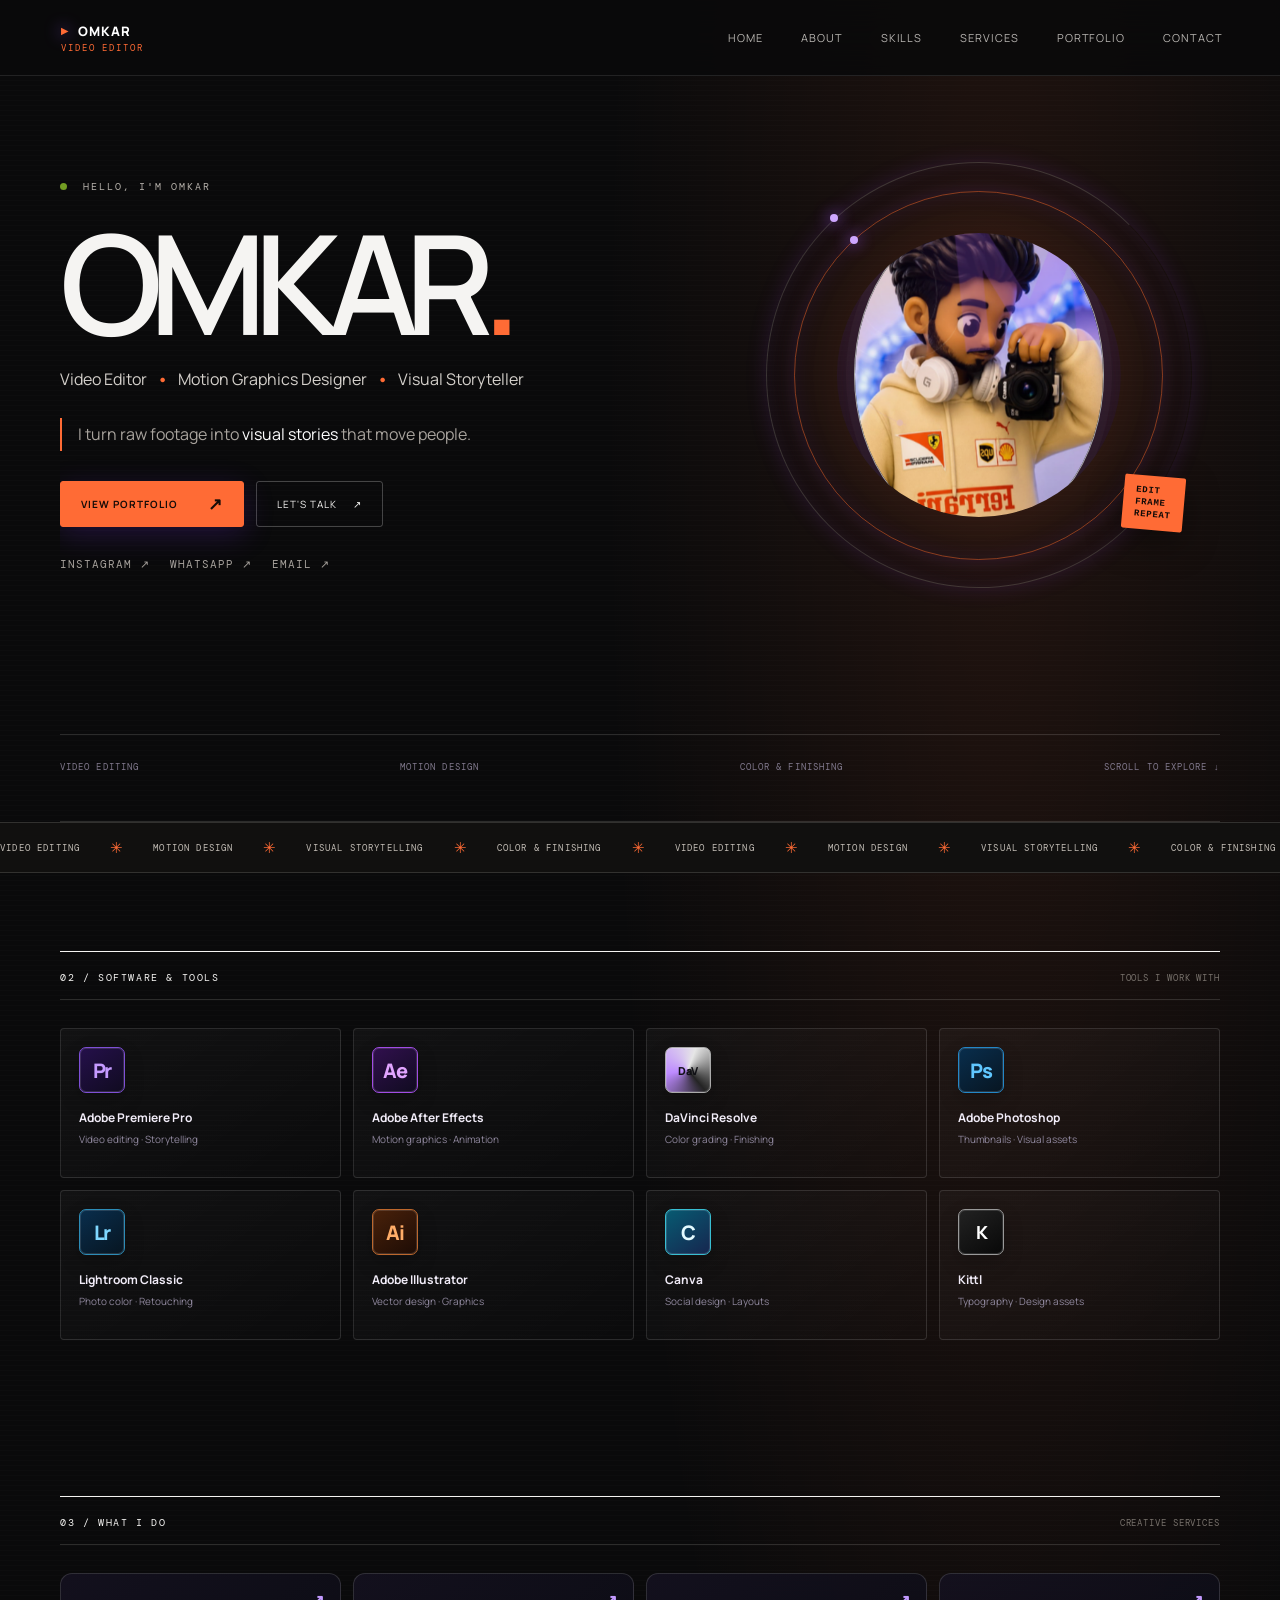
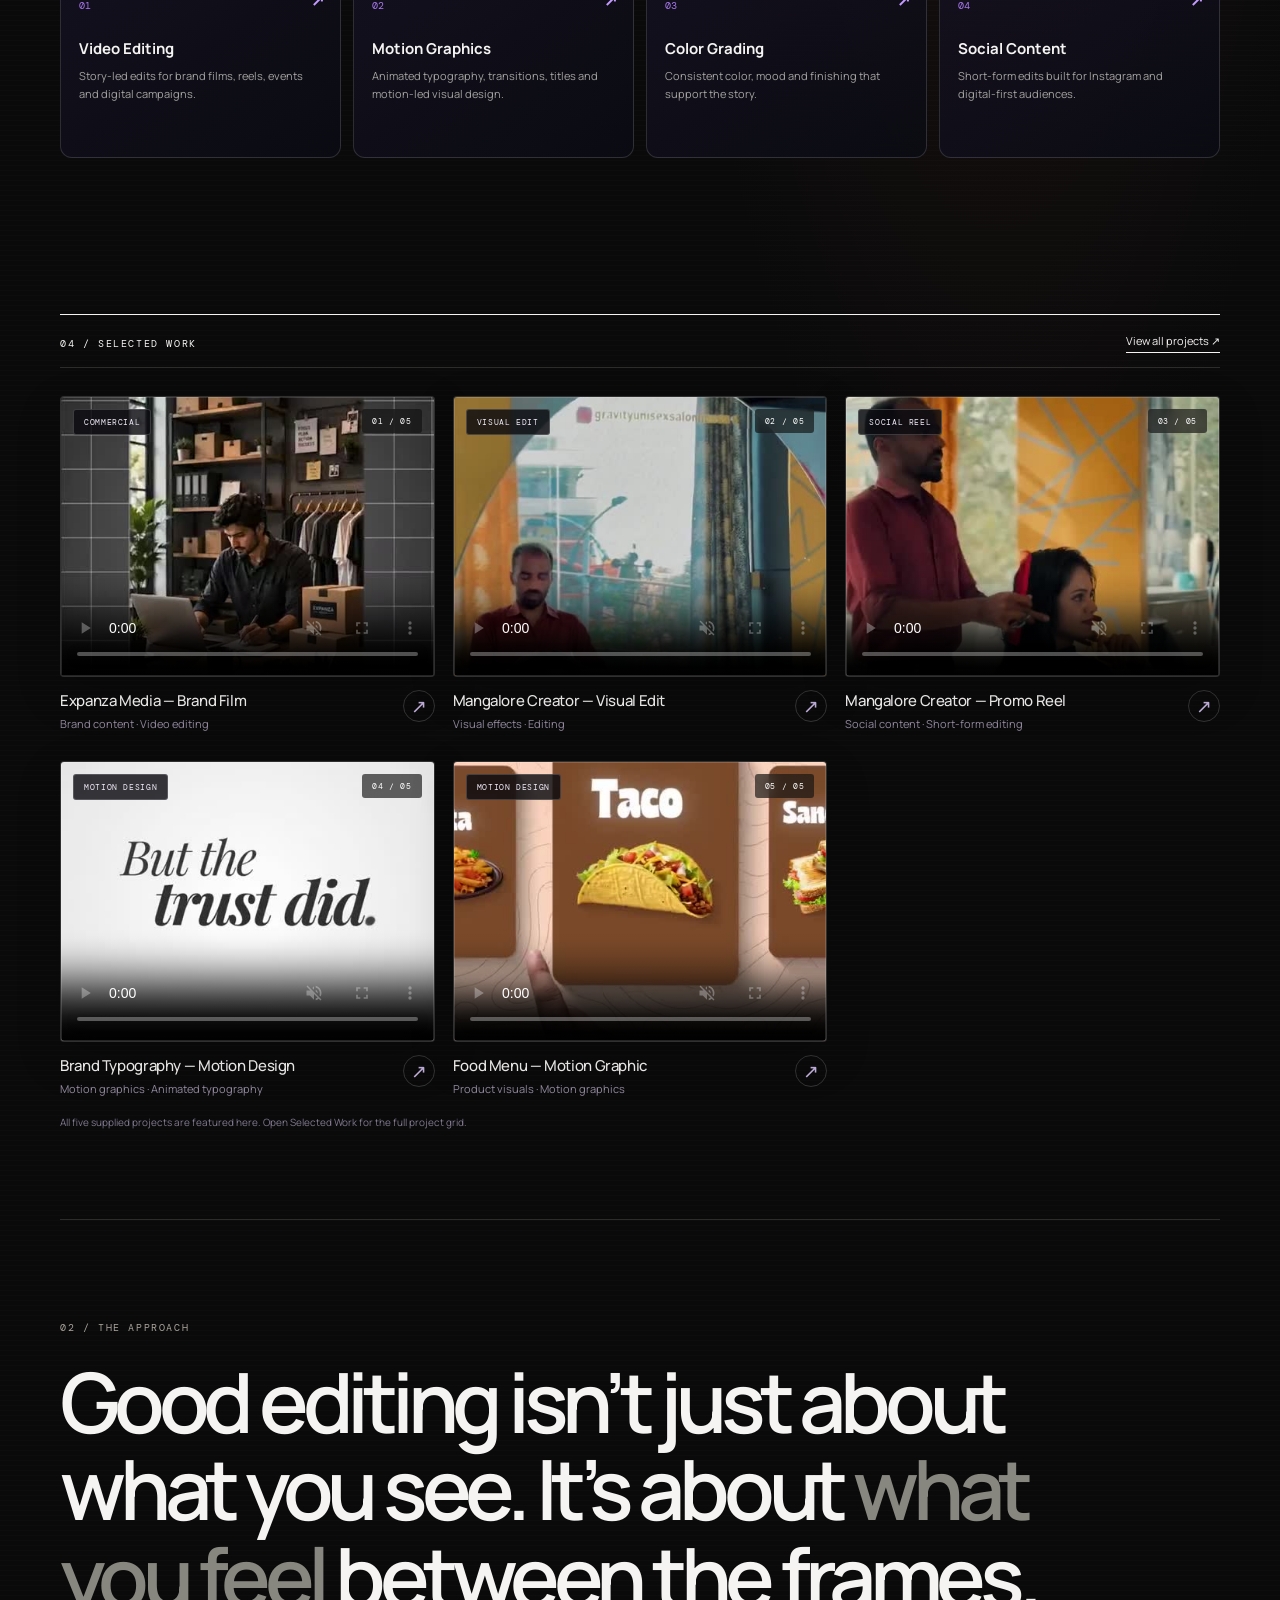
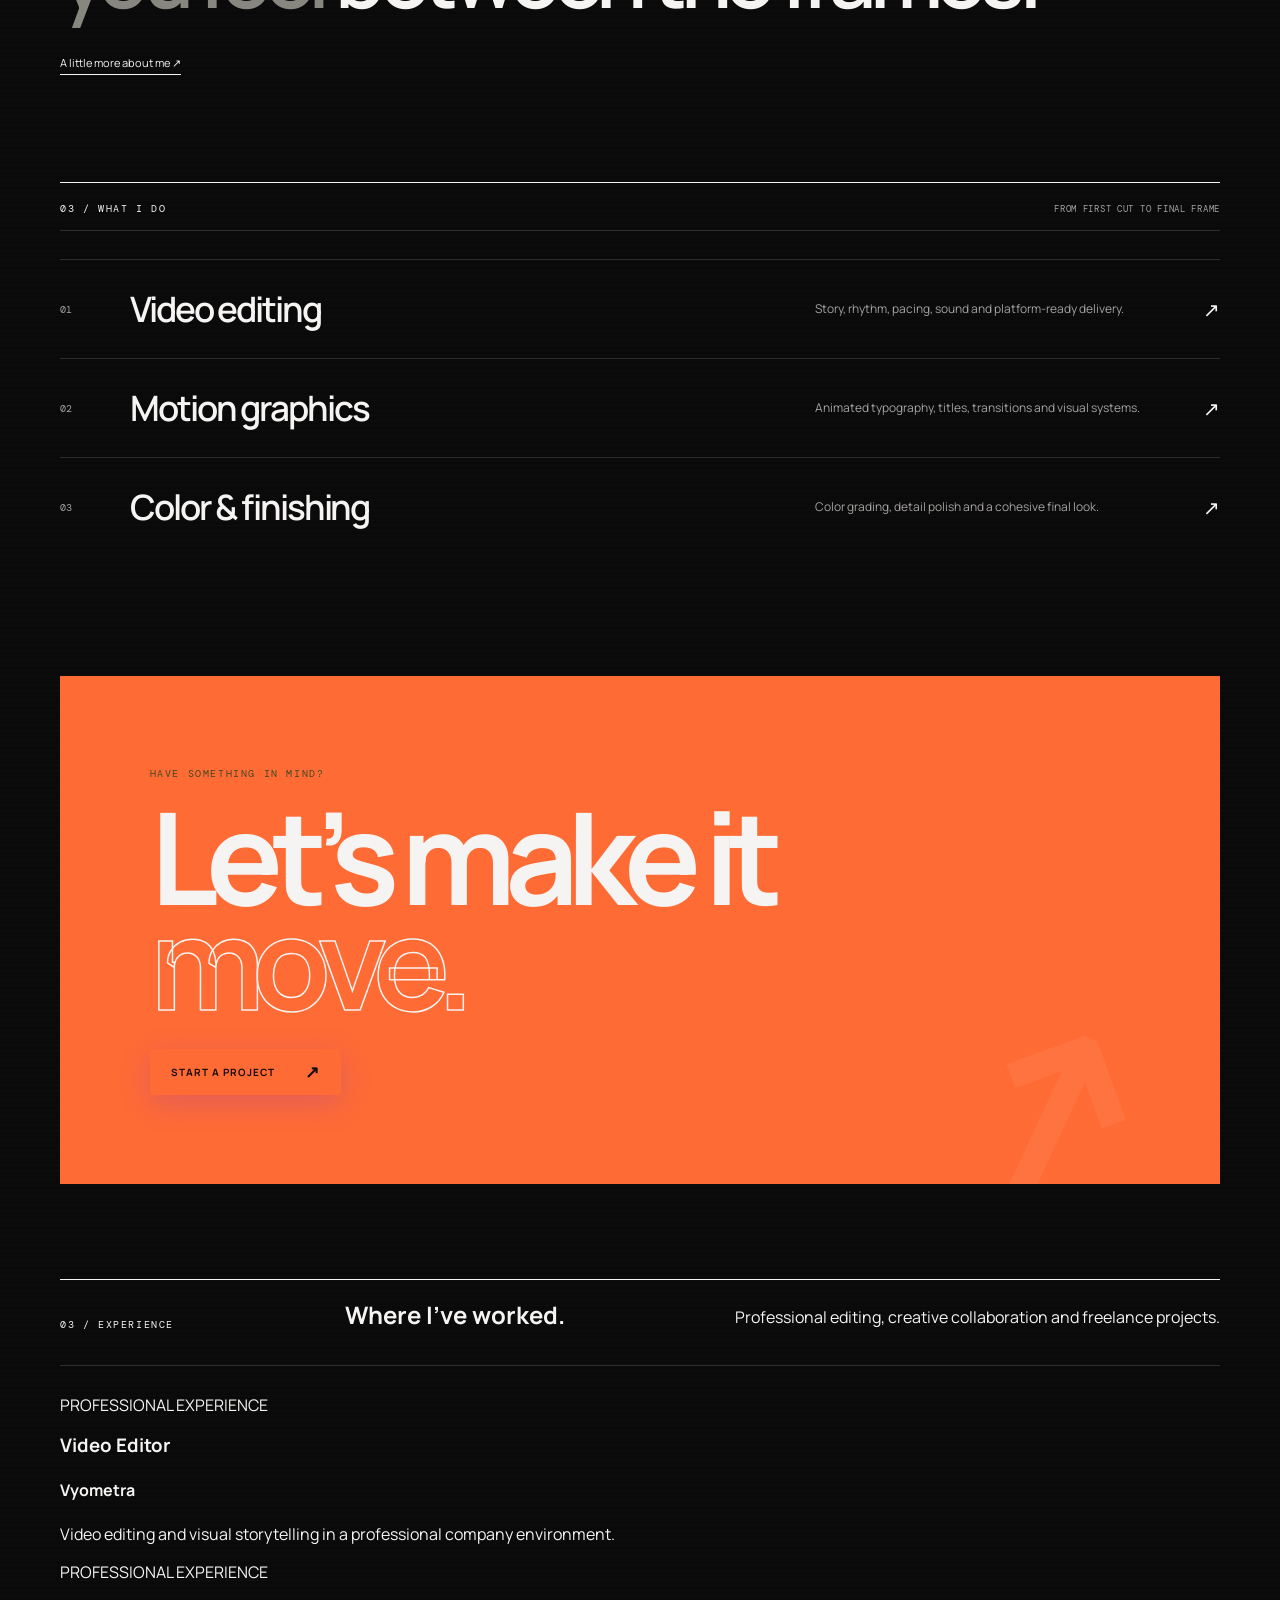
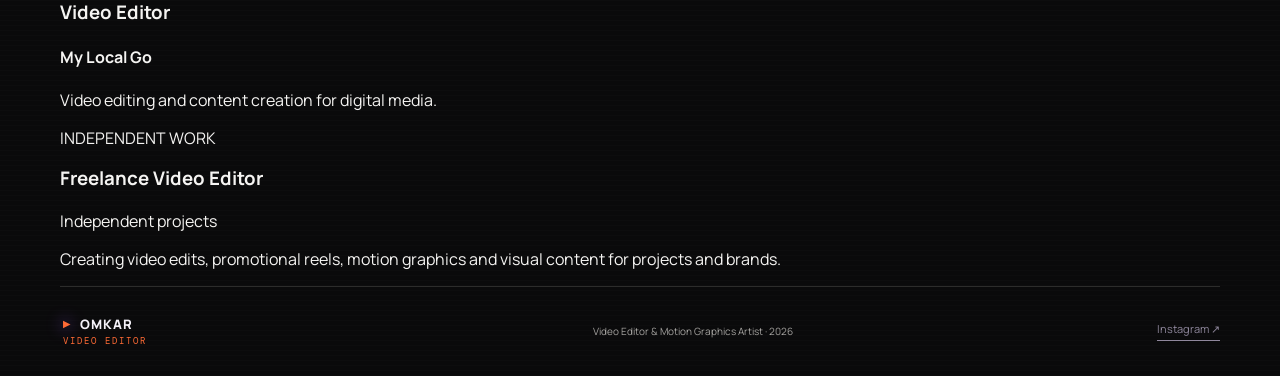
<file: index.html>
<!doctype html>
<html lang="en">
<head>
  <meta charset="utf-8">
  <meta name="viewport" content="width=device-width, initial-scale=1">
  <meta name="description" content="Omkar — video editing, motion design and visual storytelling.">
  <title>Omkar — Video Editor & Motion Designer</title>
  <link rel="stylesheet" href="style.css">
  <script src="script.js" defer></script>
</head>
<body>
  <header class="site-header">
    <a class="wordmark" href="index.html"><span class="brand-mark">▶</span> OMKAR<span class="wordmark-sub">VIDEO EDITOR</span></a>
    <button class="menu-toggle" aria-expanded="false" aria-controls="site-nav">Menu <span>＋</span></button>
    <nav id="site-nav" class="site-nav"><a href="index.html">Home</a><a href="about.html">About</a><a href="about.html#skills">Skills</a><a href="about.html#services">Services</a><a href="work.html">Portfolio</a><a href="contact.html">Contact</a></nav>
  </header>

  <main>
    <section class="hero hero-neo wrap">
      <div class="hero-portrait" aria-label="Illustrated editor portrait">
        <img src="assets/omkar-hero-circle.png" alt="Cartoon-style creator avatar wearing headphones and holding a camera">
        <span class="portrait-orbit orbit-one"></span><span class="portrait-orbit orbit-two"></span>
        <span class="portrait-sticker">EDIT<br>FRAME<br>REPEAT</span>
      </div>
      <div class="hero-copy">
        <p class="eyebrow"><span class="status-dot"></span> HELLO, I'M OMKAR</p>
        <h1>OMKAR<span class="hero-period">.</span></h1>
        <p class="hero-role">Video Editor <b>•</b> Motion Graphics Designer <b>•</b> Visual Storyteller</p>
        <p class="hero-tagline">I turn raw footage into <em>visual stories</em> that move people.</p>
        <div class="hero-actions">
          <a class="round-link" href="work.html">View portfolio <span>↗</span></a>
          <a class="outline-link" href="contact.html">Let's talk <span>↗</span></a>
        </div>
        <div class="hero-socials"><a href="https://www.instagram.com/motion__crafters/" target="_blank" rel="noreferrer">Instagram ↗</a><a href="https://wa.me/917619130296" target="_blank" rel="noreferrer">WhatsApp ↗</a><a href="mailto:pixelpoet57@gmail.com">Email ↗</a></div>
      </div>
      <div class="hero-visual">
        <div class="visual-orbit orbit-one"></div><div class="visual-orbit orbit-two"></div>
        <div class="hero-monogram">O<span>M</span></div>
        <div class="visual-caption"><span>EDIT. ANIMATE. INSPIRE.</span><span>INDEPENDENT CREATIVE</span></div>
        <div class="floating-tag tag-premiere">Pr <small>Premiere Pro</small></div>
        <div class="floating-tag tag-after">Ae <small>After Effects</small></div>
        <div class="floating-tag tag-davinci">◉ <small>DaVinci Resolve</small></div>
      </div>
      <div class="hero-note"><span>VIDEO EDITING</span><span>MOTION DESIGN</span><span>COLOR & FINISHING</span><span>SCROLL TO EXPLORE ↓</span></div>
    </section>

    <div class="marquee-band" aria-label="Video editing, motion design, visual storytelling">
      <div class="marquee-track"><span>VIDEO EDITING</span><b>✳</b><span>MOTION DESIGN</span><b>✳</b><span>VISUAL STORYTELLING</span><b>✳</b><span>COLOR & FINISHING</span><b>✳</b><span>VIDEO EDITING</span><b>✳</b><span>MOTION DESIGN</span><b>✳</b><span>VISUAL STORYTELLING</span><b>✳</b><span>COLOR & FINISHING</span><b>✳</b></div>
    </div>

    <section class="tools-section wrap" id="skills">
      <div class="section-heading"><p class="eyebrow">02 / SOFTWARE & TOOLS</p><span class="section-aside">TOOLS I WORK WITH</span></div>
      <div class="tool-grid">
        <div class="tool-card"><span class="tool-logo pr">Pr</span><h3>Adobe Premiere Pro</h3><p>Video editing · Storytelling</p></div>
        <div class="tool-card"><span class="tool-logo ae">Ae</span><h3>Adobe After Effects</h3><p>Motion graphics · Animation</p></div>
        <div class="tool-card"><span class="tool-logo dr">DaV</span><h3>DaVinci Resolve</h3><p>Color grading · Finishing</p></div>
        <div class="tool-card"><span class="tool-logo ps">Ps</span><h3>Adobe Photoshop</h3><p>Thumbnails · Visual assets</p></div>
        <div class="tool-card"><span class="tool-logo lr">Lr</span><h3>Lightroom Classic</h3><p>Photo color · Retouching</p></div>
        <div class="tool-card"><span class="tool-logo ai">Ai</span><h3>Adobe Illustrator</h3><p>Vector design · Graphics</p></div>
        <div class="tool-card"><span class="tool-logo canva">C</span><h3>Canva</h3><p>Social design · Layouts</p></div>
        <div class="tool-card"><span class="tool-logo kittl">K</span><h3>Kittl</h3><p>Typography · Design assets</p></div>
      </div>
    </section>
    <section class="services-section wrap" id="services">
      <div class="section-heading"><p class="eyebrow">03 / WHAT I DO</p><span class="section-aside">CREATIVE SERVICES</span></div>
      <div class="service-grid">
        <article class="service-card"><span>01</span><h3>Video Editing</h3><p>Story-led edits for brand films, reels, events and digital campaigns.</p><b>↗</b></article>
        <article class="service-card"><span>02</span><h3>Motion Graphics</h3><p>Animated typography, transitions, titles and motion-led visual design.</p><b>↗</b></article>
        <article class="service-card"><span>03</span><h3>Color Grading</h3><p>Consistent color, mood and finishing that support the story.</p><b>↗</b></article>
        <article class="service-card"><span>04</span><h3>Social Content</h3><p>Short-form edits built for Instagram and digital-first audiences.</p><b>↗</b></article>
      </div>
    </section>
    <section class="feature-section wrap">
      <div class="section-heading">
        <p class="eyebrow">04 / SELECTED WORK</p>
        <a class="text-link" href="work.html">View all projects ↗</a>
      </div>
      <div class="project-grid home-project-grid">
<article class="project-card actual-project" style="--card-index:0">
      <div class="video-frame">
        <video controls playsinline preload="metadata" poster="assets/thumbs/expanza-brand-film.jpg">
          <source src="assets/videos/expanza-brand-film.mp4" type="video/mp4">
          Your browser does not support embedded video.
        </video>
        <span class="video-category">Commercial</span>
        <span class="video-index">01 / 05</span>
      </div>
      <div class="project-caption"><div><h2>Expanza Media — Brand Film</h2><p>Brand content · Video editing</p></div><span class="caption-arrow">↗</span></div>
    </article>
<article class="project-card actual-project" style="--card-index:1">
      <div class="video-frame">
        <video controls playsinline preload="metadata" poster="assets/thumbs/mangalore-creator-visual-edit.jpg">
          <source src="assets/videos/mangalore-creator-visual-edit.mp4" type="video/mp4">
          Your browser does not support embedded video.
        </video>
        <span class="video-category">Visual Edit</span>
        <span class="video-index">02 / 05</span>
      </div>
      <div class="project-caption"><div><h2>Mangalore Creator — Visual Edit</h2><p>Visual effects · Editing</p></div><span class="caption-arrow">↗</span></div>
    </article>
<article class="project-card actual-project" style="--card-index:2">
      <div class="video-frame">
        <video controls playsinline preload="metadata" poster="assets/thumbs/mangalore-creator-promo-reel.jpg">
          <source src="assets/videos/mangalore-creator-promo-reel.mp4" type="video/mp4">
          Your browser does not support embedded video.
        </video>
        <span class="video-category">Social Reel</span>
        <span class="video-index">03 / 05</span>
      </div>
      <div class="project-caption"><div><h2>Mangalore Creator — Promo Reel</h2><p>Social content · Short-form editing</p></div><span class="caption-arrow">↗</span></div>
    </article>
<article class="project-card actual-project" style="--card-index:3">
      <div class="video-frame">
        <video controls playsinline preload="metadata" poster="assets/thumbs/brand-typography-motion.jpg">
          <source src="assets/videos/brand-typography-motion.mp4" type="video/mp4">
          Your browser does not support embedded video.
        </video>
        <span class="video-category">Motion Design</span>
        <span class="video-index">04 / 05</span>
      </div>
      <div class="project-caption"><div><h2>Brand Typography — Motion Design</h2><p>Motion graphics · Animated typography</p></div><span class="caption-arrow">↗</span></div>
    </article>
<article class="project-card actual-project" style="--card-index:4">
      <div class="video-frame">
        <video controls playsinline preload="metadata" poster="assets/thumbs/food-menu-motion.jpg">
          <source src="assets/videos/food-menu-motion.mp4" type="video/mp4">
          Your browser does not support embedded video.
        </video>
        <span class="video-category">Motion Design</span>
        <span class="video-index">05 / 05</span>
      </div>
      <div class="project-caption"><div><h2>Food Menu — Motion Graphic</h2><p>Product visuals · Motion graphics</p></div><span class="caption-arrow">↗</span></div>
    </article>
      </div>
      <p class="small-note">All five supplied projects are featured here. Open Selected Work for the full project grid.</p>
    </section>

    <section class="statement wrap">
      <p class="eyebrow">02 / THE APPROACH</p>
      <p class="statement-copy">Good editing isn’t just about what you see. It’s about <span>what you feel</span> between the frames.</p>
      <a class="text-link" href="about.html">A little more about me ↗</a>
    </section>

    <section class="services wrap">
      <div class="section-heading"><p class="eyebrow">03 / WHAT I DO</p><span class="muted">FROM FIRST CUT TO FINAL FRAME</span></div>
      <div class="service-row"><span class="service-number">01</span><h2>Video editing</h2><p>Story, rhythm, pacing, sound and platform-ready delivery.</p><span class="service-symbol">↗</span></div>
      <div class="service-row"><span class="service-number">02</span><h2>Motion graphics</h2><p>Animated typography, titles, transitions and visual systems.</p><span class="service-symbol">↗</span></div>
      <div class="service-row"><span class="service-number">03</span><h2>Color & finishing</h2><p>Color grading, detail polish and a cohesive final look.</p><span class="service-symbol">↗</span></div>
    </section>

    <section class="contact-strip wrap">
      <p class="eyebrow">HAVE SOMETHING IN MIND?</p>
      <h2>Let’s make it<br><span>move.</span></h2>
      <a class="round-link dark-round" href="contact.html">Start a project <span>↗</span></a>
    </section>
        <section class="experience-section wrap" id="experience">
      <div class="section-heading">
        <p class="eyebrow">03 / EXPERIENCE</p>
        <h2>Where I've <span>worked.</span></h2>
        <p class="section-intro">Professional editing, creative collaboration and freelance projects.</p>
      </div>

      <div class="experience-timeline">
        <article class="experience-item">
          <span class="experience-dot"></span>
          <div class="experience-card">
            <p class="experience-type">PROFESSIONAL EXPERIENCE</p>
            <h3>Video Editor</h3>
            <h4>Vyometra</h4>
            <p>Video editing and visual storytelling in a professional company environment.</p>
          </div>
        </article>

        <article class="experience-item">
          <span class="experience-dot"></span>
          <div class="experience-card">
            <p class="experience-type">PROFESSIONAL EXPERIENCE</p>
            <h3>Video Editor</h3>
            <h4>My Local Go</h4>
            <p>Video editing and content creation for digital media.</p>
          </div>
        </article>

        <article class="experience-item">
          <span class="experience-dot"></span>
          <div class="experience-card">
            <p class="experience-type">INDEPENDENT WORK</p>
            <h3>Freelance Video Editor</h3>
            <p class="experience-date">Independent projects</p>
            <p>Creating video edits, promotional reels, motion graphics and visual content for projects and brands.</p>
          </div>
        </article>
      </div>
    </section>
  </main>
  <footer class="site-footer wrap"><a class="wordmark" href="index.html"><span class="brand-mark">▶</span> OMKAR<span class="wordmark-sub">VIDEO EDITOR</span></a><p>Video Editor & Motion Graphics Artist · <span id="year"></span></p><a class="text-link" href="https://www.instagram.com/motion__crafters/" target="_blank" rel="noreferrer">Instagram ↗</a></footer>
</body>
</html>
</file>
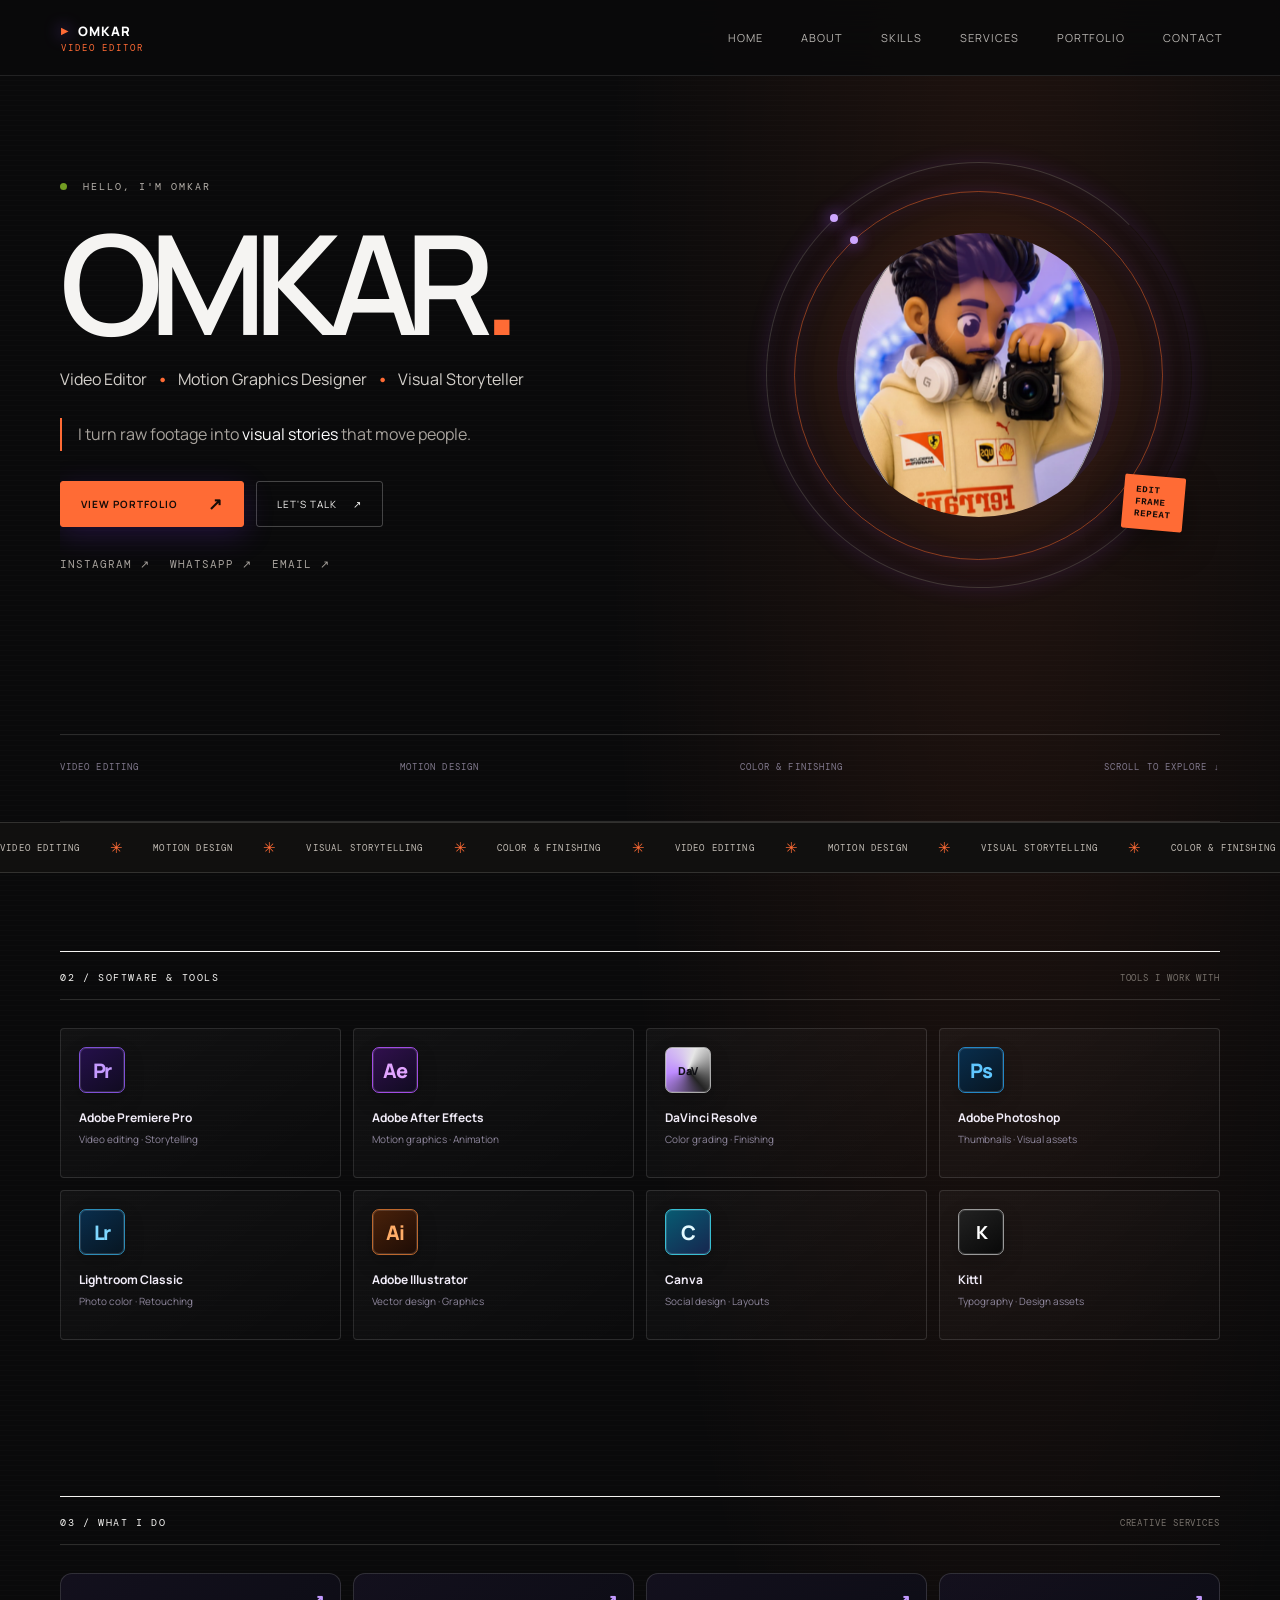
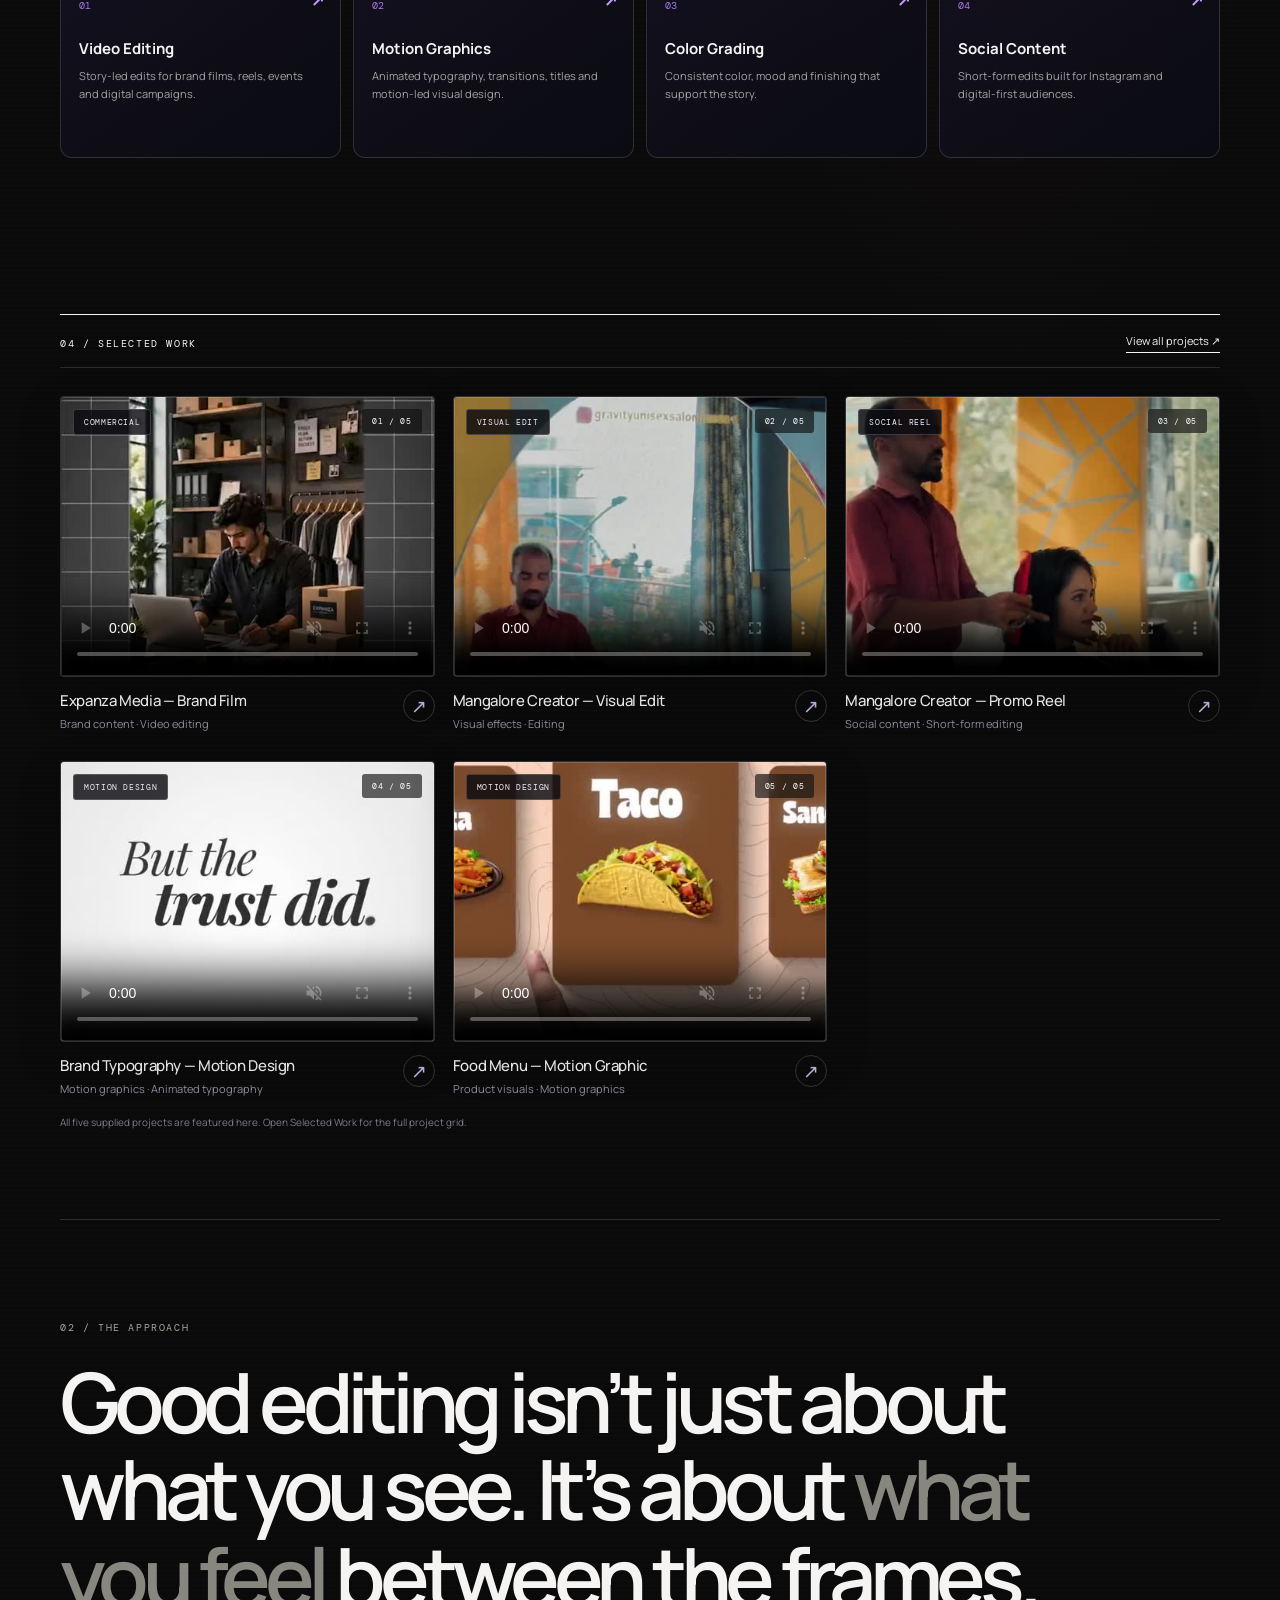
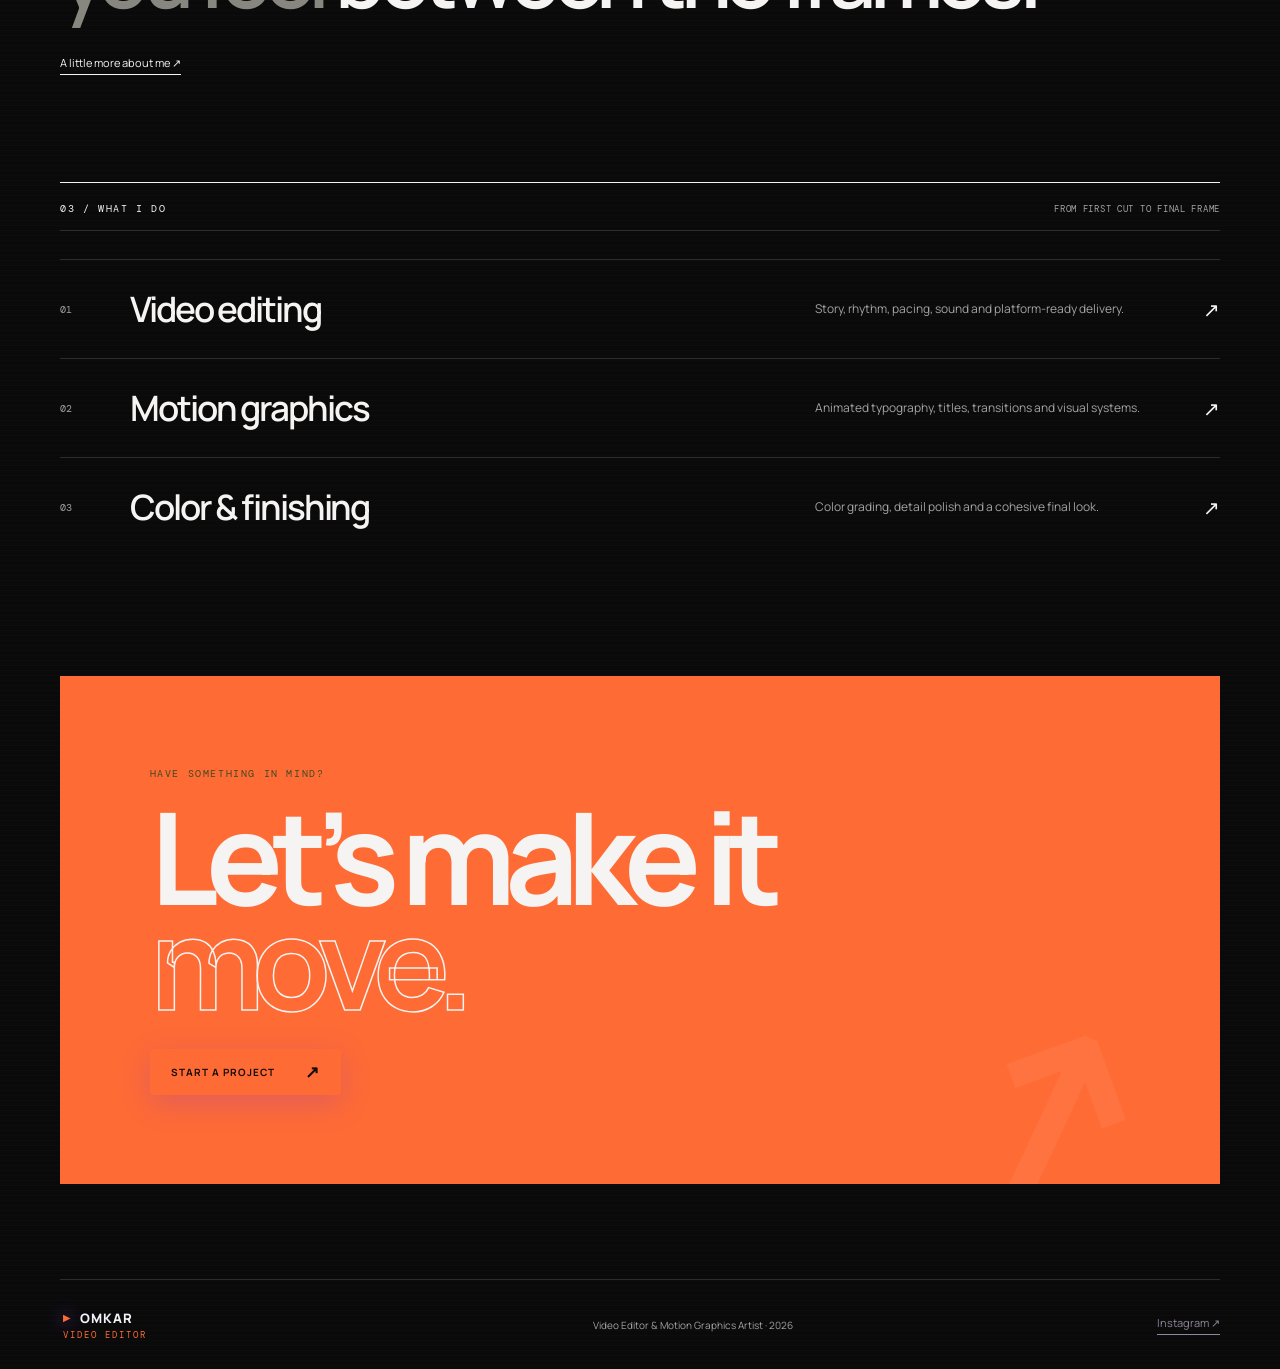
<file: omkar-personal-portfolio/index.html>
<!doctype html>
<html lang="en">
<head>
  <meta charset="utf-8">
  <meta name="viewport" content="width=device-width, initial-scale=1">
  <meta name="description" content="Omkar — video editing, motion design and visual storytelling.">
  <title>Omkar — Video Editor & Motion Designer</title>
  <link rel="stylesheet" href="assets/style.css">
  <script src="assets/script.js" defer></script>
</head>
<body>
  <header class="site-header">
    <a class="wordmark" href="index.html"><span class="brand-mark">▶</span> OMKAR<span class="wordmark-sub">VIDEO EDITOR</span></a>
    <button class="menu-toggle" aria-expanded="false" aria-controls="site-nav">Menu <span>＋</span></button>
    <nav id="site-nav" class="site-nav"><a href="index.html">Home</a><a href="about.html">About</a><a href="about.html#skills">Skills</a><a href="about.html#services">Services</a><a href="work.html">Portfolio</a><a href="contact.html">Contact</a></nav>
  </header>

  <main>
    <section class="hero hero-neo wrap">
      <div class="hero-portrait" aria-label="Illustrated editor portrait">
        <img src="assets/omkar-hero-circle.png" alt="Cartoon-style creator avatar wearing headphones and holding a camera">
        <span class="portrait-orbit orbit-one"></span><span class="portrait-orbit orbit-two"></span>
        <span class="portrait-sticker">EDIT<br>FRAME<br>REPEAT</span>
      </div>
      <div class="hero-copy">
        <p class="eyebrow"><span class="status-dot"></span> HELLO, I'M OMKAR</p>
        <h1>OMKAR<span class="hero-period">.</span></h1>
        <p class="hero-role">Video Editor <b>•</b> Motion Graphics Designer <b>•</b> Visual Storyteller</p>
        <p class="hero-tagline">I turn raw footage into <em>visual stories</em> that move people.</p>
        <div class="hero-actions">
          <a class="round-link" href="work.html">View portfolio <span>↗</span></a>
          <a class="outline-link" href="contact.html">Let's talk <span>↗</span></a>
        </div>
        <div class="hero-socials"><a href="https://www.instagram.com/motion__crafters/" target="_blank" rel="noreferrer">Instagram ↗</a><a href="https://wa.me/917619130296" target="_blank" rel="noreferrer">WhatsApp ↗</a><a href="mailto:pixelpoet57@gmail.com">Email ↗</a></div>
      </div>
      <div class="hero-visual">
        <div class="visual-orbit orbit-one"></div><div class="visual-orbit orbit-two"></div>
        <div class="hero-monogram">O<span>M</span></div>
        <div class="visual-caption"><span>EDIT. ANIMATE. INSPIRE.</span><span>INDEPENDENT CREATIVE</span></div>
        <div class="floating-tag tag-premiere">Pr <small>Premiere Pro</small></div>
        <div class="floating-tag tag-after">Ae <small>After Effects</small></div>
        <div class="floating-tag tag-davinci">◉ <small>DaVinci Resolve</small></div>
      </div>
      <div class="hero-note"><span>VIDEO EDITING</span><span>MOTION DESIGN</span><span>COLOR & FINISHING</span><span>SCROLL TO EXPLORE ↓</span></div>
    </section>

    <div class="marquee-band" aria-label="Video editing, motion design, visual storytelling">
      <div class="marquee-track"><span>VIDEO EDITING</span><b>✳</b><span>MOTION DESIGN</span><b>✳</b><span>VISUAL STORYTELLING</span><b>✳</b><span>COLOR & FINISHING</span><b>✳</b><span>VIDEO EDITING</span><b>✳</b><span>MOTION DESIGN</span><b>✳</b><span>VISUAL STORYTELLING</span><b>✳</b><span>COLOR & FINISHING</span><b>✳</b></div>
    </div>

    <section class="tools-section wrap" id="skills">
      <div class="section-heading"><p class="eyebrow">02 / SOFTWARE & TOOLS</p><span class="section-aside">TOOLS I WORK WITH</span></div>
      <div class="tool-grid">
        <div class="tool-card"><span class="tool-logo pr">Pr</span><h3>Adobe Premiere Pro</h3><p>Video editing · Storytelling</p></div>
        <div class="tool-card"><span class="tool-logo ae">Ae</span><h3>Adobe After Effects</h3><p>Motion graphics · Animation</p></div>
        <div class="tool-card"><span class="tool-logo dr">DaV</span><h3>DaVinci Resolve</h3><p>Color grading · Finishing</p></div>
        <div class="tool-card"><span class="tool-logo ps">Ps</span><h3>Adobe Photoshop</h3><p>Thumbnails · Visual assets</p></div>
        <div class="tool-card"><span class="tool-logo lr">Lr</span><h3>Lightroom Classic</h3><p>Photo color · Retouching</p></div>
        <div class="tool-card"><span class="tool-logo ai">Ai</span><h3>Adobe Illustrator</h3><p>Vector design · Graphics</p></div>
        <div class="tool-card"><span class="tool-logo canva">C</span><h3>Canva</h3><p>Social design · Layouts</p></div>
        <div class="tool-card"><span class="tool-logo kittl">K</span><h3>Kittl</h3><p>Typography · Design assets</p></div>
      </div>
    </section>
    <section class="services-section wrap" id="services">
      <div class="section-heading"><p class="eyebrow">03 / WHAT I DO</p><span class="section-aside">CREATIVE SERVICES</span></div>
      <div class="service-grid">
        <article class="service-card"><span>01</span><h3>Video Editing</h3><p>Story-led edits for brand films, reels, events and digital campaigns.</p><b>↗</b></article>
        <article class="service-card"><span>02</span><h3>Motion Graphics</h3><p>Animated typography, transitions, titles and motion-led visual design.</p><b>↗</b></article>
        <article class="service-card"><span>03</span><h3>Color Grading</h3><p>Consistent color, mood and finishing that support the story.</p><b>↗</b></article>
        <article class="service-card"><span>04</span><h3>Social Content</h3><p>Short-form edits built for Instagram and digital-first audiences.</p><b>↗</b></article>
      </div>
    </section>
    <section class="feature-section wrap">
      <div class="section-heading">
        <p class="eyebrow">04 / SELECTED WORK</p>
        <a class="text-link" href="work.html">View all projects ↗</a>
      </div>
      <div class="project-grid home-project-grid">
<article class="project-card actual-project" style="--card-index:0">
      <div class="video-frame">
        <video controls playsinline preload="metadata" poster="assets/thumbs/expanza-brand-film.jpg">
          <source src="assets/videos/expanza-brand-film.mp4" type="video/mp4">
          Your browser does not support embedded video.
        </video>
        <span class="video-category">Commercial</span>
        <span class="video-index">01 / 05</span>
      </div>
      <div class="project-caption"><div><h2>Expanza Media — Brand Film</h2><p>Brand content · Video editing</p></div><span class="caption-arrow">↗</span></div>
    </article>
<article class="project-card actual-project" style="--card-index:1">
      <div class="video-frame">
        <video controls playsinline preload="metadata" poster="assets/thumbs/mangalore-creator-visual-edit.jpg">
          <source src="assets/videos/mangalore-creator-visual-edit.mp4" type="video/mp4">
          Your browser does not support embedded video.
        </video>
        <span class="video-category">Visual Edit</span>
        <span class="video-index">02 / 05</span>
      </div>
      <div class="project-caption"><div><h2>Mangalore Creator — Visual Edit</h2><p>Visual effects · Editing</p></div><span class="caption-arrow">↗</span></div>
    </article>
<article class="project-card actual-project" style="--card-index:2">
      <div class="video-frame">
        <video controls playsinline preload="metadata" poster="assets/thumbs/mangalore-creator-promo-reel.jpg">
          <source src="assets/videos/mangalore-creator-promo-reel.mp4" type="video/mp4">
          Your browser does not support embedded video.
        </video>
        <span class="video-category">Social Reel</span>
        <span class="video-index">03 / 05</span>
      </div>
      <div class="project-caption"><div><h2>Mangalore Creator — Promo Reel</h2><p>Social content · Short-form editing</p></div><span class="caption-arrow">↗</span></div>
    </article>
<article class="project-card actual-project" style="--card-index:3">
      <div class="video-frame">
        <video controls playsinline preload="metadata" poster="assets/thumbs/brand-typography-motion.jpg">
          <source src="assets/videos/brand-typography-motion.mp4" type="video/mp4">
          Your browser does not support embedded video.
        </video>
        <span class="video-category">Motion Design</span>
        <span class="video-index">04 / 05</span>
      </div>
      <div class="project-caption"><div><h2>Brand Typography — Motion Design</h2><p>Motion graphics · Animated typography</p></div><span class="caption-arrow">↗</span></div>
    </article>
<article class="project-card actual-project" style="--card-index:4">
      <div class="video-frame">
        <video controls playsinline preload="metadata" poster="assets/thumbs/food-menu-motion.jpg">
          <source src="assets/videos/food-menu-motion.mp4" type="video/mp4">
          Your browser does not support embedded video.
        </video>
        <span class="video-category">Motion Design</span>
        <span class="video-index">05 / 05</span>
      </div>
      <div class="project-caption"><div><h2>Food Menu — Motion Graphic</h2><p>Product visuals · Motion graphics</p></div><span class="caption-arrow">↗</span></div>
    </article>
      </div>
      <p class="small-note">All five supplied projects are featured here. Open Selected Work for the full project grid.</p>
    </section>

    <section class="statement wrap">
      <p class="eyebrow">02 / THE APPROACH</p>
      <p class="statement-copy">Good editing isn’t just about what you see. It’s about <span>what you feel</span> between the frames.</p>
      <a class="text-link" href="about.html">A little more about me ↗</a>
    </section>

    <section class="services wrap">
      <div class="section-heading"><p class="eyebrow">03 / WHAT I DO</p><span class="muted">FROM FIRST CUT TO FINAL FRAME</span></div>
      <div class="service-row"><span class="service-number">01</span><h2>Video editing</h2><p>Story, rhythm, pacing, sound and platform-ready delivery.</p><span class="service-symbol">↗</span></div>
      <div class="service-row"><span class="service-number">02</span><h2>Motion graphics</h2><p>Animated typography, titles, transitions and visual systems.</p><span class="service-symbol">↗</span></div>
      <div class="service-row"><span class="service-number">03</span><h2>Color & finishing</h2><p>Color grading, detail polish and a cohesive final look.</p><span class="service-symbol">↗</span></div>
    </section>

    <section class="contact-strip wrap">
      <p class="eyebrow">HAVE SOMETHING IN MIND?</p>
      <h2>Let’s make it<br><span>move.</span></h2>
      <a class="round-link dark-round" href="contact.html">Start a project <span>↗</span></a>
    </section>
  </main>

  <footer class="site-footer wrap"><a class="wordmark" href="index.html"><span class="brand-mark">▶</span> OMKAR<span class="wordmark-sub">VIDEO EDITOR</span></a><p>Video Editor & Motion Graphics Artist · <span id="year"></span></p><a class="text-link" href="https://www.instagram.com/motion__crafters/" target="_blank" rel="noreferrer">Instagram ↗</a></footer>
</body>
</html>
</file>
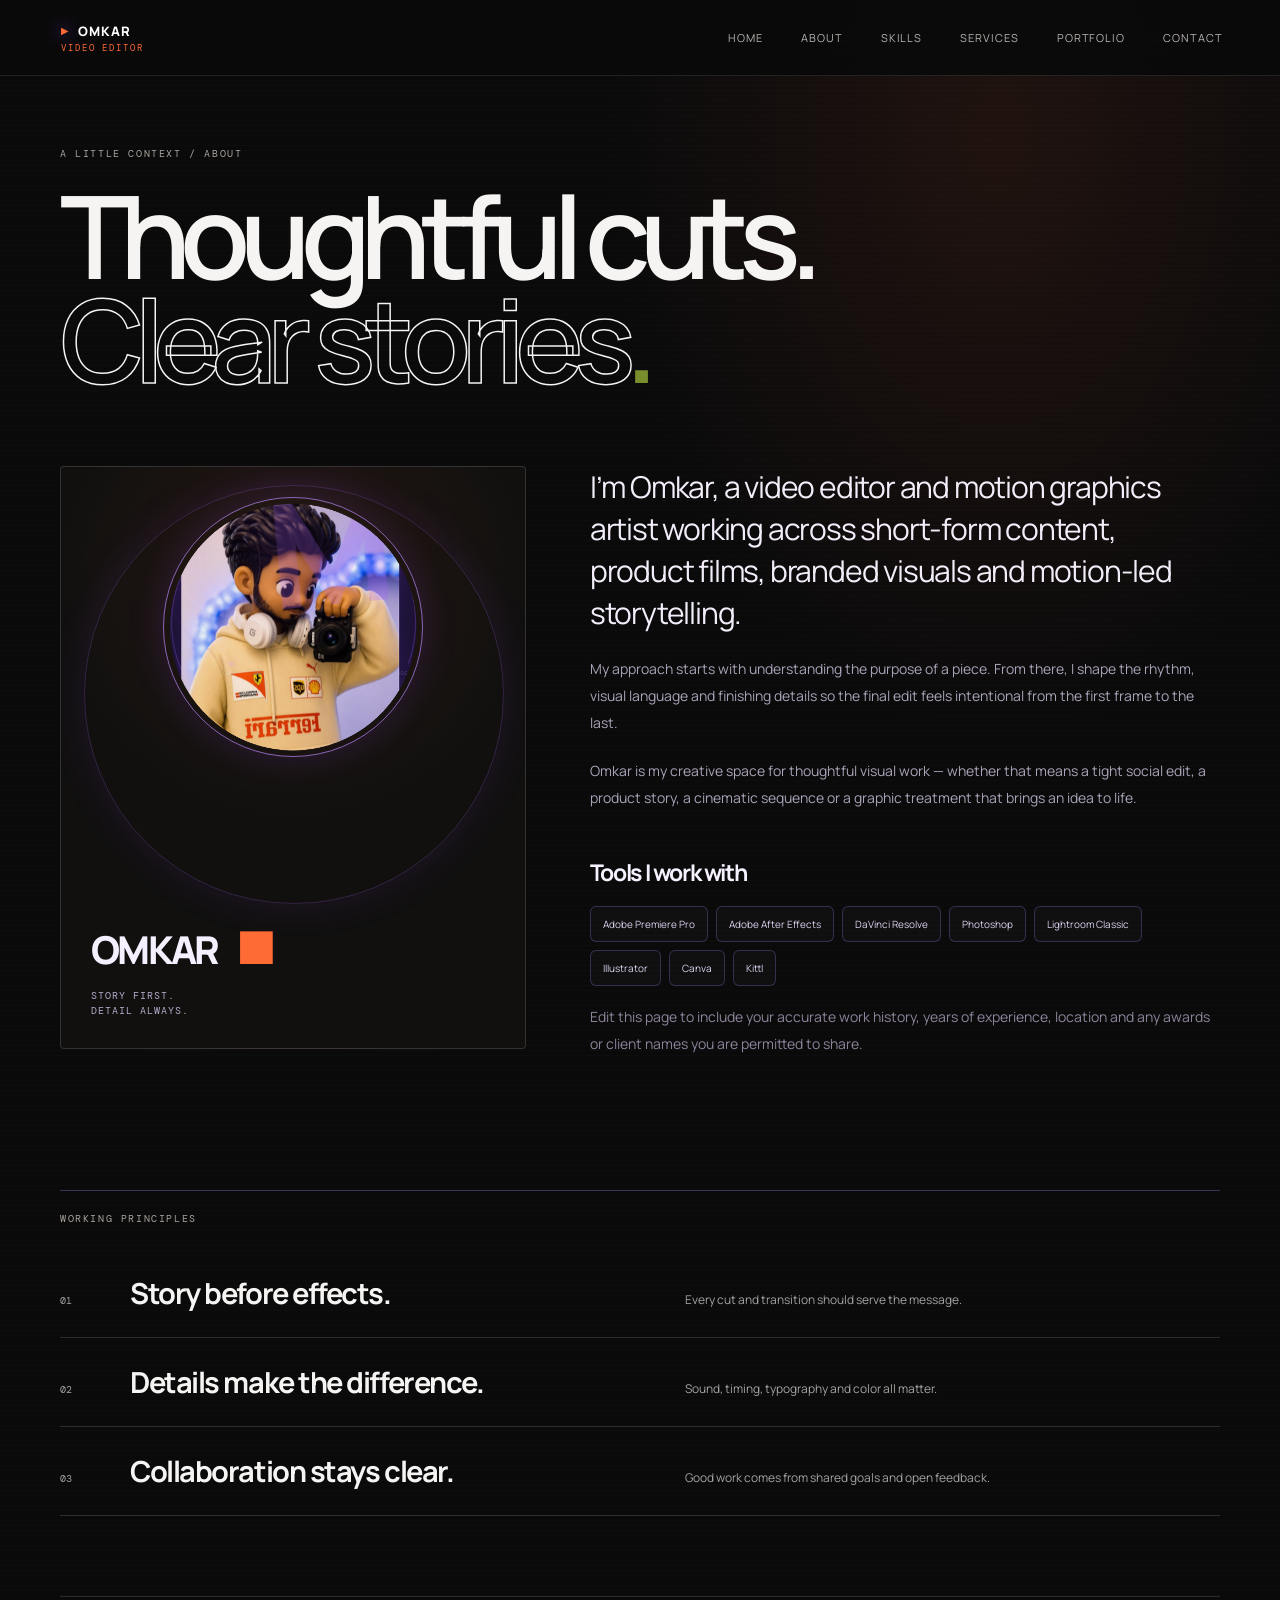
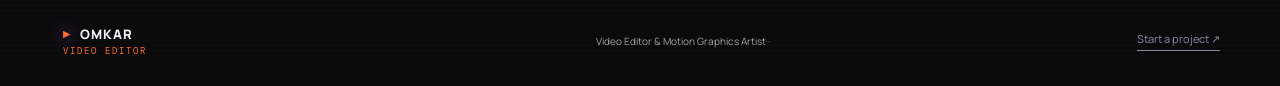
<file: about.html>
<!doctype html>
<html lang="en">
<head>
  <meta charset="utf-8"><meta name="viewport" content="width=device-width, initial-scale=1">
  <meta name="description" content="About Omkar, a video editor and motion graphics artist.">
  <title>About — Omkar</title>
  <link rel="stylesheet" href="assets/style.css"><script src="assets/script.js" defer></script>
</head>
<body>
  <header class="site-header"><a class="wordmark" href="index.html"><span class="brand-mark">▶</span> OMKAR<span class="wordmark-sub">VIDEO EDITOR</span></a><button class="menu-toggle" aria-expanded="false" aria-controls="site-nav">Menu <span>＋</span></button><nav id="site-nav" class="site-nav"><a href="index.html">Home</a><a href="about.html">About</a><a href="about.html#skills">Skills</a><a href="about.html#services">Services</a><a href="work.html">Portfolio</a><a href="contact.html">Contact</a></nav></header>
  <main class="wrap page-main" id="skills">
    <p class="eyebrow">A LITTLE CONTEXT / ABOUT</p>
    <h1 class="page-title">Thoughtful cuts.<br><span class="outline-type">Clear stories</span><span class="period">.</span></h1>
    <div class="about-layout">
      <div class="about-mark">
        <div class="about-avatar"><img src="assets/omkar-hero-circle.png" alt="Omkar's illustrated creator avatar"></div>
        <span class="about-mark-title">OMKAR<span class="about-mark-dot">.</span></span>
        <p>STORY FIRST.<br>DETAIL ALWAYS.</p>
      </div>
      <div class="about-copy">
        <p class="lead">I’m Omkar, a video editor and motion graphics artist working across short-form content, product films, branded visuals and motion-led storytelling.</p>
        <p>My approach starts with understanding the purpose of a piece. From there, I shape the rhythm, visual language and finishing details so the final edit feels intentional from the first frame to the last.</p>
        <p>Omkar is my creative space for thoughtful visual work — whether that means a tight social edit, a product story, a cinematic sequence or a graphic treatment that brings an idea to life.</p>
        <h2>Tools I work with</h2>
        <div class="tool-list"><span>Adobe Premiere Pro</span><span>Adobe After Effects</span><span>DaVinci Resolve</span><span>Photoshop</span><span>Lightroom Classic</span><span>Illustrator</span><span>Canva</span><span>Kittl</span></div>
        <p class="small-note">Edit this page to include your accurate work history, years of experience, location and any awards or client names you are permitted to share.</p>
      </div>
    </div>
    <section class="about-principles"><p class="eyebrow">WORKING PRINCIPLES</p><div class="principle"><span>01</span><h3>Story before effects.</h3><p>Every cut and transition should serve the message.</p></div><div class="principle"><span>02</span><h3>Details make the difference.</h3><p>Sound, timing, typography and color all matter.</p></div><div class="principle"><span>03</span><h3>Collaboration stays clear.</h3><p>Good work comes from shared goals and open feedback.</p></div></section>
  </main>
  <footer class="site-footer wrap"><a class="wordmark" href="index.html"><span class="brand-mark">▶</span> OMKAR<span class="wordmark-sub">VIDEO EDITOR</span></a><p>Video Editor & Motion Graphics Artist · <span id="year"></span></p><a class="text-link" href="contact.html">Start a project ↗</a></footer>
</body>
</html>
</file>
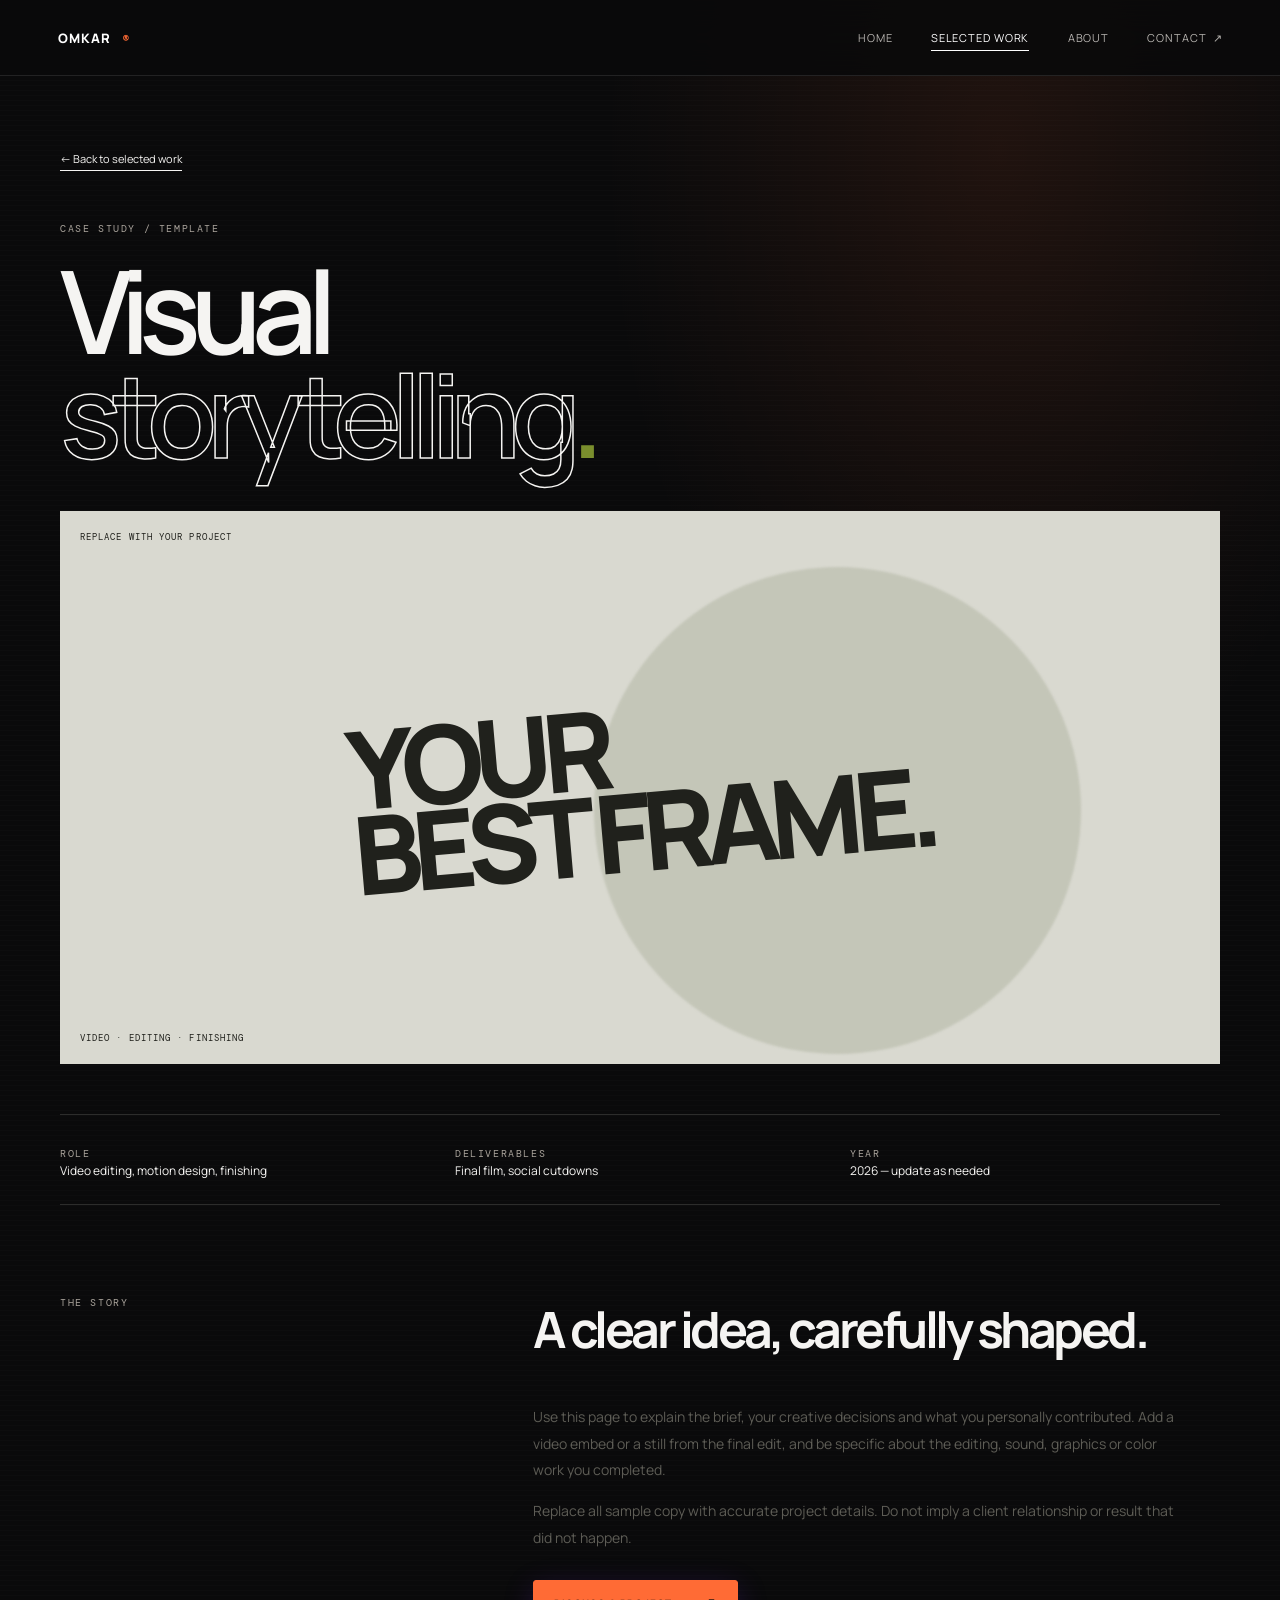
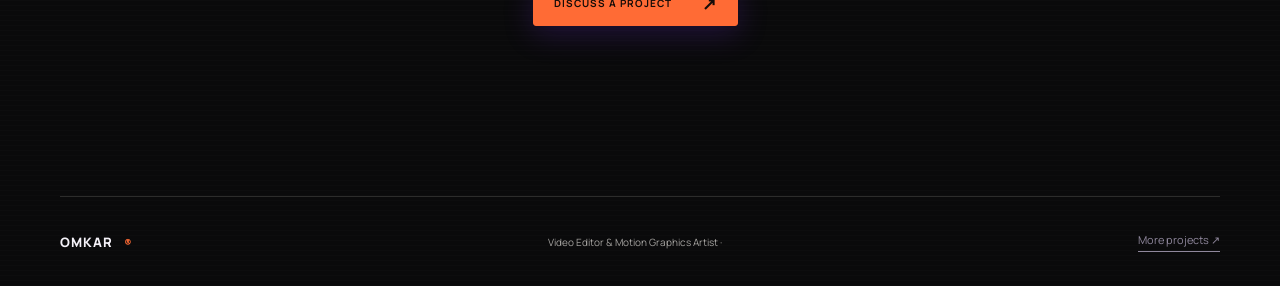
<file: case-study.html>
<!doctype html>
<html lang="en">
<head>
  <meta charset="utf-8"><meta name="viewport" content="width=device-width, initial-scale=1">
  <meta name="description" content="Project case study template for Omkar.">
  <title>Project Case Study — Omkar</title>
  <link rel="stylesheet" href="assets/style.css"><script src="assets/script.js" defer></script>
</head>
<body>
  <header class="site-header"><a class="wordmark" href="index.html">OMKAR<span>®</span></a><button class="menu-toggle" aria-expanded="false" aria-controls="site-nav">Menu <span>＋</span></button><nav id="site-nav" class="site-nav"><a href="index.html">Home</a><a class="active" href="work.html">Selected work</a><a href="about.html">About</a><a href="contact.html">Contact <span class="arrow">↗</span></a></nav></header>
  <main class="wrap page-main">
    <a class="text-link back-link" href="work.html">← Back to selected work</a>
    <p class="eyebrow">CASE STUDY / TEMPLATE</p>
    <h1 class="page-title">Visual<br><span class="outline-type">storytelling</span><span class="period">.</span></h1>
    <div class="case-art project-art art-film"><span class="art-label">REPLACE WITH YOUR PROJECT</span><span class="art-big">YOUR<br>BEST FRAME.</span><span class="art-small">VIDEO · EDITING · FINISHING</span></div>
    <div class="case-meta"><div><span class="eyebrow">ROLE</span><p>Video editing, motion design, finishing</p></div><div><span class="eyebrow">DELIVERABLES</span><p>Final film, social cutdowns</p></div><div><span class="eyebrow">YEAR</span><p>2026 — update as needed</p></div></div>
    <div class="case-story"><p class="eyebrow">THE STORY</p><div><h2>A clear idea, carefully shaped.</h2><p>Use this page to explain the brief, your creative decisions and what you personally contributed. Add a video embed or a still from the final edit, and be specific about the editing, sound, graphics or color work you completed.</p><p>Replace all sample copy with accurate project details. Do not imply a client relationship or result that did not happen.</p><a class="round-link" href="contact.html">Discuss a project <span>↗</span></a></div></div>
  </main>
  <footer class="site-footer wrap"><a class="wordmark" href="index.html">OMKAR<span>®</span></a><p>Video Editor & Motion Graphics Artist · <span id="year"></span></p><a class="text-link" href="work.html">More projects ↗</a></footer>
</body>
</html>
</file>
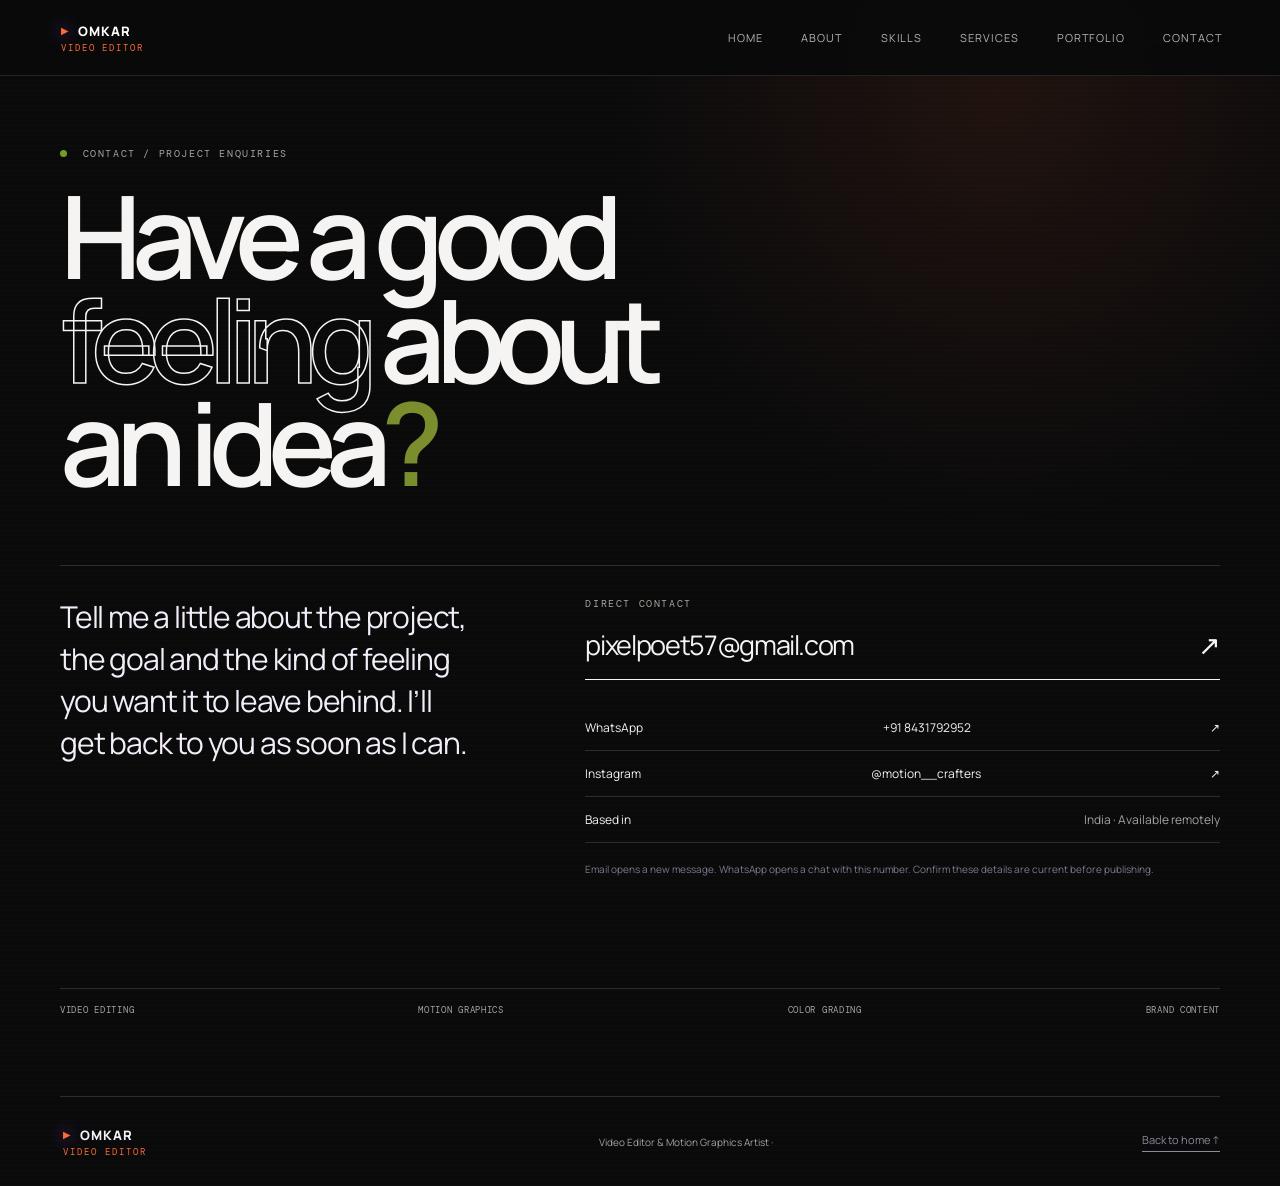
<file: contact.html>
<!doctype html>
<html lang="en">
<head>
  <meta charset="utf-8"><meta name="viewport" content="width=device-width, initial-scale=1">
  <meta name="description" content="Contact Omkar for video editing and motion graphics projects.">
  <title>Contact — Omkar</title>
  <link rel="stylesheet" href="assets/style.css"><script src="assets/script.js" defer></script>
</head>
<body>
  <header class="site-header"><a class="wordmark" href="index.html"><span class="brand-mark">▶</span> OMKAR<span class="wordmark-sub">VIDEO EDITOR</span></a><button class="menu-toggle" aria-expanded="false" aria-controls="site-nav">Menu <span>＋</span></button><nav id="site-nav" class="site-nav"><a href="index.html">Home</a><a href="about.html">About</a><a href="about.html#skills">Skills</a><a href="about.html#services">Services</a><a href="work.html">Portfolio</a><a href="contact.html">Contact</a></nav></header>
  <main class="wrap page-main contact-page">
    <p class="eyebrow"><span class="status-dot"></span> CONTACT / PROJECT ENQUIRIES</p>
    <h1 class="page-title">Have a good<br><span class="outline-type">feeling</span> about<br>an idea<span class="period">?</span></h1>
    <div class="contact-layout">
      <p class="lead">Tell me a little about the project, the goal and the kind of feeling you want it to leave behind. I’ll get back to you as soon as I can.</p>
      <div class="contact-details">
        <p class="eyebrow">DIRECT CONTACT</p>
        
        <a class="contact-email" href="mailto:pixelpoet57@gmail.com?subject=Project%20enquiry%20%E2%80%94%20Omkar">pixelpoet57@gmail.com <span>↗</span></a>
        <a class="contact-line" href="https://wa.me/917619130296" target="_blank" rel="noreferrer">WhatsApp <span>+91 8431792952</span><b>↗</b></a>
        <a class="contact-line" href="https://www.instagram.com/motion__crafters/" target="_blank" rel="noreferrer">Instagram <span>@motion__crafters</span><b>↗</b></a>
        <div class="contact-line"><span>Based in</span><span>India · Available remotely</span></div>
        <p class="small-note">Email opens a new message. WhatsApp opens a chat with this number. Confirm these details are current before publishing.</p>
      </div>
    </div>
    <div class="contact-bottom"><span>VIDEO EDITING</span><span>MOTION GRAPHICS</span><span>COLOR GRADING</span><span>BRAND CONTENT</span></div>
  </main>
  <footer class="site-footer wrap"><a class="wordmark" href="index.html"><span class="brand-mark">▶</span> OMKAR<span class="wordmark-sub">VIDEO EDITOR</span></a><p>Video Editor & Motion Graphics Artist · <span id="year"></span></p><a class="text-link" href="index.html">Back to home ↑</a></footer>
</body>
</html>
</file>
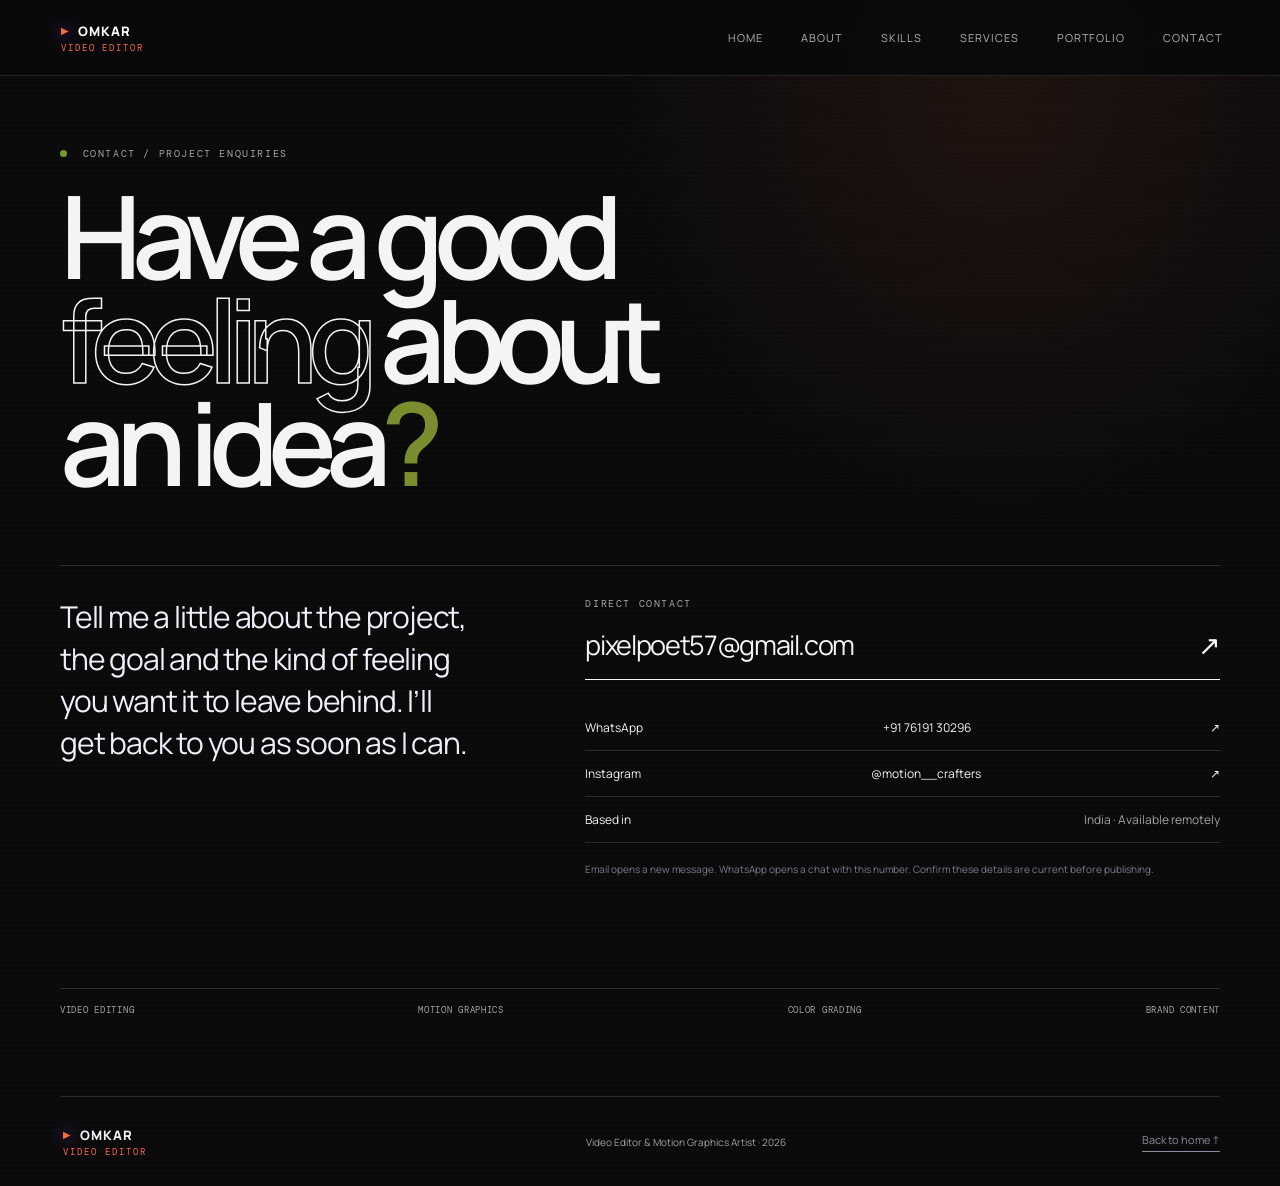
<file: omkar-personal-portfolio/contact.html>
<!doctype html>
<html lang="en">
<head>
  <meta charset="utf-8"><meta name="viewport" content="width=device-width, initial-scale=1">
  <meta name="description" content="Contact Omkar for video editing and motion graphics projects.">
  <title>Contact — Omkar</title>
  <link rel="stylesheet" href="assets/style.css"><script src="assets/script.js" defer></script>
</head>
<body>
  <header class="site-header"><a class="wordmark" href="index.html"><span class="brand-mark">▶</span> OMKAR<span class="wordmark-sub">VIDEO EDITOR</span></a><button class="menu-toggle" aria-expanded="false" aria-controls="site-nav">Menu <span>＋</span></button><nav id="site-nav" class="site-nav"><a href="index.html">Home</a><a href="about.html">About</a><a href="about.html#skills">Skills</a><a href="about.html#services">Services</a><a href="work.html">Portfolio</a><a href="contact.html">Contact</a></nav></header>
  <main class="wrap page-main contact-page">
    <p class="eyebrow"><span class="status-dot"></span> CONTACT / PROJECT ENQUIRIES</p>
    <h1 class="page-title">Have a good<br><span class="outline-type">feeling</span> about<br>an idea<span class="period">?</span></h1>
    <div class="contact-layout">
      <p class="lead">Tell me a little about the project, the goal and the kind of feeling you want it to leave behind. I’ll get back to you as soon as I can.</p>
      <div class="contact-details">
        <p class="eyebrow">DIRECT CONTACT</p>
        
        <a class="contact-email" href="mailto:pixelpoet57@gmail.com?subject=Project%20enquiry%20%E2%80%94%20Omkar">pixelpoet57@gmail.com <span>↗</span></a>
        <a class="contact-line" href="https://wa.me/917619130296" target="_blank" rel="noreferrer">WhatsApp <span>+91 76191 30296</span><b>↗</b></a>
        <a class="contact-line" href="https://www.instagram.com/motion__crafters/" target="_blank" rel="noreferrer">Instagram <span>@motion__crafters</span><b>↗</b></a>
        <div class="contact-line"><span>Based in</span><span>India · Available remotely</span></div>
        <p class="small-note">Email opens a new message. WhatsApp opens a chat with this number. Confirm these details are current before publishing.</p>
      </div>
    </div>
    <div class="contact-bottom"><span>VIDEO EDITING</span><span>MOTION GRAPHICS</span><span>COLOR GRADING</span><span>BRAND CONTENT</span></div>
  </main>
  <footer class="site-footer wrap"><a class="wordmark" href="index.html"><span class="brand-mark">▶</span> OMKAR<span class="wordmark-sub">VIDEO EDITOR</span></a><p>Video Editor & Motion Graphics Artist · <span id="year"></span></p><a class="text-link" href="index.html">Back to home ↑</a></footer>
</body>
</html>
</file>
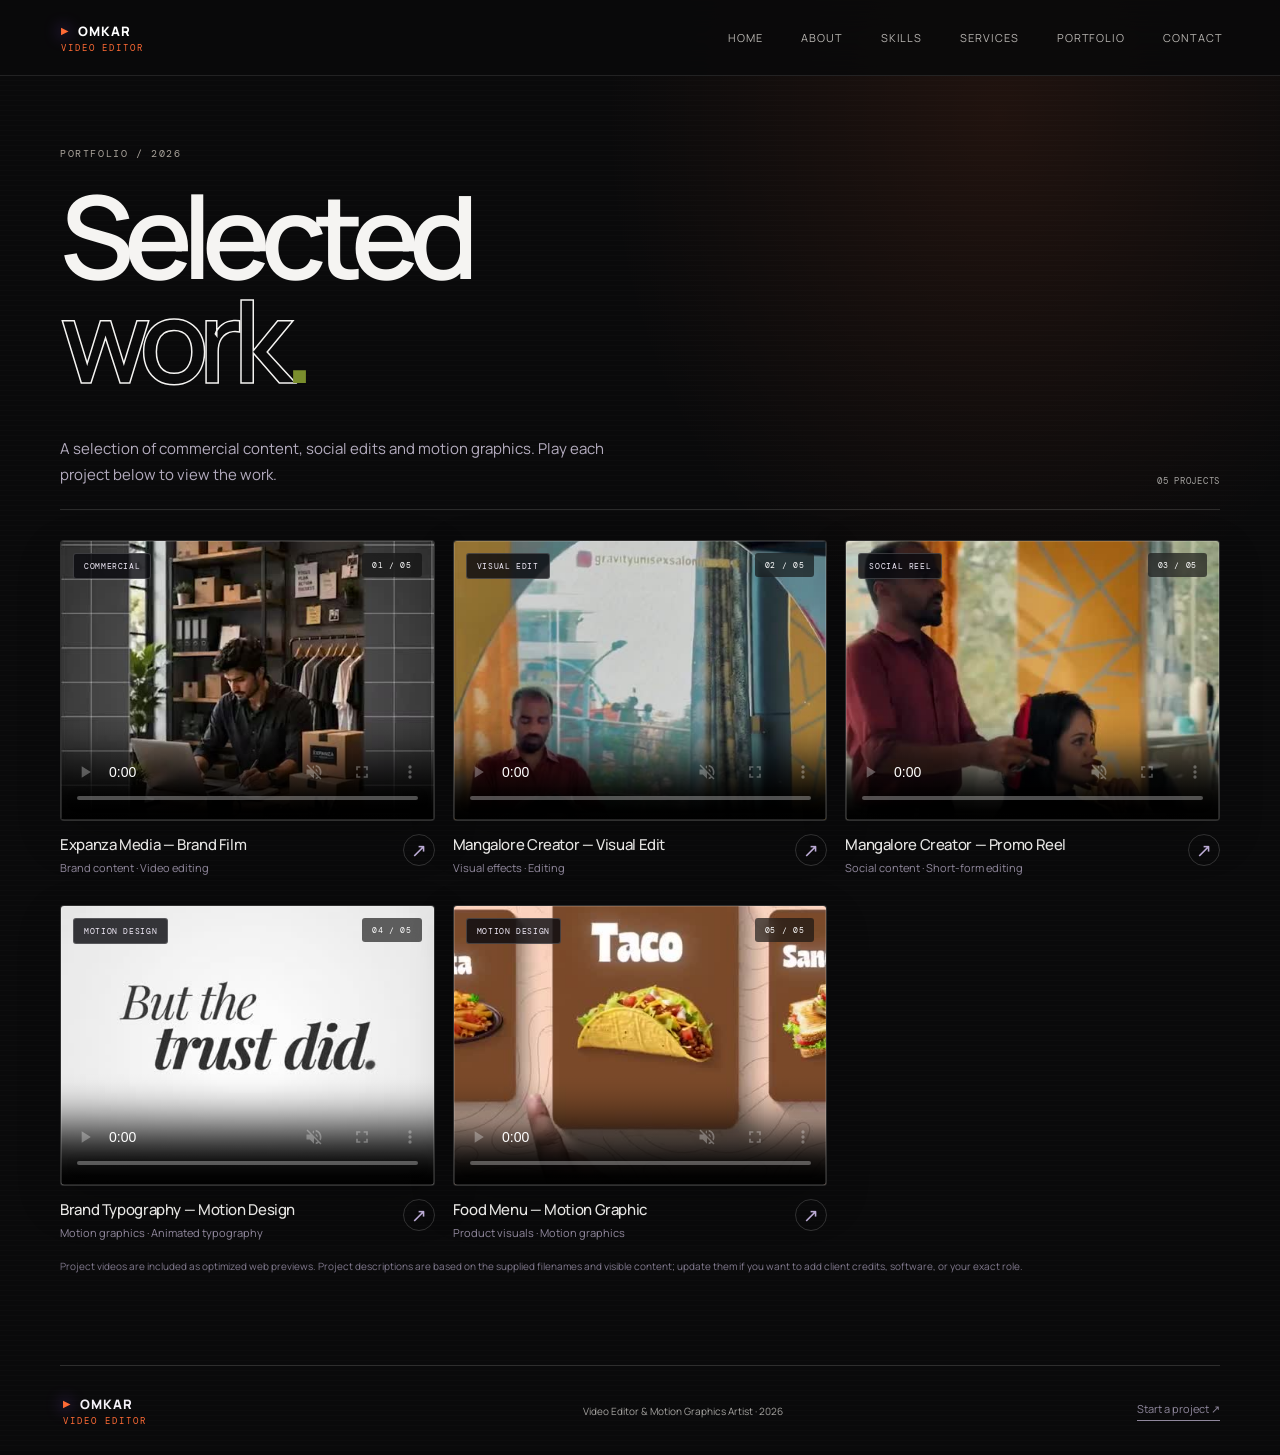
<file: omkar-personal-portfolio/work.html>
<!doctype html>
<html lang="en">
<head>
  <meta charset="utf-8"><meta name="viewport" content="width=device-width, initial-scale=1">
  <meta name="description" content="Selected video editing and motion design projects by Omkar.">
  <title>Selected Work — Omkar</title>
  <link rel="stylesheet" href="assets/style.css"><script src="assets/script.js" defer></script>
</head>
<body>
  <header class="site-header">
    <a class="wordmark" href="index.html"><span class="brand-mark">▶</span> OMKAR<span class="wordmark-sub">VIDEO EDITOR</span></a>
    <button class="menu-toggle" aria-expanded="false" aria-controls="site-nav">Menu <span>＋</span></button>
    <nav id="site-nav" class="site-nav"><a href="index.html">Home</a><a href="about.html">About</a><a href="about.html#skills">Skills</a><a href="about.html#services">Services</a><a href="work.html">Portfolio</a><a href="contact.html">Contact</a></nav>
  </header>
  <main class="wrap page-main">
    <p class="eyebrow">PORTFOLIO / 2026</p>
    <h1 class="page-title">Selected<br><span class="outline-type">work</span><span class="period">.</span></h1>
    <div class="page-intro-row"><p>A selection of commercial content, social edits and motion graphics. Play each project below to view the work.</p><span class="muted">05 PROJECTS</span></div>
    <div class="project-grid work-page-grid">
      <article class="project-card actual-project">
      <div class="video-frame">
        <video controls playsinline preload="metadata" poster="assets/thumbs/expanza-brand-film.jpg">
          <source src="assets/videos/expanza-brand-film.mp4" type="video/mp4">
          Your browser does not support embedded video.
        </video>
        <span class="video-category">Commercial</span>
        <span class="video-index">01 / 05</span>
      </div>
      <div class="project-caption"><div><h2>Expanza Media — Brand Film</h2><p>Brand content · Video editing</p></div><span class="caption-arrow">↗</span></div>
    </article>
<article class="project-card actual-project">
      <div class="video-frame">
        <video controls playsinline preload="metadata" poster="assets/thumbs/mangalore-creator-visual-edit.jpg">
          <source src="assets/videos/mangalore-creator-visual-edit.mp4" type="video/mp4">
          Your browser does not support embedded video.
        </video>
        <span class="video-category">Visual Edit</span>
        <span class="video-index">02 / 05</span>
      </div>
      <div class="project-caption"><div><h2>Mangalore Creator — Visual Edit</h2><p>Visual effects · Editing</p></div><span class="caption-arrow">↗</span></div>
    </article>
<article class="project-card actual-project">
      <div class="video-frame">
        <video controls playsinline preload="metadata" poster="assets/thumbs/mangalore-creator-promo-reel.jpg">
          <source src="assets/videos/mangalore-creator-promo-reel.mp4" type="video/mp4">
          Your browser does not support embedded video.
        </video>
        <span class="video-category">Social Reel</span>
        <span class="video-index">03 / 05</span>
      </div>
      <div class="project-caption"><div><h2>Mangalore Creator — Promo Reel</h2><p>Social content · Short-form editing</p></div><span class="caption-arrow">↗</span></div>
    </article>
<article class="project-card actual-project">
      <div class="video-frame">
        <video controls playsinline preload="metadata" poster="assets/thumbs/brand-typography-motion.jpg">
          <source src="assets/videos/brand-typography-motion.mp4" type="video/mp4">
          Your browser does not support embedded video.
        </video>
        <span class="video-category">Motion Design</span>
        <span class="video-index">04 / 05</span>
      </div>
      <div class="project-caption"><div><h2>Brand Typography — Motion Design</h2><p>Motion graphics · Animated typography</p></div><span class="caption-arrow">↗</span></div>
    </article>
<article class="project-card actual-project">
      <div class="video-frame">
        <video controls playsinline preload="metadata" poster="assets/thumbs/food-menu-motion.jpg">
          <source src="assets/videos/food-menu-motion.mp4" type="video/mp4">
          Your browser does not support embedded video.
        </video>
        <span class="video-category">Motion Design</span>
        <span class="video-index">05 / 05</span>
      </div>
      <div class="project-caption"><div><h2>Food Menu — Motion Graphic</h2><p>Product visuals · Motion graphics</p></div><span class="caption-arrow">↗</span></div>
    </article>
    </div>
    <p class="small-note">Project videos are included as optimized web previews. Project descriptions are based on the supplied filenames and visible content; update them if you want to add client credits, software, or your exact role.</p>
  </main>
  <footer class="site-footer wrap"><a class="wordmark" href="index.html"><span class="brand-mark">▶</span> OMKAR<span class="wordmark-sub">VIDEO EDITOR</span></a><p>Video Editor & Motion Graphics Artist · <span id="year"></span></p><a class="text-link" href="contact.html">Start a project ↗</a></footer>
</body>
</html>
</file>
<file: style.css>
@import url('https://fonts.googleapis.com/css2?family=DM+Mono:wght@400;500&family=Manrope:wght@400;500;600;700;800&display=swap');

:root {
  --paper: #f4f3ef;
  --ink: #171715;
  --muted: #77766f;
  --line: #d5d4cd;
  --accent: #d7ff42;
  --max: 1320px;
}
* { box-sizing: border-box; }
html { scroll-behavior: smooth; scroll-padding-top: 90px; }
body { margin: 0; background: var(--paper); color: var(--ink); font-family: "Manrope", Arial, sans-serif; -webkit-font-smoothing: antialiased; }
a { color: inherit; text-decoration: none; }
button { font: inherit; }
.wrap { width: min(var(--max), calc(100% - 9vw)); margin-inline: auto; }
.site-header { height: 82px; display: flex; align-items: center; justify-content: space-between; padding: 0 4.5vw; border-bottom: 1px solid var(--line); background: rgba(244,243,239,.94); position: sticky; top: 0; z-index: 20; backdrop-filter: blur(12px); }
.wordmark { font-size: 13px; letter-spacing: -.04em; font-weight: 800; white-space: nowrap; }
.wordmark span { font-family: "DM Mono", monospace; font-size: 9px; vertical-align: top; margin-left: 3px; }
.site-nav { display: flex; align-items: center; gap: clamp(18px, 3vw, 42px); }
.site-nav a { font-size: 12px; color: #77766f; transition: color .2s; }
.site-nav a:hover, .site-nav a.active { color: var(--ink); }
.arrow { display: inline-block; margin-left: 3px; }
.menu-toggle { display: none; border: 0; background: none; cursor: pointer; font-size: 12px; }
.menu-toggle span { margin-left: 5px; font-size: 17px; }
.hero { padding-top: clamp(80px, 11vw, 155px); padding-bottom: 35px; min-height: 720px; }
.eyebrow { font: 10px/1.5 "DM Mono", monospace; letter-spacing: .11em; color: var(--muted); margin: 0 0 23px; }
.status-dot { display: inline-block; width: 7px; height: 7px; background: #739d23; border-radius: 50%; margin-right: 8px; }
h1, h2, h3, p { margin-top: 0; }
.hero h1, .page-title { font-size: clamp(66px, 11.4vw, 166px); line-height: .83; letter-spacing: -.095em; font-weight: 600; margin: 0; }
.outline-type { color: transparent; -webkit-text-stroke: 1.5px var(--ink); }
.period { color: #7a8e2d; }
.hero-bottom { display: flex; align-items: end; justify-content: space-between; gap: 40px; margin-top: 54px; }
.hero-intro { width: min(410px, 60%); font-size: clamp(15px, 1.45vw, 19px); line-height: 1.65; letter-spacing: -.03em; margin: 0; }
.round-link { display: inline-flex; align-items: center; justify-content: space-between; gap: 30px; border: 1px solid var(--ink); border-radius: 100px; padding: 15px 18px; font-size: 11px; white-space: nowrap; transition: background .25s, color .25s, transform .25s; }
.round-link span { font-size: 17px; }
.round-link:hover { background: var(--ink); color: var(--paper); transform: translateY(-2px); }
.hero-note { display: flex; justify-content: space-between; gap: 15px; border-top: 1px solid var(--line); margin-top: 90px; padding-top: 15px; font: 9px "DM Mono", monospace; letter-spacing: .08em; color: var(--muted); }
.feature-section { padding-top: 90px; padding-bottom: 100px; }
.section-heading { display: flex; align-items: center; justify-content: space-between; gap: 20px; border-top: 1px solid var(--ink); padding-top: 18px; margin-bottom: 28px; }
.section-heading .eyebrow { margin: 0; color: var(--ink); }
.text-link { font-size: 11px; border-bottom: 1px solid currentColor; padding-bottom: 4px; }
.project-grid { display: grid; grid-template-columns: 1fr 1fr; gap: 50px 22px; }
.project-card { display: block; min-width: 0; }
.project-large { grid-column: span 2; }
.project-art { min-height: 260px; aspect-ratio: 1.28; overflow: hidden; position: relative; display: flex; align-items: center; justify-content: center; background: #deded6; isolation: isolate; }
.project-large .project-art { aspect-ratio: 2.05; min-height: 350px; }
.art-label, .art-small { position: absolute; font: 9px "DM Mono", monospace; letter-spacing: .12em; z-index: 2; }
.art-label { top: 20px; left: 20px; }
.art-small { bottom: 20px; left: 20px; }
.art-big { font-size: clamp(48px, 8.5vw, 125px); font-weight: 800; line-height: .78; letter-spacing: -.09em; transform: rotate(-5deg); }
.art-film { background: #d9d9d0; color: #20211c; }
.art-film::before { content: ""; position: absolute; width: 42%; aspect-ratio: 1; border-radius: 50%; background: #c4c6b8; right: 12%; top: 10%; filter: blur(1px); }
.art-film .art-big { z-index: 1; }
.art-product { background: #b7b5a9; color: #22231e; justify-content: start; padding-left: 9%; }
.product-object { position: absolute; width: 29%; height: 62%; right: 15%; top: 18%; border-radius: 50% 50% 42% 42%; background: linear-gradient(115deg, #f3f0e6, #6e7069 45%, #262823 60%, #e8e4d8); box-shadow: 20px 22px 45px #66675e; transform: rotate(18deg); }
.product-copy { z-index: 2; font-size: clamp(28px, 4vw, 56px); line-height: .86; letter-spacing: -.08em; font-weight: 800; }
.art-motion { background: #d8e4a2; color: #20251a; }
.motion-orb { position: absolute; width: 56%; aspect-ratio: 1; border: 1px solid #667342; border-radius: 50%; box-shadow: 0 0 0 24px #d8e4a2, 0 0 0 25px #667342, 0 0 0 52px #d8e4a2, 0 0 0 53px #667342; transform: translate(15%, 5%); }
.motion-type { z-index: 1; font-size: clamp(35px, 5vw, 70px); font-weight: 800; line-height: .82; letter-spacing: -.09em; mix-blend-mode: multiply; }
.art-reel { background: #292a25; color: #f4f3ef; }
.reel-type { font-size: clamp(50px, 7vw, 100px); font-weight: 800; line-height: .8; letter-spacing: -.09em; }
.reel-bars { position: absolute; bottom: 23px; right: 20px; display: flex; align-items: end; gap: 4px; height: 50px; }
.reel-bars i { display: block; width: 5px; background: var(--accent); height: 40%; }
.reel-bars i:nth-child(2) { height: 80%; }.reel-bars i:nth-child(3) { height: 55%; }.reel-bars i:nth-child(4) { height: 100%; }.reel-bars i:nth-child(5) { height: 65%; }
.project-caption { display: flex; justify-content: space-between; align-items: start; gap: 20px; padding-top: 15px; }
.project-caption h2 { font-size: 18px; letter-spacing: -.05em; font-weight: 600; margin: 0 0 5px; }
.project-caption p { color: var(--muted); font-size: 11px; margin: 0; }
.caption-arrow { font-size: 19px; transition: transform .2s; }
.project-card:hover .caption-arrow { transform: translate(3px, -3px); }
.project-card:hover .project-art::after { opacity: 1; }
.project-art::after { content: "VIEW PROJECT ↗"; position: absolute; z-index: 4; right: 18px; bottom: 18px; background: var(--paper); color: var(--ink); padding: 11px 13px; font: 9px "DM Mono", monospace; opacity: 0; transition: opacity .2s; }
.small-note { font-size: 10px; color: var(--muted); line-height: 1.7; margin-top: 18px; }
.statement { padding-top: 100px; padding-bottom: 110px; border-top: 1px solid var(--line); }
.statement-copy { max-width: 1050px; font-size: clamp(35px, 6.5vw, 87px); line-height: 1.05; letter-spacing: -.075em; margin: 0 0 30px; font-weight: 600; }
.statement-copy span { color: #88877f; }
.services { padding-bottom: 120px; }
.muted { font: 9px "DM Mono", monospace; letter-spacing: .08em; color: var(--muted); }
.service-row { display: grid; grid-template-columns: 50px 1fr minmax(200px, 360px) 25px; align-items: center; gap: 20px; border-top: 1px solid var(--line); padding: 25px 0; }
.service-number { color: var(--muted); font: 10px "DM Mono", monospace; }
.service-row h2 { font-size: clamp(22px, 3vw, 35px); letter-spacing: -.06em; margin: 0; font-weight: 600; }
.service-row p { margin: 0; color: var(--muted); font-size: 12px; line-height: 1.6; }
.service-symbol { text-align: right; font-size: 20px; }
.contact-strip { background: var(--accent); padding: clamp(35px, 7vw, 95px); margin-bottom: 95px; position: relative; }
.contact-strip .eyebrow { color: #414a22; }
.contact-strip h2 { font-size: clamp(60px, 10vw, 130px); line-height: .82; letter-spacing: -.09em; margin: 0 0 35px; font-weight: 700; }
.contact-strip h2 span { color: transparent; -webkit-text-stroke: 1.5px var(--ink); }
.dark-round { background: var(--ink); color: var(--paper); border-color: var(--ink); }
.dark-round:hover { background: transparent; color: var(--ink); }
.site-footer { min-height: 90px; border-top: 1px solid var(--line); display: flex; justify-content: space-between; align-items: center; gap: 20px; padding-top: 20px; padding-bottom: 20px; }
.site-footer p { font-size: 10px; color: var(--muted); margin: 0; }
.page-main { padding-top: clamp(70px, 10vw, 130px); padding-bottom: 120px; }
.page-title { margin-bottom: 45px; }
.page-intro-row { display: flex; justify-content: space-between; align-items: end; gap: 25px; padding-bottom: 30px; border-bottom: 1px solid var(--line); margin-bottom: 30px; }
.page-intro-row p { max-width: 460px; line-height: 1.7; font-size: 15px; margin: 0; }
.work-page-grid { margin-top: 30px; }
.about-layout { display: grid; grid-template-columns: .85fr 1.15fr; gap: 8vw; margin-top: 75px; }
.about-mark { min-height: 390px; background: var(--accent); padding: 25px; display: flex; flex-direction: column; justify-content: space-between; }
.about-mark span { font-size: clamp(110px, 20vw, 240px); font-weight: 800; line-height: .8; letter-spacing: -.12em; }
.about-mark p { font: 10px/1.5 "DM Mono", monospace; letter-spacing: .1em; margin: 0; }
.about-copy p { color: #5e5d56; font-size: 14px; line-height: 1.9; margin-bottom: 22px; }
.about-copy .lead, .lead { color: var(--ink); font-size: clamp(20px, 2.5vw, 30px); line-height: 1.4; letter-spacing: -.04em; }
.about-copy h2 { margin: 45px 0 18px; font-size: 23px; letter-spacing: -.06em; }
.tool-list { display: flex; flex-wrap: wrap; gap: 8px; }
.tool-list span { padding: 10px 12px; border: 1px solid var(--line); font-size: 10px; }
.about-principles { margin-top: 110px; border-top: 1px solid var(--ink); padding-top: 20px; }
.principle { display: grid; grid-template-columns: 50px 1fr 1fr; gap: 20px; padding: 24px 0; border-bottom: 1px solid var(--line); align-items: baseline; }
.principle span { font: 10px "DM Mono", monospace; color: var(--muted); }
.principle h3 { font-size: clamp(19px, 2.5vw, 29px); letter-spacing: -.05em; margin: 0; }
.principle p { font-size: 12px; color: var(--muted); margin: 0; }
.contact-page .page-title { margin-bottom: 70px; }
.contact-layout { display: grid; grid-template-columns: .8fr 1.2fr; gap: 8vw; padding-top: 30px; border-top: 1px solid var(--line); }
.contact-layout > .lead { max-width: 420px; }
.contact-details .eyebrow { margin-bottom: 15px; }
.contact-email { display: flex; justify-content: space-between; gap: 10px; padding-bottom: 16px; border-bottom: 1px solid var(--ink); font-size: clamp(17px, 2.3vw, 27px); letter-spacing: -.05em; margin-bottom: 25px; }
.contact-line { display: flex; justify-content: space-between; gap: 15px; border-bottom: 1px solid var(--line); padding: 14px 0; font-size: 12px; }
.contact-line span:nth-child(2) { color: var(--muted); }
.contact-line b { font-weight: 400; }
.contact-bottom { display: flex; justify-content: space-between; gap: 15px; flex-wrap: wrap; border-top: 1px solid var(--line); padding-top: 15px; margin-top: 100px; color: var(--muted); font: 9px "DM Mono", monospace; letter-spacing: .08em; }
.back-link { display: inline-block; margin-bottom: 50px; }
.case-art { margin: 30px 0 50px; aspect-ratio: 2.1; min-height: 300px; }
.case-meta { display: grid; grid-template-columns: repeat(3, 1fr); gap: 25px; padding: 25px 0; border-block: 1px solid var(--line); }
.case-meta .eyebrow { margin-bottom: 10px; }
.case-meta p { font-size: 12px; margin: 0; }
.case-story { display: grid; grid-template-columns: .7fr 1.3fr; gap: 8vw; padding: 90px 0; }
.case-story h2 { font-size: clamp(30px, 4vw, 50px); letter-spacing: -.07em; }
.case-story p:not(.eyebrow) { color: #5e5d56; font-size: 14px; line-height: 1.9; max-width: 650px; }
.case-story .round-link { margin-top: 15px; }
.reveal { opacity: 0; transform: translateY(18px); transition: opacity .65s ease, transform .65s ease; }
.reveal.visible { opacity: 1; transform: translateY(0); }
@media (prefers-reduced-motion: reduce) { *, *::before, *::after { scroll-behavior: auto !important; animation-duration: .01ms !important; transition-duration: .01ms !important; } .reveal { opacity: 1; transform: none; } }
@media (max-width: 760px) {
  .wrap { width: calc(100% - 40px); }
  .site-header { height: 68px; padding-inline: 20px; }
  .menu-toggle { display: block; }
  .site-nav { display: none; position: absolute; top: 68px; left: 0; right: 0; padding: 20px; border-bottom: 1px solid var(--line); background: var(--paper); flex-direction: column; align-items: flex-start; gap: 20px; }
  .site-nav.open { display: flex; }
  .hero { padding-top: 85px; min-height: 0; }
  .hero h1, .page-title { font-size: clamp(58px, 14vw, 100px); }
  .hero-bottom { align-items: flex-start; flex-direction: column; gap: 25px; margin-top: 35px; }
  .hero-intro { width: 100%; max-width: 430px; }
  .hero-note { margin-top: 55px; flex-wrap: wrap; }
  .hero-note span:last-child { display: none; }
  .feature-section { padding-top: 65px; padding-bottom: 75px; }
  .project-grid { grid-template-columns: 1fr; gap: 35px; }
  .project-large { grid-column: auto; }
  .project-large .project-art { aspect-ratio: 1.28; min-height: 260px; }
  .art-big { font-size: clamp(52px, 13vw, 90px); }
  .statement { padding-top: 70px; padding-bottom: 75px; }
  .services { padding-bottom: 75px; }
  .service-row { grid-template-columns: 28px 1fr 20px; gap: 12px; }
  .service-row p { grid-column: 2; grid-row: 2; }
  .service-symbol { grid-column: 3; grid-row: 1; }
  .contact-strip { margin-bottom: 60px; }
  .site-footer { flex-wrap: wrap; }
  .site-footer p { order: 3; width: 100%; }
  .page-main { padding-top: 70px; padding-bottom: 75px; }
  .page-intro-row { flex-direction: column; align-items: flex-start; }
  .about-layout, .contact-layout, .case-story { grid-template-columns: 1fr; gap: 35px; margin-top: 45px; }
  .about-mark { min-height: 260px; }
  .about-principles { margin-top: 70px; }
  .principle { grid-template-columns: 30px 1fr; gap: 12px; }
  .principle p { grid-column: 2; }
  .contact-page .page-title { margin-bottom: 45px; }
  .contact-bottom { margin-top: 65px; }
  .case-meta { grid-template-columns: 1fr; gap: 20px; }
  .case-art { aspect-ratio: 1.25; min-height: 240px; }
}

/* Real portfolio video previews */
.actual-project { min-width: 0; }
.video-frame { position: relative; overflow: hidden; background: #111; aspect-ratio: 9 / 16; }

.video-frame video { display: block; width: 100%; height: 100%; object-fit: cover; background: #111; }
.video-category { position: absolute; top: 12px; left: 12px; z-index: 1; padding: 7px 10px; color: #111; background: #f4f2ed; font-size: 10px; letter-spacing: .12em; text-transform: uppercase; pointer-events: none; }
.actual-project .project-caption { align-items: flex-start; }
@media (max-width: 700px) {

}


/* Cinematic motion pass */
:root { --ease-out: cubic-bezier(.22, 1, .36, 1); }
body::after {
  content: ""; position: fixed; z-index: 1000; top: 0; left: 0; height: 3px; width: var(--scroll-progress, 0%);
  background: var(--accent); pointer-events: none; transition: width .08s linear;
}
.site-header { transition: height .35s var(--ease-out), background .3s ease, box-shadow .3s ease; }
.site-header.scrolled { height: 68px; box-shadow: 0 8px 28px rgba(23,23,21,.055); }
.site-nav a { position: relative; }
.site-nav a::after { content: ""; position: absolute; height: 1px; background: currentColor; left: 0; right: 100%; bottom: -6px; transition: right .3s var(--ease-out); }
.site-nav a:hover::after, .site-nav a.active::after { right: 0; }
.hero .eyebrow { animation: fade-in .8s .05s both; }
.hero h1 { animation: hero-rise 1.05s .12s var(--ease-out) both; }
.hero-bottom { animation: fade-in .8s .42s both; }
.hero-note { animation: fade-in .8s .58s both; }
.period { display: inline-block; animation: punctuation-pop .7s .8s var(--ease-out) both; transform-origin: 50% 80%; }
.marquee-band { overflow: hidden; border-block: 1px solid var(--line); padding: 18px 0; margin: 20px 0 0; background: rgba(215,255,66,.24); }
.marquee-track { display: flex; align-items: center; gap: 34px; width: max-content; white-space: nowrap; animation: marquee-scroll 32s linear infinite; }
.marquee-track span { font: 10px "DM Mono", monospace; letter-spacing: .13em; }
.marquee-track b { font-size: 15px; font-weight: 400; color: #7a8e2d; }
.marquee-band:hover .marquee-track { animation-play-state: paused; }
.actual-project { opacity: 0; transform: translateY(24px) scale(.99); transition: opacity .75s var(--ease-out), transform .75s var(--ease-out); transition-delay: calc(var(--card-index, 0) * 70ms); }
.actual-project.visible { opacity: 1; transform: translateY(0) scale(1); }
.video-frame { border-radius: 2px; isolation: isolate; }
.video-frame::after { content: ""; position: absolute; inset: 0; border: 1px solid rgba(255,255,255,.14); pointer-events: none; transition: inset .45s var(--ease-out), border-color .3s ease; }
.actual-project:hover .video-frame::after { inset: 8px; border-color: rgba(255,255,255,.55); }
.video-frame video { transition: transform .7s var(--ease-out), filter .5s ease; }
.actual-project:hover .video-frame video { transform: scale(1.025); filter: contrast(1.03); }
.video-category, .video-index { position: absolute; z-index: 2; top: 12px; padding: 7px 10px; font: 9px "DM Mono", monospace; letter-spacing: .08em; text-transform: uppercase; pointer-events: none; }
.video-category { left: 12px; color: #111; background: var(--paper); }
.video-index { right: 12px; color: #fff; background: rgba(17,17,17,.65); backdrop-filter: blur(8px); }
.project-caption h2 { transition: letter-spacing .3s var(--ease-out); }
.actual-project:hover .project-caption h2 { letter-spacing: -.025em; }
.caption-arrow { display: inline-flex; align-items: center; justify-content: center; width: 32px; height: 32px; border: 1px solid var(--line); border-radius: 50%; transition: transform .35s var(--ease-out), color .3s ease, background .3s ease; }
.actual-project:hover .caption-arrow { transform: rotate(45deg); background: var(--ink); color: var(--paper); }
.round-link { position: relative; overflow: hidden; isolation: isolate; }
.round-link::before { content: ""; position: absolute; inset: 0; background: var(--accent); transform: translateY(102%); transition: transform .35s var(--ease-out); z-index: -1; border-radius: inherit; }
.round-link:hover::before { transform: translateY(0); }
.dark-round::before { background: var(--paper); }
.text-link { transition: opacity .25s ease; }
.text-link:hover { opacity: .58; }
.contact-strip { overflow: hidden; }
.contact-strip::after { content: "↗"; position: absolute; right: 5%; bottom: -18%; font-size: clamp(130px, 24vw, 340px); line-height: 1; opacity: .06; transform: rotate(-20deg); pointer-events: none; transition: transform .7s var(--ease-out); }
.contact-strip:hover::after { transform: translate(-12px, -12px) rotate(0deg); }
@keyframes fade-in { from { opacity: 0; } to { opacity: 1; } }
@keyframes hero-rise { from { opacity: 0; transform: translateY(42px); clip-path: inset(0 0 30% 0); } to { opacity: 1; transform: translateY(0); clip-path: inset(0 0 0 0); } }
@keyframes punctuation-pop { 0% { transform: scale(.3) rotate(-25deg); opacity: 0; } 75% { transform: scale(1.2) rotate(8deg); opacity: 1; } 100% { transform: scale(1) rotate(0); } }
@keyframes marquee-scroll { from { transform: translateX(0); } to { transform: translateX(-50%); } }
@media (max-width: 760px) {
  .site-header.scrolled { height: 60px; }
  .marquee-band { margin-top: 10px; padding: 15px 0; }
  .marquee-track { gap: 22px; animation-duration: 25s; }
  .video-index { top: 10px; right: 10px; }
  .video-category { top: 10px; left: 10px; }
}
@media (prefers-reduced-motion: reduce) {
  body::after { display: none; }
  .marquee-track { animation: none; }
  .hero .eyebrow, .hero h1, .hero-bottom, .hero-note, .period { animation: none; }
  .actual-project { opacity: 1; transform: none; transition: none; }
}

/* Dark purple portfolio redesign inspired by the supplied visual reference */
:root { --paper:#08090f; --ink:#f5f3ff; --muted:#aaa7bd; --line:rgba(194,170,255,.19); --accent:#9b5cff; --panel:#10111b; }
html { scroll-behavior:smooth; }
body { background: radial-gradient(ellipse at 75% 12%, rgba(83,30,148,.17), transparent 42%), #08090f; color:var(--ink); }
.site-header { background:rgba(8,9,15,.88); border-bottom:1px solid var(--line); backdrop-filter:blur(18px); }
.wordmark { display:inline-flex; align-items:center; gap:9px; flex-wrap:wrap; font-weight:800; letter-spacing:.16em; }
.brand-mark { display:inline-grid; place-items:center; color:#c7a4ff; font-size:13px; text-shadow:0 0 16px #9b5cff; }
.wordmark-sub { display:block; flex-basis:100%; margin-left:22px; margin-top:-7px; font-size:8px; font-weight:400; letter-spacing:.22em; color:var(--muted); }
.site-nav a { color:#d8d4e7; }
.site-nav a.active,.site-nav a:hover { color:#c69cff; }
.hero-neo { min-height:590px; position:relative; display:grid; grid-template-columns:1.1fr .9fr; align-items:center; gap:2rem; padding-top:82px; padding-bottom:58px; overflow:hidden; }
.hero-copy { position:relative; z-index:2; }
.hero-neo h1 { font-size:clamp(5rem,11vw,10rem); line-height:.83; letter-spacing:-.075em; margin:24px 0 22px; text-shadow:0 0 35px rgba(155,92,255,.17); }
.hero-period { color:#a75cff; }
.hero-role { color:#e3def1; font-size:clamp(12px,1.4vw,16px); }
.hero-role b { color:#a75cff; padding:0 7px; }
.hero-tagline { margin:24px 0 30px; max-width:480px; border:1px solid rgba(179,126,255,.42); border-radius:4px; padding:15px 18px; background:rgba(15,12,28,.72); box-shadow:0 0 28px rgba(120,55,220,.08); }
.hero-tagline em { color:#bd8aff; font-style:normal; }
.hero-actions { display:flex; gap:12px; flex-wrap:wrap; }
.round-link { background:linear-gradient(115deg,#6c22d8,#9a4cff); color:white; border:1px solid #b68aff; box-shadow:0 8px 30px rgba(115,45,221,.22); }
.outline-link { display:inline-flex; align-items:center; gap:16px; padding:13px 18px; border:1px solid rgba(201,183,235,.35); border-radius:30px; color:#f4f0ff; font-size:12px; text-transform:uppercase; letter-spacing:.07em; }
.outline-link:hover { border-color:#a85cff; background:rgba(155,92,255,.1); }
.hero-socials { display:flex; gap:22px; margin-top:36px; font:10px "DM Mono",monospace; color:#aaa2c0; text-transform:uppercase; letter-spacing:.1em; }
.hero-socials a:hover { color:#c39aff; }
.hero-visual { min-height:390px; position:relative; display:grid; place-items:center; isolation:isolate; }
.hero-visual::before { content:""; position:absolute; width:min(34vw,400px); aspect-ratio:1; border-radius:50%; background:radial-gradient(circle,rgba(123,51,215,.22),rgba(123,51,215,.05) 55%,transparent 70%); filter:blur(2px); z-index:-1; }
.visual-orbit { position:absolute; width:min(33vw,380px); aspect-ratio:1; border:1px solid rgba(178,115,255,.35); border-radius:50%; animation:orbit-spin 24s linear infinite; }
.orbit-one::before,.orbit-two::before { content:""; position:absolute; width:8px;height:8px;border-radius:50%;background:#cda6ff;box-shadow:0 0 16px #9d52ff;top:12%;left:15%; }
.orbit-two { width:min(27vw,310px); border-style:dashed; animation-direction:reverse; animation-duration:36s; }
.hero-monogram { font-size:clamp(8rem,17vw,15rem); line-height:1; font-weight:900; letter-spacing:-.12em; color:transparent; -webkit-text-stroke:1px rgba(239,225,255,.75); text-shadow:0 0 38px rgba(153,83,255,.35); transform:rotate(-7deg); animation:monogram-float 5s ease-in-out infinite; }
.hero-monogram span { color:#a75cff; -webkit-text-stroke:0; }
.floating-tag { position:absolute; display:flex; align-items:center; gap:8px; padding:8px 10px; border:1px solid rgba(174,125,255,.35); border-radius:8px; background:rgba(12,12,22,.88); color:#c39aff; box-shadow:0 8px 30px rgba(0,0,0,.2); font-size:20px; font-weight:800; animation:tag-float 4s ease-in-out infinite; }
.floating-tag small { font-size:9px; color:#d6d0e5; font-weight:400; }
.tag-premiere { top:13%; left:1%; }.tag-after { top:27%; right:0; animation-delay:-1.2s; }.tag-davinci { bottom:13%; left:4%; animation-delay:-2.2s; }
.visual-caption { position:absolute; bottom:0; width:100%; display:flex; justify-content:space-between; gap:12px; color:#9d96b4; font:8px "DM Mono",monospace; letter-spacing:.1em; }
.hero-note { grid-column:1/-1; display:flex; justify-content:space-between; gap:12px; border-top:1px solid var(--line); padding-top:16px; color:#8d879f; font:9px "DM Mono",monospace; letter-spacing:.1em; }
.marquee-band { background:rgba(107,43,191,.11); border-color:var(--line); }
.feature-section,.tools-section,.services-section { padding-top:54px; padding-bottom:30px; }
.section-heading { border-bottom:1px solid var(--line); padding-bottom:14px; margin-bottom:22px; }
.section-aside { color:#9389aa; font:9px "DM Mono",monospace; letter-spacing:.12em; }
.tool-grid { display:grid; grid-template-columns:repeat(4,minmax(0,1fr)); gap:12px; }
.tool-card { padding:18px 15px; min-height:145px; background:linear-gradient(145deg,rgba(25,21,39,.96),rgba(12,13,21,.96)); border:1px solid var(--line); border-radius:12px; transition:transform .35s var(--ease-out),border-color .3s,box-shadow .3s; }
.tool-card:hover { transform:translateY(-5px); border-color:rgba(177,116,255,.7); box-shadow:0 12px 32px rgba(102,42,175,.12); }
.tool-logo { display:grid; place-items:center; width:40px;height:40px;margin-bottom:14px;border-radius:9px;font-size:17px;font-weight:800;background:#171326;border:1px solid rgba(180,130,255,.3);color:#c6a1ff;box-shadow:inset 0 0 18px rgba(148,77,255,.08); }
.tool-logo.ae { color:#a99cff; }.tool-logo.dr { color:#ffce6e;font-size:11px; }.tool-logo.ps { color:#70caff; }.tool-logo.lr { color:#92baff; }.tool-logo.ai { color:#ff9b53; }.tool-logo.canva { color:#65e6f3; }.tool-logo.kittl { color:#fff; }
.tool-card h3 { font-size:12px; margin:0 0 6px; }.tool-card p { font-size:10px; line-height:1.5; color:var(--muted); margin:0; }
.service-grid { display:grid; grid-template-columns:repeat(4,minmax(0,1fr)); gap:12px; }
.service-card { position:relative; min-height:185px; padding:18px; border:1px solid var(--line); border-radius:12px; background:linear-gradient(145deg,rgba(20,17,31,.94),rgba(11,12,19,.94)); transition:transform .35s var(--ease-out),border-color .3s; }
.service-card:hover { transform:translateY(-4px); border-color:rgba(177,116,255,.7); }
.service-card>span { color:#a878ef; font:10px "DM Mono",monospace; }.service-card h3 { margin:24px 0 8px; font-size:15px; }.service-card p { font-size:11px; line-height:1.65; color:var(--muted); }.service-card>b { position:absolute; right:16px; top:15px; color:#c39aff; font-size:16px; }
.project-card,.service-row,.statement-copy,.contact-strip,.about-layout,.principle,.section-heading,.page-intro-row,.about-principles { color:var(--ink); }
.video-frame { border:1px solid var(--line); background:#111; }
.project-caption p,.small-note,.page-intro-row p { color:var(--muted); }
.site-footer { border-top:1px solid var(--line); color:var(--muted); }
@keyframes orbit-spin { to { transform:rotate(360deg); } }
@keyframes monogram-float { 0%,100% { transform:translateY(0) rotate(-7deg); } 50% { transform:translateY(-10px) rotate(-4deg); } }
@keyframes tag-float { 0%,100% { transform:translateY(0); } 50% { transform:translateY(-8px); } }
@media(max-width:800px) {
 .hero-neo { grid-template-columns:1fr; min-height:auto; padding-top:65px; gap:8px; }
 .hero-visual { min-height:300px; order:2; }
 .hero-note { order:3; flex-wrap:wrap; }
 .hero-neo h1 { font-size:clamp(5rem,20vw,8rem); }
 .visual-orbit { width:min(65vw,340px); }.orbit-two { width:min(52vw,270px); }
 .hero-monogram { font-size:clamp(9rem,35vw,13rem); }
 .tool-grid { grid-template-columns:repeat(2,minmax(0,1fr)); }
 .service-grid { grid-template-columns:repeat(2,minmax(0,1fr)); }
}
@media(max-width:480px) {
 .hero-socials { gap:13px; font-size:9px; }
 .tool-card { padding:14px 12px; }
 .service-card { padding:14px; }
 .service-card h3 { font-size:13px; }
}
@media(prefers-reduced-motion:reduce) {
 .visual-orbit,.hero-monogram,.floating-tag { animation:none; }
}


/* Refined hero portrait + compact portfolio grid */
.hero { position: relative; isolation: isolate; overflow: hidden; }
.hero-portrait {
  position: absolute; z-index: -1; right: clamp(0px, 4vw, 56px); bottom: 0;
  width: min(42vw, 520px); height: min(42vw, 470px);
  display: flex; align-items: flex-end; justify-content: center;
  pointer-events: none;
}
.hero-portrait img {
  position: relative; z-index: 1; display: block; width: 100%; height: 100%;
  object-fit: contain; object-position: center bottom;
  filter: drop-shadow(0 0 22px rgba(159, 78, 255, .25));
  animation: portrait-float 6s ease-in-out infinite;
}
.portrait-orbit {
  position: absolute; border: 1px solid rgba(173, 104, 255, .52);
  border-radius: 50%; width: 78%; aspect-ratio: 1; top: 7%; left: 12%;
  box-shadow: 0 0 22px rgba(144, 62, 255, .12), inset 0 0 22px rgba(144, 62, 255, .08);
}
.orbit-one { animation: orbit-spin 24s linear infinite; border-left-color: transparent; }
.orbit-two { width: 92%; top: 0; left: 5%; border-color: rgba(91, 223, 255, .23); border-right-color: transparent; animation: orbit-spin 34s linear infinite reverse; }
.portrait-sticker {
  position: absolute; z-index: 2; right: 2%; bottom: 13%; transform: rotate(8deg);
  padding: 9px 12px; background: #b56aff; color: #100c18; border: 1px solid #e6d4ff;
  font: 700 9px/1.35 "DM Mono", monospace; letter-spacing: .08em;
  box-shadow: 4px 4px 0 rgba(9,7,17,.65); animation: sticker-bob 4s ease-in-out infinite;
}
@keyframes portrait-float { 0%,100% { transform: translateY(0); } 50% { transform: translateY(-9px); } }
@keyframes orbit-spin { to { transform: rotate(360deg); } }
@keyframes sticker-bob { 0%,100% { translate: 0 0; } 50% { translate: 0 -7px; } }
.project-grid, .home-project-grid, .work-page-grid {
  gap: clamp(14px, 2vw, 24px);
}
.actual-project .video-frame { aspect-ratio: 4 / 3; }
.home-project-grid .actual-project:nth-child(1) .video-frame,
.work-page-grid .actual-project:nth-child(1) .video-frame { aspect-ratio: 4 / 3; }
.project-caption { padding-top: 11px; }
.project-caption h2 { font-size: clamp(15px, 1.4vw, 20px); }
.project-caption p { font-size: 12px; }
@media (min-width: 761px) {
  .home-project-grid, .work-page-grid { grid-template-columns: repeat(3, minmax(0, 1fr)); }
}
@media (max-width: 760px) {
  .hero-portrait { right: -14%; width: 64vw; height: 70vw; opacity: .5; }
  .portrait-sticker { right: 4%; bottom: 12%; font-size: 7px; }
  .actual-project .video-frame { aspect-ratio: 3 / 4; }
}
@media (prefers-reduced-motion: reduce) {
  .hero-portrait img, .orbit-one, .orbit-two, .portrait-sticker { animation: none; }
}

/* Trend-led illustrated hero portrait */
.hero { position: relative; isolation: isolate; overflow: hidden; }
.hero-portrait { position:absolute; z-index:0; right:clamp(0px,3vw,42px); bottom:0; width:min(42vw,500px); height:min(42vw,440px); display:flex; align-items:flex-end; justify-content:center; pointer-events:none; opacity:.96; }
.hero-portrait img { display:block; width:100%; height:100%; object-fit:contain; object-position:center bottom; filter:drop-shadow(0 0 24px rgba(159,78,255,.25)); animation:portrait-float 6s ease-in-out infinite; }
.hero-copy { position:relative; z-index:2; max-width:62%; }
.portrait-orbit { position:absolute; width:78%; aspect-ratio:1; top:5%; left:12%; border:1px solid rgba(173,104,255,.5); border-radius:50%; box-shadow:0 0 22px rgba(144,62,255,.13),inset 0 0 22px rgba(144,62,255,.08); }
.orbit-one { border-left-color:transparent; animation:orbit-spin 24s linear infinite; }
.orbit-two { width:92%; top:0; left:5%; border-color:rgba(91,223,255,.22); border-right-color:transparent; animation:orbit-spin 34s linear infinite reverse; }
.portrait-sticker { position:absolute; z-index:3; right:2%; bottom:13%; padding:9px 12px; color:#100c18; background:#b56aff; border:1px solid #e6d4ff; font:700 9px/1.35 monospace; letter-spacing:.08em; transform:rotate(8deg); box-shadow:4px 4px 0 rgba(9,7,17,.65); animation:sticker-bob 4s ease-in-out infinite; }
@keyframes portrait-float {0%,100%{transform:translateY(0)}50%{transform:translateY(-9px)}}
@keyframes orbit-spin {to{transform:rotate(360deg)}}
@keyframes sticker-bob {0%,100%{translate:0 0}50%{translate:0 -7px}}
/* More compact project cards */
.project-grid,.home-project-grid,.work-page-grid { gap:clamp(14px,2vw,24px); }
.actual-project .video-frame { aspect-ratio:4/3; }
.project-caption { padding-top:11px; }
.project-caption h2 { font-size:clamp(15px,1.4vw,20px); }
.project-caption p { font-size:12px; }
@media(min-width:761px){.home-project-grid,.work-page-grid{grid-template-columns:repeat(3,minmax(0,1fr));}}
@media(max-width:760px){.hero-portrait{right:-14%;width:64vw;height:70vw;opacity:.46}.hero-copy{max-width:100%}.actual-project .video-frame{aspect-ratio:3/4}}
@media(prefers-reduced-motion:reduce){.hero-portrait img,.orbit-one,.orbit-two,.portrait-sticker{animation:none}}

/* Final polish: layered editor mascot, refined cards and software icon tiles */
.hero-portrait { z-index:1; width:min(40vw,470px); height:min(40vw,430px); right:clamp(4px,4vw,60px); }
.hero-portrait img { object-fit:contain; object-position:center bottom; mix-blend-mode:screen; filter:drop-shadow(0 0 24px rgba(164,82,255,.30)); }
.hero-copy { z-index:3; }
.hero-visual { z-index:2; }
.hero-portrait .portrait-orbit { z-index:0; }
.portrait-sticker { z-index:4; }
.tool-grid { align-items:stretch; }
.tool-card { position:relative; overflow:hidden; isolation:isolate; transition:transform .35s cubic-bezier(.22,1,.36,1), border-color .3s ease, box-shadow .3s ease; }
.tool-card::before { content:""; position:absolute; inset:0; z-index:-1; opacity:0; background:radial-gradient(circle at 50% 0%,rgba(165,89,255,.2),transparent 70%); transition:opacity .35s ease; }
.tool-card:hover { transform:translateY(-6px); border-color:rgba(178,111,255,.7); box-shadow:0 12px 32px rgba(107,44,191,.14); }
.tool-card:hover::before { opacity:1; }
.tool-logo { display:flex; align-items:center; justify-content:center; width:56px; height:56px; border-radius:14px; font-weight:800; font-size:23px; letter-spacing:-.06em; box-shadow:inset 0 0 0 1px rgba(255,255,255,.13),0 8px 20px rgba(0,0,0,.2); transition:transform .4s cubic-bezier(.22,1,.36,1); }
.tool-card:hover .tool-logo { transform:rotate(-5deg) scale(1.08); }
.tool-logo.pr { background:linear-gradient(145deg,#25104b,#100b20); color:#c59aff; border:1px solid #7e4fd6; }
.tool-logo.ae { background:linear-gradient(145deg,#31104e,#100b20); color:#e1a4ff; border:1px solid #a14be5; }
.tool-logo.dr { background:conic-gradient(from 20deg,#e6e6e6,#242424,#bd8aff,#e6e6e6); color:#101015; border:1px solid #aaa; }
.tool-logo.ps { background:linear-gradient(145deg,#092e4d,#071521); color:#60c7ff; border:1px solid #2387c7; }
.tool-logo.lr { background:linear-gradient(145deg,#092e4d,#071521); color:#7fd7ff; border:1px solid #2c8cb7; }
.tool-logo.ai { background:linear-gradient(145deg,#49210a,#1d0c05); color:#ffad68; border:1px solid #bd672c; }
.tool-logo.canva { background:linear-gradient(145deg,#075b72,#16264f); color:#e3faff; border:1px solid #38bed2; }
.tool-logo.kittl { background:linear-gradient(145deg,#222,#080808); color:#fff; border:1px solid #999; font-size:18px; }
.section-heading { margin-bottom:22px; }
.project-card { transition:transform .5s cubic-bezier(.22,1,.36,1),opacity .65s ease; }
.project-card:hover { transform:translateY(-5px); }
.actual-project .video-frame { overflow:hidden; border:1px solid rgba(180,120,255,.14); box-shadow:0 10px 28px rgba(0,0,0,.18); }
.actual-project:hover .video-frame { box-shadow:0 16px 36px rgba(128,65,210,.17); }
.marquee-band { background:linear-gradient(90deg,rgba(141,69,255,.12),rgba(57,198,255,.07),rgba(141,69,255,.12)); }
@media(max-width:760px) {
  .hero-portrait { width:72vw; height:76vw; right:-20%; opacity:.38; }
  .hero-copy { max-width:100%; }
  .tool-logo { width:48px; height:48px; border-radius:12px; }
}

/* Final hero correction: use the newly supplied cartoon creator portrait and prevent headline clipping */
.hero-neo { grid-template-columns:minmax(0,1.05fr) minmax(280px,.95fr); }
.hero-neo .hero-copy { min-width:0; max-width:100%; }
.hero-neo h1 { font-size:clamp(4.1rem,8.4vw,8.4rem); letter-spacing:-.075em; white-space:nowrap; max-width:100%; }
.hero-portrait { z-index:1; right:clamp(0px,2vw,26px); bottom:0; width:min(43vw,510px); height:min(48vw,530px); overflow:hidden; align-items:flex-end; }
.hero-portrait img { width:100%; height:100%; object-fit:contain; object-position:center bottom; border-radius:12px 12px 0 0; mix-blend-mode:normal; filter:drop-shadow(0 0 28px rgba(132,72,255,.28)); }
.hero-portrait .portrait-orbit { pointer-events:none; }
.hero-copy { z-index:3; }
.hero-visual { opacity:.28; }
@media (max-width: 1000px) {
  .hero-neo { grid-template-columns:minmax(0,1fr) minmax(230px,.8fr); gap:1rem; }
  .hero-neo h1 { font-size:clamp(4rem,8.1vw,6.5rem); }
  .hero-portrait { width:45vw; height:52vw; right:-1%; }
}
@media (max-width: 760px) {
  .hero-neo { display:block; min-height:620px; padding-top:100px; padding-bottom:58px; }
  .hero-neo h1 { font-size:clamp(3.5rem,14vw,6rem); letter-spacing:-.075em; }
  .hero-copy { max-width:100%; }
  .hero-portrait { width:min(74vw,380px); height:min(105vw,520px); right:-7%; bottom:0; opacity:.34; }
  .hero-portrait img { object-fit:contain; object-position:center bottom; }
  .hero-visual { display:none; }
}

/* Circular creator portrait: image stays inside the hero orbit */
.hero-portrait {
  width: min(36vw, 390px) !important;
  height: min(36vw, 390px) !important;
  aspect-ratio: 1 / 1;
  right: clamp(8px, 5vw, 68px) !important;
  bottom: 18px !important;
  display: grid !important;
  place-items: center;
}
.hero-portrait img {
  width: 100% !important;
  height: 100% !important;
  object-fit: cover !important;
  object-position: center center !important;
  border-radius: 50%;
  clip-path: circle(49.5%);
  border: 2px solid rgba(190, 135, 255, .75);
  box-shadow: 0 0 0 8px rgba(153, 80, 255, .06), 0 0 45px rgba(153, 80, 255, .22);
  background: #151020;
  mix-blend-mode: normal !important;
}
.hero-portrait .portrait-orbit {
  width: 112%;
  height: auto;
  aspect-ratio: 1;
  top: -6%;
  left: -6%;
  pointer-events: none;
}
.hero-portrait .orbit-two {
  width: 126%;
  top: -13%;
  left: -13%;
}
.hero-portrait .portrait-sticker {
  right: -7%;
  bottom: 9%;
}
@media (max-width: 760px) {
  .hero-portrait {
    width: min(66vw, 300px) !important;
    height: min(66vw, 300px) !important;
    right: -5% !important;
    bottom: 0 !important;
    opacity: .52;
  }
  .hero-portrait .portrait-sticker { right: -4%; bottom: 8%; }
}

/* Circular creator portrait fitted to the hero orbit */
.hero-portrait {
  width: min(36vw, 390px) !important;
  height: min(36vw, 390px) !important;
  aspect-ratio: 1 / 1;
  right: clamp(8px, 5vw, 68px) !important;
  bottom: 18px !important;
  display: grid !important;
  place-items: center;
}
.hero-portrait img {
  width: 100% !important;
  height: 100% !important;
  object-fit: cover !important;
  object-position: center center !important;
  border-radius: 50%;
  clip-path: circle(49.5%);
  border: 2px solid rgba(190, 135, 255, .75);
  box-shadow: 0 0 0 8px rgba(153, 80, 255, .06), 0 0 45px rgba(153, 80, 255, .22);
  background: #151020;
  mix-blend-mode: normal !important;
}
.hero-portrait .portrait-orbit {
  width: 112%;
  height: auto;
  aspect-ratio: 1;
  top: -6%;
  left: -6%;
  pointer-events: none;
}
.hero-portrait .orbit-two { width: 126%; top: -13%; left: -13%; }
.hero-portrait .portrait-sticker { right: -7%; bottom: 9%; }
@media (max-width: 760px) {
  .hero-portrait {
    width: min(66vw, 300px) !important;
    height: min(66vw, 300px) !important;
    right: -5% !important;
    bottom: 0 !important;
    opacity: .52;
  }
  .hero-portrait .portrait-sticker { right: -4%; bottom: 8%; }
}

/* Layout repair: avoid monogram/portrait collisions and prevent About overflow */
.hero-neo { grid-template-columns: minmax(0, 1.05fr) minmax(280px, .95fr); }
.hero-copy { min-width: 0; max-width: 100%; }
.hero-visual { min-width: 0; overflow: hidden; }
.hero-monogram { font-size: clamp(6rem, 12vw, 10rem); }
.hero-portrait {
  z-index: 2 !important;
  width: min(32vw, 360px) !important;
  height: min(32vw, 360px) !important;
  right: clamp(12px, 4vw, 58px) !important;
  bottom: 42px !important;
}
.hero-portrait img {
  display:block;
  border-radius:50%;
  clip-path:circle(49.5%);
  object-fit:cover !important;
  object-position:center 44% !important;
}
.hero-visual { opacity:.62; }
.hero-visual .hero-monogram { opacity:.22; }
.hero-copy { z-index:4; }
.hero-note { position:relative; z-index:5; }
.about-layout { grid-template-columns: minmax(260px, .85fr) minmax(0, 1.15fr); gap: clamp(28px, 5vw, 72px); align-items:start; }
.about-mark {
  min-width:0; min-height:0; aspect-ratio: 4 / 5;
  background: radial-gradient(circle at 50% 28%, rgba(132,74,231,.23), transparent 45%), linear-gradient(145deg,#171321,#0b0b12 72%);
  border:1px solid rgba(181,133,255,.35); border-radius:18px; padding:clamp(18px,2.5vw,30px);
  position:relative; overflow:hidden; justify-content:flex-end; gap:18px;
}
.about-mark::before { content:""; position:absolute; width:90%; aspect-ratio:1; border:1px solid rgba(173,104,255,.22); border-radius:50%; top:3%; left:5%; box-shadow:0 0 38px rgba(130,67,220,.12); }
.about-avatar { position:relative; z-index:1; width:min(78%,260px); aspect-ratio:1; margin:0 auto auto; border-radius:50%; padding:5px; border:1px solid rgba(186,137,255,.7); box-shadow:0 0 35px rgba(147,79,255,.17); }
.about-avatar img { display:block; width:100%; height:100%; object-fit:cover; object-position:center 42%; border-radius:50%; }
.about-mark-title { position:relative; z-index:1; display:block; font-size:clamp(28px,4vw,52px) !important; line-height:1 !important; letter-spacing:-.07em !important; color:#f5f0ff; font-weight:800; }
.about-mark-dot { color:#b77aff; }
.about-mark p { position:relative; z-index:1; color:#b7accb; }
.about-copy { min-width:0; overflow-wrap:anywhere; }
.about-copy p { color:#aaa3b7; }
.about-copy .lead, .lead { color:#f2edf9; }
.about-copy h2 { color:#f7f2ff; }
.about-copy .small-note { color:#8d849a; }
.tool-list span { border-color:rgba(181,133,255,.25); color:#ddd2ef; background:rgba(255,255,255,.025); border-radius:6px; }
.about-principles { border-top-color:rgba(181,133,255,.3); }
.principle { border-bottom-color:rgba(181,133,255,.18); }
@media(max-width:900px) {
  .hero-neo { grid-template-columns:minmax(0,1fr); min-height:660px; }
  .hero-visual { display:none; }
  .hero-portrait { width:min(44vw,330px) !important; height:min(44vw,330px) !important; right:0 !important; bottom:66px !important; opacity:.9; }
  .hero-copy { max-width: min(78%,620px); }
  .about-layout { grid-template-columns:minmax(0,1fr); gap:32px; }
  .about-mark { aspect-ratio: 16 / 10; }
  .about-avatar { width:min(48%,220px); }
}
@media(max-width:600px) {
  .hero-neo { min-height:680px; padding-top:76px; padding-bottom:90px; }
  .hero-copy { max-width:100%; }
  .hero-neo h1 { font-size:clamp(4.3rem,19vw,7rem); }
  .hero-portrait { width:min(58vw,280px) !important; height:min(58vw,280px) !important; right:-6px !important; bottom:24px !important; opacity:.5; }
  .hero-portrait .portrait-sticker { display:none; }
  .hero-role { max-width:90%; }
  .about-mark { aspect-ratio: 5 / 4; }
  .about-avatar { width:min(52%,210px); }
  .principle { grid-template-columns:34px minmax(0,1fr); }
  .principle p { grid-column:2; }
}


/* PROFESSIONAL REDESIGN — editorial charcoal, warm white, restrained violet */
:root {
  --ink: #f4f1f8;
  --paper: #0b0b10;
  --accent: #b78aff;
  --line: rgba(230, 220, 245, .13);
  --muted: #a7a0b3;
}
html { scroll-behavior: smooth; scroll-padding-top: 90px; }
body {
  background:
    radial-gradient(ellipse at 85% 8%, rgba(108, 64, 164, .13), transparent 30%),
    #0b0b10;
  color: #f4f1f8;
  font-feature-settings: "ss01" on;
}
.wrap { width: min(1160px, calc(100% - 64px)); margin-inline: auto; }
.site-header {
  background: rgba(11,11,16,.86);
  border-bottom: 1px solid var(--line);
  backdrop-filter: blur(18px);
  height: 76px;
}
.wordmark { letter-spacing: .06em; }
.site-nav a { color: #c8c1d2; font-size: 11px; letter-spacing: .08em; text-transform: uppercase; }
.site-nav a:hover, .site-nav a.active { color: #fff; }
.hero.hero-neo {
  min-height: 650px;
  padding-top: 90px;
  padding-bottom: 70px;
  display: grid;
  grid-template-columns: minmax(0, 1.1fr) minmax(300px, .9fr);
  align-items: center;
  gap: 24px;
  border-bottom: 1px solid var(--line);
}
.hero-copy { max-width: 620px; }
.hero-neo .eyebrow { color: #bcb4ca; font-size: 10px; letter-spacing: .18em; }
.hero-neo h1 {
  font-size: clamp(5rem, 10vw, 9.2rem);
  line-height: .86;
  letter-spacing: -.085em;
  margin: 30px 0 24px;
  text-shadow: none;
  white-space: nowrap;
}
.hero-period { color: var(--accent); }
.hero-role { font-size: clamp(13px, 1.4vw, 16px); line-height: 1.7; color: #ded8e8; max-width: 470px; }
.hero-role b { color: var(--accent); }
.hero-tagline {
  max-width: 470px;
  padding: 0 0 0 16px;
  border: 0;
  border-left: 2px solid var(--accent);
  border-radius: 0;
  background: transparent;
  box-shadow: none;
  color: #bdb5c9;
  line-height: 1.7;
}
.hero-actions { gap: 12px; margin-top: 28px; }
.round-link, .outline-link {
  min-height: 46px; padding: 0 19px; border-radius: 4px;
  font-size: 11px; letter-spacing: .06em; text-transform: uppercase;
}
.round-link { background: #f4f1f8; color: #15121b; border: 1px solid #f4f1f8; }
.round-link::before { background: var(--accent); }
.outline-link { background: transparent; border: 1px solid rgba(231,222,244,.24); color: #f4f1f8; }
.outline-link:hover { border-color: var(--accent); background: rgba(183,138,255,.08); }
.hero-socials { gap: 18px; margin-top: 30px; }
.hero-socials a { color: #a9a1b7; font-size: 11px; }
.hero-socials a:hover { color: #fff; }
.hero-visual { display: none !important; }
.hero-portrait {
  position: relative !important;
  inset: auto !important;
  z-index: 2 !important;
  width: min(100%, 390px) !important;
  height: auto !important;
  aspect-ratio: 1 / 1;
  justify-self: center;
  align-self: center;
  display: grid !important;
  place-items: center;
  overflow: visible;
  opacity: 1 !important;
}
.hero-portrait img {
  position: relative;
  z-index: 2;
  width: 78% !important;
  height: 78% !important;
  object-fit: cover !important;
  object-position: center 42% !important;
  border-radius: 50%;
  clip-path: circle(49.5%);
  border: 1px solid rgba(221,201,255,.7);
  box-shadow: 0 0 0 10px rgba(183,138,255,.045), 0 18px 65px rgba(0,0,0,.35);
  background: #17131e;
  mix-blend-mode: normal !important;
  animation: none;
}
.hero-portrait .portrait-orbit {
  width: 88%;
  height: auto;
  aspect-ratio: 1;
  top: 6%;
  left: 6%;
  border-color: rgba(183,138,255,.35);
}
.hero-portrait .orbit-two { width: 100%; top: 0; left: 0; border-color: rgba(183,138,255,.17); }
.portrait-sticker {
  right: 0 !important; bottom: 12% !important;
  transform: rotate(5deg);
  background: #b78aff;
  color: #160e21;
  border: 0;
  box-shadow: 0 8px 24px rgba(0,0,0,.25);
}
.hero-note {
  grid-column: 1 / -1;
  display: flex;
  justify-content: space-between;
  gap: 14px;
  padding-top: 26px;
  border-top: 1px solid var(--line);
  color: #81798d;
  font: 9px "DM Mono", monospace;
  letter-spacing: .12em;
}
.marquee-band {
  margin: 0;
  padding: 14px 0;
  border-block: 1px solid var(--line);
  background: rgba(255,255,255,.018);
}
.marquee-track { animation-duration: 44s; gap: 30px; }
.marquee-track span { color: #bcb4ca; font-size: 9px; }
.marquee-track b { color: var(--accent); }
section { scroll-margin-top: 90px; }
.tools-section, .feature-section, .work-section, .services-section, .about-section, .contact-section {
  padding-top: 76px;
  padding-bottom: 76px;
}
.section-heading { margin-bottom: 28px; }
.eyebrow { color: #a99dbb; letter-spacing: .16em; font-size: 10px; }
.section-aside { color: #766e81; font: 9px "DM Mono", monospace; letter-spacing: .1em; }
.tool-grid { grid-template-columns: repeat(4, minmax(0,1fr)); gap: 12px; }
.tool-card {
  min-height: 150px;
  padding: 18px;
  border: 1px solid var(--line);
  border-radius: 8px;
  background: linear-gradient(145deg, rgba(255,255,255,.035), rgba(255,255,255,.012));
  box-shadow: none;
}
.tool-logo { width: 46px; height: 46px; border-radius: 10px; font-size: 20px; }
.tool-card h3 { margin-top: 16px; color: #f1ecf8; font-size: 12px; line-height: 1.45; }
.tool-card p { color: #8f879d; font-size: 10px; line-height: 1.5; }
.project-grid, .home-project-grid, .work-page-grid { gap: 28px 18px; }
@media(min-width:761px) {
  .home-project-grid, .work-page-grid { grid-template-columns: repeat(3,minmax(0,1fr)); }
}
.actual-project .video-frame {
  aspect-ratio: 4 / 3;
  border: 1px solid var(--line);
  border-radius: 7px;
  box-shadow: none;
}
.video-category, .video-index { border-radius: 3px; font-size: 8px; letter-spacing: .08em; }
.video-category { background: rgba(11,11,16,.82); color: #f2ecfa; border: 1px solid rgba(255,255,255,.15); }
.project-caption { padding-top: 13px; }
.project-caption h2 { font-size: 15px; font-weight: 500; letter-spacing: -.025em; }
.project-caption p { color: #938a9f; font-size: 11px; }
.caption-arrow { color: #c3b2dd; border-color: var(--line); }
.actual-project:hover .video-frame video { transform: scale(1.018); }
.actual-project:hover .caption-arrow { background: var(--accent); color: #160e21; }
.page-main { padding-top: 70px; padding-bottom: 80px; }
.page-title { font-size: clamp(4rem,9vw,7.6rem); letter-spacing: -.08em; line-height: .9; }
.page-intro-row { border-bottom: 1px solid var(--line); padding-bottom: 22px; margin-bottom: 28px; }
.page-intro-row p { color: #b4acbf; max-width: 560px; line-height: 1.7; }
.small-note { color: #81798e; font-size: 10px; line-height: 1.7; }
.site-footer { border-top: 1px solid var(--line); color: #8f879c; padding-top: 25px; padding-bottom: 25px; }
.site-footer .wordmark { color: #f4f1f8; }
.about-layout { gap: clamp(30px,5vw,70px); }
.about-mark { border-radius: 10px; border-color: var(--line); background: linear-gradient(145deg,#15121b,#0d0c12); }
.about-mark-title { font-size: clamp(26px,3vw,42px) !important; }
.contact-strip, .contact-card, .principle, .service-row {
  border-color: var(--line);
}
a, button { -webkit-tap-highlight-color: transparent; }
a:focus-visible, button:focus-visible { outline: 2px solid var(--accent); outline-offset: 4px; }
@media(max-width:900px) {
  .wrap { width: min(100% - 40px, 680px); }
  .hero.hero-neo { grid-template-columns: minmax(0,1fr); gap: 0; padding-top: 76px; min-height: 0; }
  .hero-copy { max-width: 100%; }
  .hero-portrait { grid-row: 2; width: min(72vw,320px) !important; margin: 35px auto 10px; }
  .hero-note { grid-row: 3; flex-wrap: wrap; }
  .tool-grid { grid-template-columns: repeat(2,minmax(0,1fr)); }
}
@media(max-width:600px) {
  .wrap { width: calc(100% - 36px); }
  .site-header { height: 66px; }
  .hero-neo h1 { font-size: clamp(4rem,19vw,6.5rem); }
  .hero-role { max-width: 100%; }
  .hero-socials { flex-wrap: wrap; }
  .hero-note { gap: 10px 18px; }
  .tools-section, .feature-section, .work-section, .services-section, .about-section, .contact-section { padding-top: 54px; padding-bottom: 54px; }
  .tool-card { padding: 14px; min-height: 138px; }
  .project-grid, .home-project-grid, .work-page-grid { grid-template-columns: minmax(0,1fr); }
  .actual-project .video-frame { aspect-ratio: 4 / 3; }
}
@media(prefers-reduced-motion:reduce) {
  html { scroll-behavior: auto; }
  .marquee-track { animation: none; }
  .hero-portrait img { animation: none; }
}


/* Final hero composition: text left, circular creator portrait right */
@media (min-width: 901px) {
  .hero.hero-neo {
    grid-template-columns: minmax(0, 1.12fr) minmax(330px, .88fr) !important;
    grid-template-rows: minmax(390px, auto) auto;
    align-items: center;
    column-gap: clamp(28px, 4vw, 64px);
  }
  .hero.hero-neo > .hero-copy {
    grid-column: 1;
    grid-row: 1;
    position: relative;
    z-index: 4;
    max-width: 100%;
  }
  .hero.hero-neo > .hero-portrait {
    grid-column: 2;
    grid-row: 1;
    justify-self: center;
    align-self: center;
    margin: 0;
    width: min(100%, 390px) !important;
    height: auto !important;
    aspect-ratio: 1 / 1;
    position: relative !important;
    inset: auto !important;
    opacity: 1 !important;
  }
  .hero.hero-neo > .hero-note {
    grid-column: 1 / -1;
    grid-row: 2;
  }
}
.hero-portrait {
  isolation: isolate;
  overflow: visible !important;
  background: transparent;
}
.hero-portrait img {
  position: relative !important;
  z-index: 2 !important;
  width: 78% !important;
  height: 78% !important;
  margin: 0;
  object-fit: cover !important;
  object-position: center 40% !important;
  border-radius: 50% !important;
  clip-path: circle(49.5%) !important;
}
.hero-portrait .portrait-orbit {
  position: absolute !important;
  z-index: 1 !important;
  pointer-events: none;
}
.hero-portrait .portrait-sticker {
  z-index: 3 !important;
}
@media (max-width: 900px) {
  .hero.hero-neo {
    display: flex !important;
    flex-direction: column;
    align-items: stretch;
    gap: 0;
  }
  .hero.hero-neo > .hero-copy { order: 1; width: 100%; }
  .hero.hero-neo > .hero-portrait {
    order: 2;
    align-self: center;
    margin: 30px auto 18px !important;
    width: min(76vw, 330px) !important;
    height: auto !important;
    aspect-ratio: 1 / 1;
    position: relative !important;
    inset: auto !important;
    opacity: 1 !important;
  }
  .hero.hero-neo > .hero-note { order: 3; width: 100%; }
}
@media (max-width: 600px) {
  .hero.hero-neo > .hero-portrait {
    width: min(72vw, 290px) !important;
    margin-top: 26px !important;
  }
  .hero-portrait .portrait-sticker {
    right: -2% !important;
    bottom: 8% !important;
    font-size: 8px;
  }
}


/* DESIGN RESET — cinematic graphite + electric orange */
:root {
  --ink: #f5f4f2;
  --paper: #0a0a0b;
  --accent: #ff6b35;
  --line: rgba(245,244,242,.14);
  --muted: #a5a3a0;
  --ease-premium: cubic-bezier(.2,.75,.25,1);
}
body {
  background: #0a0a0b;
  color: #f5f4f2;
  background-image:
    radial-gradient(ellipse at 78% 8%, rgba(255,107,53,.09), transparent 28%),
    linear-gradient(rgba(255,255,255,.012) 1px, transparent 1px);
  background-size: auto, 100% 5px;
}
.site-header {
  background: rgba(10,10,11,.88);
  border-bottom: 1px solid rgba(255,255,255,.1);
  backdrop-filter: blur(22px);
}
.wordmark { color: #fff; letter-spacing: .08em; }
.wordmark span, .hero-period, .eyebrow .status-dot { color: var(--accent); }
.site-nav a { color: #b7b4b0; transition: color .25s ease; }
.site-nav a:hover, .site-nav a.active { color: #fff; }
.hero.hero-neo {
  min-height: 670px;
  grid-template-columns: minmax(0,1.1fr) minmax(300px,.9fr);
  gap: clamp(28px,5vw,80px);
  padding-top: 94px;
  padding-bottom: 48px;
  border-bottom: 1px solid var(--line);
}
.hero-copy { max-width: 680px; }
.hero-neo .eyebrow { color: #b5b0aa; letter-spacing: .2em; }
.hero-neo h1 {
  font-size: clamp(5.2rem, 10.8vw, 10rem);
  line-height: .82;
  letter-spacing: -.095em;
  margin: 32px 0 26px;
  white-space: nowrap;
}
.hero-role { color: #d4d0cb; line-height: 1.8; max-width: 490px; }
.hero-role b { color: var(--accent); }
.hero-tagline {
  border: 0;
  border-left: 2px solid var(--accent);
  border-radius: 0;
  padding: 2px 0 2px 16px;
  background: transparent;
  box-shadow: none;
  color: #a8a39d;
  line-height: 1.8;
}
.hero-tagline em { color: #fff; }
.hero-actions { gap: 12px; margin-top: 30px; }
.round-link, .outline-link {
  min-height: 46px;
  padding: 0 20px;
  border-radius: 3px;
  text-transform: uppercase;
  letter-spacing: .1em;
  font-size: 10px;
}
.round-link { background: var(--accent); border: 1px solid var(--accent); color: #160c08; font-weight: 700; }
.round-link::before { background: #fff; }
.outline-link { border: 1px solid rgba(255,255,255,.24); color: #f5f4f2; }
.outline-link:hover { border-color: var(--accent); background: rgba(255,107,53,.08); }
.hero-socials { gap: 20px; }
.hero-socials a { color: #a6a19b; font-size: 11px; }
.hero-socials a:hover { color: var(--accent); }
.hero-visual { display:none !important; }
.hero-portrait {
  position: relative !important;
  inset: auto !important;
  width: min(100%, 410px) !important;
  height: auto !important;
  aspect-ratio: 1 / 1;
  justify-self: center;
  align-self: center;
  display: grid !important;
  place-items: center;
  overflow: visible !important;
  isolation: isolate;
}
.hero-portrait::before {
  content:"";
  position:absolute;
  width:78%; height:78%;
  border-radius:50%;
  background: var(--accent);
  opacity:.1;
  filter: blur(36px);
  z-index:0;
}
.hero-portrait img {
  position:relative !important;
  z-index:2 !important;
  width:78% !important;
  height:78% !important;
  object-fit:cover !important;
  object-position:center 40% !important;
  border-radius:50% !important;
  clip-path:circle(49.5%) !important;
  border:1px solid rgba(255,255,255,.62);
  box-shadow:0 0 0 8px rgba(255,255,255,.025), 0 24px 75px rgba(0,0,0,.55);
  background:#151515;
  mix-blend-mode:normal !important;
  animation: creator-float 7s ease-in-out infinite;
}
.hero-portrait .portrait-orbit {
  position:absolute !important;
  width:90%; height:auto; aspect-ratio:1;
  top:5%; left:5%;
  border-color:rgba(255,107,53,.48);
  z-index:1;
}
.hero-portrait .orbit-two {
  width:104%; top:-2%; left:-2%;
  border-color:rgba(255,255,255,.16);
  border-right-color:transparent;
}
.portrait-sticker {
  right:0 !important; bottom:12% !important;
  color:#120b08; background:var(--accent); border:0;
  border-radius:2px; box-shadow:0 12px 35px rgba(0,0,0,.4);
}
@keyframes creator-float { 0%,100% { transform:translateY(0); } 50% { transform:translateY(-7px); } }
.marquee-band { background:#11100f; border-block:1px solid var(--line); }
.marquee-track b { color:var(--accent); }
.marquee-track span { color:#c3bdb6; }
.eyebrow { color:#a9a39b; }
.section-aside { color:#77716b; }
.tools-section, .feature-section, .work-section, .services-section, .about-section, .contact-section {
  padding-top:78px; padding-bottom:78px;
}
.tool-card {
  border:1px solid rgba(255,255,255,.12);
  border-radius:4px;
  background:linear-gradient(145deg,rgba(255,255,255,.035),rgba(255,255,255,.008));
  box-shadow:none;
}
.tool-card:hover {
  border-color:rgba(255,107,53,.6);
  box-shadow:0 15px 36px rgba(255,107,53,.07);
}
.tool-card::before {
  background:radial-gradient(circle at 50% 0%,rgba(255,107,53,.16),transparent 72%);
}
.tool-logo { border-radius:7px; }
.project-grid, .home-project-grid, .work-page-grid { gap:30px 18px; }
.actual-project .video-frame {
  border:1px solid rgba(255,255,255,.13);
  border-radius:4px;
  box-shadow:0 16px 45px rgba(0,0,0,.18);
}
.video-category { border-color:rgba(255,255,255,.18); }
.actual-project:hover .video-frame {
  border-color:rgba(255,107,53,.55);
  box-shadow:0 18px 48px rgba(255,107,53,.08);
}
.actual-project:hover .caption-arrow { background:var(--accent); color:#130a06; }
.caption-arrow { border-color:rgba(255,255,255,.17); }
.page-title { letter-spacing:-.09em; }
.about-mark {
  border-radius:4px;
  border-color:rgba(255,255,255,.14);
  background:radial-gradient(circle at 50% 20%,rgba(255,107,53,.1),transparent 45%),#11100f;
}
.about-mark-dot { color:var(--accent); }
.site-footer { border-color:var(--line); }
.text-link:hover { color:var(--accent); }
body::after { background:var(--accent); }
@media(min-width:901px) {
  .hero.hero-neo {
    grid-template-columns:minmax(0,1.12fr) minmax(330px,.88fr) !important;
    grid-template-rows:minmax(390px,auto) auto;
  }
  .hero.hero-neo > .hero-copy { grid-column:1; grid-row:1; }
  .hero.hero-neo > .hero-portrait {
    grid-column:2; grid-row:1; margin:0; width:min(100%,410px)!important;
  }
  .hero.hero-neo > .hero-note { grid-column:1/-1; grid-row:2; }
}
@media(max-width:900px) {
  .hero.hero-neo { display:flex!important; flex-direction:column; align-items:stretch; gap:0; }
  .hero.hero-neo > .hero-copy { order:1; width:100%; }
  .hero.hero-neo > .hero-portrait { order:2; align-self:center; margin:30px auto 20px!important; width:min(76vw,330px)!important; }
  .hero.hero-neo > .hero-note { order:3; width:100%; }
}
@media(max-width:600px) {
  .hero-neo h1 { font-size:clamp(4rem,19vw,6.5rem); }
  .tools-section, .feature-section, .work-section, .services-section, .about-section, .contact-section { padding-top:55px; padding-bottom:55px; }
  .hero-portrait .portrait-sticker { font-size:8px; }
  
.design-image-frame {
  position: relative;
  width: 100%;
  aspect-ratio: 4 / 3;
  overflow: hidden;
  background: #171717;
  border-radius: 12px;
}

.design-image-frame img {
  display: block;
  width: 100%;
  height: 100%;
  object-fit: contain;
  transition: transform 0.4s ease;
}

.graphic-design-card:hover .design-image-frame img {
  transform: scale(1.03);
}

}
@media(prefers-reduced-motion:reduce) { .hero-portrait img { animation:none; } }

.work-page-grid {
  display: grid !important;
  grid-template-columns: repeat(2, minmax(0, 1fr)) !important;
  gap: 50px 22px !important;
}

.work-page-grid > .project-card {
  display: block !important;
  visibility: visible !important;
  opacity: 1 !important;
}

/* FIX: Keep portfolio projects visible */
.work-page-grid .actual-project,
.work-page-grid .actual-project.visible {
  display: block !important;
  visibility: visible !important;
  opacity: 1 !important;
  transform: none !important;
}

/* Graphic design images */
.design-image-frame {
  position: relative;
  width: 100%;
  aspect-ratio: 4 / 3;
  overflow: hidden;
  background: #171717;
}

.design-image-frame img {
  display: block;
  width: 100%;
  height: 100%;
  object-fit: contain;
}

/* Fix visibility of all portfolio project cards */
.work-page-grid .actual-project,
.work-page-grid .actual-project.reveal,
.work-page-grid .actual-project.visible {
  display: block !important;
  visibility: visible !important;
  opacity: 1 !important;
  transform: none !important;
}

/* Keep graphic design image visible */
.work-page-grid .design-image-frame {
  display: block;
  width: 100%;
  aspect-ratio: 4 / 3;
  overflow: hidden;
  background: #171717;
}

.work-page-grid .design-image-frame img {
  display: block;
  width: 100%;
  height: 100%;
  object-fit: contain;
}
</file>
<file: omkar-personal-portfolio/assets/style.css>
@import url('https://fonts.googleapis.com/css2?family=DM+Mono:wght@400;500&family=Manrope:wght@400;500;600;700;800&display=swap');

:root {
  --paper: #f4f3ef;
  --ink: #171715;
  --muted: #77766f;
  --line: #d5d4cd;
  --accent: #d7ff42;
  --max: 1320px;
}
* { box-sizing: border-box; }
html { scroll-behavior: smooth; scroll-padding-top: 90px; }
body { margin: 0; background: var(--paper); color: var(--ink); font-family: "Manrope", Arial, sans-serif; -webkit-font-smoothing: antialiased; }
a { color: inherit; text-decoration: none; }
button { font: inherit; }
.wrap { width: min(var(--max), calc(100% - 9vw)); margin-inline: auto; }
.site-header { height: 82px; display: flex; align-items: center; justify-content: space-between; padding: 0 4.5vw; border-bottom: 1px solid var(--line); background: rgba(244,243,239,.94); position: sticky; top: 0; z-index: 20; backdrop-filter: blur(12px); }
.wordmark { font-size: 13px; letter-spacing: -.04em; font-weight: 800; white-space: nowrap; }
.wordmark span { font-family: "DM Mono", monospace; font-size: 9px; vertical-align: top; margin-left: 3px; }
.site-nav { display: flex; align-items: center; gap: clamp(18px, 3vw, 42px); }
.site-nav a { font-size: 12px; color: #77766f; transition: color .2s; }
.site-nav a:hover, .site-nav a.active { color: var(--ink); }
.arrow { display: inline-block; margin-left: 3px; }
.menu-toggle { display: none; border: 0; background: none; cursor: pointer; font-size: 12px; }
.menu-toggle span { margin-left: 5px; font-size: 17px; }
.hero { padding-top: clamp(80px, 11vw, 155px); padding-bottom: 35px; min-height: 720px; }
.eyebrow { font: 10px/1.5 "DM Mono", monospace; letter-spacing: .11em; color: var(--muted); margin: 0 0 23px; }
.status-dot { display: inline-block; width: 7px; height: 7px; background: #739d23; border-radius: 50%; margin-right: 8px; }
h1, h2, h3, p { margin-top: 0; }
.hero h1, .page-title { font-size: clamp(66px, 11.4vw, 166px); line-height: .83; letter-spacing: -.095em; font-weight: 600; margin: 0; }
.outline-type { color: transparent; -webkit-text-stroke: 1.5px var(--ink); }
.period { color: #7a8e2d; }
.hero-bottom { display: flex; align-items: end; justify-content: space-between; gap: 40px; margin-top: 54px; }
.hero-intro { width: min(410px, 60%); font-size: clamp(15px, 1.45vw, 19px); line-height: 1.65; letter-spacing: -.03em; margin: 0; }
.round-link { display: inline-flex; align-items: center; justify-content: space-between; gap: 30px; border: 1px solid var(--ink); border-radius: 100px; padding: 15px 18px; font-size: 11px; white-space: nowrap; transition: background .25s, color .25s, transform .25s; }
.round-link span { font-size: 17px; }
.round-link:hover { background: var(--ink); color: var(--paper); transform: translateY(-2px); }
.hero-note { display: flex; justify-content: space-between; gap: 15px; border-top: 1px solid var(--line); margin-top: 90px; padding-top: 15px; font: 9px "DM Mono", monospace; letter-spacing: .08em; color: var(--muted); }
.feature-section { padding-top: 90px; padding-bottom: 100px; }
.section-heading { display: flex; align-items: center; justify-content: space-between; gap: 20px; border-top: 1px solid var(--ink); padding-top: 18px; margin-bottom: 28px; }
.section-heading .eyebrow { margin: 0; color: var(--ink); }
.text-link { font-size: 11px; border-bottom: 1px solid currentColor; padding-bottom: 4px; }
.project-grid { display: grid; grid-template-columns: 1fr 1fr; gap: 50px 22px; }
.project-card { display: block; min-width: 0; }
.project-large { grid-column: span 2; }
.project-art { min-height: 260px; aspect-ratio: 1.28; overflow: hidden; position: relative; display: flex; align-items: center; justify-content: center; background: #deded6; isolation: isolate; }
.project-large .project-art { aspect-ratio: 2.05; min-height: 350px; }
.art-label, .art-small { position: absolute; font: 9px "DM Mono", monospace; letter-spacing: .12em; z-index: 2; }
.art-label { top: 20px; left: 20px; }
.art-small { bottom: 20px; left: 20px; }
.art-big { font-size: clamp(48px, 8.5vw, 125px); font-weight: 800; line-height: .78; letter-spacing: -.09em; transform: rotate(-5deg); }
.art-film { background: #d9d9d0; color: #20211c; }
.art-film::before { content: ""; position: absolute; width: 42%; aspect-ratio: 1; border-radius: 50%; background: #c4c6b8; right: 12%; top: 10%; filter: blur(1px); }
.art-film .art-big { z-index: 1; }
.art-product { background: #b7b5a9; color: #22231e; justify-content: start; padding-left: 9%; }
.product-object { position: absolute; width: 29%; height: 62%; right: 15%; top: 18%; border-radius: 50% 50% 42% 42%; background: linear-gradient(115deg, #f3f0e6, #6e7069 45%, #262823 60%, #e8e4d8); box-shadow: 20px 22px 45px #66675e; transform: rotate(18deg); }
.product-copy { z-index: 2; font-size: clamp(28px, 4vw, 56px); line-height: .86; letter-spacing: -.08em; font-weight: 800; }
.art-motion { background: #d8e4a2; color: #20251a; }
.motion-orb { position: absolute; width: 56%; aspect-ratio: 1; border: 1px solid #667342; border-radius: 50%; box-shadow: 0 0 0 24px #d8e4a2, 0 0 0 25px #667342, 0 0 0 52px #d8e4a2, 0 0 0 53px #667342; transform: translate(15%, 5%); }
.motion-type { z-index: 1; font-size: clamp(35px, 5vw, 70px); font-weight: 800; line-height: .82; letter-spacing: -.09em; mix-blend-mode: multiply; }
.art-reel { background: #292a25; color: #f4f3ef; }
.reel-type { font-size: clamp(50px, 7vw, 100px); font-weight: 800; line-height: .8; letter-spacing: -.09em; }
.reel-bars { position: absolute; bottom: 23px; right: 20px; display: flex; align-items: end; gap: 4px; height: 50px; }
.reel-bars i { display: block; width: 5px; background: var(--accent); height: 40%; }
.reel-bars i:nth-child(2) { height: 80%; }.reel-bars i:nth-child(3) { height: 55%; }.reel-bars i:nth-child(4) { height: 100%; }.reel-bars i:nth-child(5) { height: 65%; }
.project-caption { display: flex; justify-content: space-between; align-items: start; gap: 20px; padding-top: 15px; }
.project-caption h2 { font-size: 18px; letter-spacing: -.05em; font-weight: 600; margin: 0 0 5px; }
.project-caption p { color: var(--muted); font-size: 11px; margin: 0; }
.caption-arrow { font-size: 19px; transition: transform .2s; }
.project-card:hover .caption-arrow { transform: translate(3px, -3px); }
.project-card:hover .project-art::after { opacity: 1; }
.project-art::after { content: "VIEW PROJECT ↗"; position: absolute; z-index: 4; right: 18px; bottom: 18px; background: var(--paper); color: var(--ink); padding: 11px 13px; font: 9px "DM Mono", monospace; opacity: 0; transition: opacity .2s; }
.small-note { font-size: 10px; color: var(--muted); line-height: 1.7; margin-top: 18px; }
.statement { padding-top: 100px; padding-bottom: 110px; border-top: 1px solid var(--line); }
.statement-copy { max-width: 1050px; font-size: clamp(35px, 6.5vw, 87px); line-height: 1.05; letter-spacing: -.075em; margin: 0 0 30px; font-weight: 600; }
.statement-copy span { color: #88877f; }
.services { padding-bottom: 120px; }
.muted { font: 9px "DM Mono", monospace; letter-spacing: .08em; color: var(--muted); }
.service-row { display: grid; grid-template-columns: 50px 1fr minmax(200px, 360px) 25px; align-items: center; gap: 20px; border-top: 1px solid var(--line); padding: 25px 0; }
.service-number { color: var(--muted); font: 10px "DM Mono", monospace; }
.service-row h2 { font-size: clamp(22px, 3vw, 35px); letter-spacing: -.06em; margin: 0; font-weight: 600; }
.service-row p { margin: 0; color: var(--muted); font-size: 12px; line-height: 1.6; }
.service-symbol { text-align: right; font-size: 20px; }
.contact-strip { background: var(--accent); padding: clamp(35px, 7vw, 95px); margin-bottom: 95px; position: relative; }
.contact-strip .eyebrow { color: #414a22; }
.contact-strip h2 { font-size: clamp(60px, 10vw, 130px); line-height: .82; letter-spacing: -.09em; margin: 0 0 35px; font-weight: 700; }
.contact-strip h2 span { color: transparent; -webkit-text-stroke: 1.5px var(--ink); }
.dark-round { background: var(--ink); color: var(--paper); border-color: var(--ink); }
.dark-round:hover { background: transparent; color: var(--ink); }
.site-footer { min-height: 90px; border-top: 1px solid var(--line); display: flex; justify-content: space-between; align-items: center; gap: 20px; padding-top: 20px; padding-bottom: 20px; }
.site-footer p { font-size: 10px; color: var(--muted); margin: 0; }
.page-main { padding-top: clamp(70px, 10vw, 130px); padding-bottom: 120px; }
.page-title { margin-bottom: 45px; }
.page-intro-row { display: flex; justify-content: space-between; align-items: end; gap: 25px; padding-bottom: 30px; border-bottom: 1px solid var(--line); margin-bottom: 30px; }
.page-intro-row p { max-width: 460px; line-height: 1.7; font-size: 15px; margin: 0; }
.work-page-grid { margin-top: 30px; }
.about-layout { display: grid; grid-template-columns: .85fr 1.15fr; gap: 8vw; margin-top: 75px; }
.about-mark { min-height: 390px; background: var(--accent); padding: 25px; display: flex; flex-direction: column; justify-content: space-between; }
.about-mark span { font-size: clamp(110px, 20vw, 240px); font-weight: 800; line-height: .8; letter-spacing: -.12em; }
.about-mark p { font: 10px/1.5 "DM Mono", monospace; letter-spacing: .1em; margin: 0; }
.about-copy p { color: #5e5d56; font-size: 14px; line-height: 1.9; margin-bottom: 22px; }
.about-copy .lead, .lead { color: var(--ink); font-size: clamp(20px, 2.5vw, 30px); line-height: 1.4; letter-spacing: -.04em; }
.about-copy h2 { margin: 45px 0 18px; font-size: 23px; letter-spacing: -.06em; }
.tool-list { display: flex; flex-wrap: wrap; gap: 8px; }
.tool-list span { padding: 10px 12px; border: 1px solid var(--line); font-size: 10px; }
.about-principles { margin-top: 110px; border-top: 1px solid var(--ink); padding-top: 20px; }
.principle { display: grid; grid-template-columns: 50px 1fr 1fr; gap: 20px; padding: 24px 0; border-bottom: 1px solid var(--line); align-items: baseline; }
.principle span { font: 10px "DM Mono", monospace; color: var(--muted); }
.principle h3 { font-size: clamp(19px, 2.5vw, 29px); letter-spacing: -.05em; margin: 0; }
.principle p { font-size: 12px; color: var(--muted); margin: 0; }
.contact-page .page-title { margin-bottom: 70px; }
.contact-layout { display: grid; grid-template-columns: .8fr 1.2fr; gap: 8vw; padding-top: 30px; border-top: 1px solid var(--line); }
.contact-layout > .lead { max-width: 420px; }
.contact-details .eyebrow { margin-bottom: 15px; }
.contact-email { display: flex; justify-content: space-between; gap: 10px; padding-bottom: 16px; border-bottom: 1px solid var(--ink); font-size: clamp(17px, 2.3vw, 27px); letter-spacing: -.05em; margin-bottom: 25px; }
.contact-line { display: flex; justify-content: space-between; gap: 15px; border-bottom: 1px solid var(--line); padding: 14px 0; font-size: 12px; }
.contact-line span:nth-child(2) { color: var(--muted); }
.contact-line b { font-weight: 400; }
.contact-bottom { display: flex; justify-content: space-between; gap: 15px; flex-wrap: wrap; border-top: 1px solid var(--line); padding-top: 15px; margin-top: 100px; color: var(--muted); font: 9px "DM Mono", monospace; letter-spacing: .08em; }
.back-link { display: inline-block; margin-bottom: 50px; }
.case-art { margin: 30px 0 50px; aspect-ratio: 2.1; min-height: 300px; }
.case-meta { display: grid; grid-template-columns: repeat(3, 1fr); gap: 25px; padding: 25px 0; border-block: 1px solid var(--line); }
.case-meta .eyebrow { margin-bottom: 10px; }
.case-meta p { font-size: 12px; margin: 0; }
.case-story { display: grid; grid-template-columns: .7fr 1.3fr; gap: 8vw; padding: 90px 0; }
.case-story h2 { font-size: clamp(30px, 4vw, 50px); letter-spacing: -.07em; }
.case-story p:not(.eyebrow) { color: #5e5d56; font-size: 14px; line-height: 1.9; max-width: 650px; }
.case-story .round-link { margin-top: 15px; }
.reveal { opacity: 0; transform: translateY(18px); transition: opacity .65s ease, transform .65s ease; }
.reveal.visible { opacity: 1; transform: translateY(0); }
@media (prefers-reduced-motion: reduce) { *, *::before, *::after { scroll-behavior: auto !important; animation-duration: .01ms !important; transition-duration: .01ms !important; } .reveal { opacity: 1; transform: none; } }
@media (max-width: 760px) {
  .wrap { width: calc(100% - 40px); }
  .site-header { height: 68px; padding-inline: 20px; }
  .menu-toggle { display: block; }
  .site-nav { display: none; position: absolute; top: 68px; left: 0; right: 0; padding: 20px; border-bottom: 1px solid var(--line); background: var(--paper); flex-direction: column; align-items: flex-start; gap: 20px; }
  .site-nav.open { display: flex; }
  .hero { padding-top: 85px; min-height: 0; }
  .hero h1, .page-title { font-size: clamp(58px, 14vw, 100px); }
  .hero-bottom { align-items: flex-start; flex-direction: column; gap: 25px; margin-top: 35px; }
  .hero-intro { width: 100%; max-width: 430px; }
  .hero-note { margin-top: 55px; flex-wrap: wrap; }
  .hero-note span:last-child { display: none; }
  .feature-section { padding-top: 65px; padding-bottom: 75px; }
  .project-grid { grid-template-columns: 1fr; gap: 35px; }
  .project-large { grid-column: auto; }
  .project-large .project-art { aspect-ratio: 1.28; min-height: 260px; }
  .art-big { font-size: clamp(52px, 13vw, 90px); }
  .statement { padding-top: 70px; padding-bottom: 75px; }
  .services { padding-bottom: 75px; }
  .service-row { grid-template-columns: 28px 1fr 20px; gap: 12px; }
  .service-row p { grid-column: 2; grid-row: 2; }
  .service-symbol { grid-column: 3; grid-row: 1; }
  .contact-strip { margin-bottom: 60px; }
  .site-footer { flex-wrap: wrap; }
  .site-footer p { order: 3; width: 100%; }
  .page-main { padding-top: 70px; padding-bottom: 75px; }
  .page-intro-row { flex-direction: column; align-items: flex-start; }
  .about-layout, .contact-layout, .case-story { grid-template-columns: 1fr; gap: 35px; margin-top: 45px; }
  .about-mark { min-height: 260px; }
  .about-principles { margin-top: 70px; }
  .principle { grid-template-columns: 30px 1fr; gap: 12px; }
  .principle p { grid-column: 2; }
  .contact-page .page-title { margin-bottom: 45px; }
  .contact-bottom { margin-top: 65px; }
  .case-meta { grid-template-columns: 1fr; gap: 20px; }
  .case-art { aspect-ratio: 1.25; min-height: 240px; }
}

/* Real portfolio video previews */
.actual-project { min-width: 0; }
.video-frame { position: relative; overflow: hidden; background: #111; aspect-ratio: 9 / 16; }

.video-frame video { display: block; width: 100%; height: 100%; object-fit: cover; background: #111; }
.video-category { position: absolute; top: 12px; left: 12px; z-index: 1; padding: 7px 10px; color: #111; background: #f4f2ed; font-size: 10px; letter-spacing: .12em; text-transform: uppercase; pointer-events: none; }
.actual-project .project-caption { align-items: flex-start; }
@media (max-width: 700px) {

}


/* Cinematic motion pass */
:root { --ease-out: cubic-bezier(.22, 1, .36, 1); }
body::after {
  content: ""; position: fixed; z-index: 1000; top: 0; left: 0; height: 3px; width: var(--scroll-progress, 0%);
  background: var(--accent); pointer-events: none; transition: width .08s linear;
}
.site-header { transition: height .35s var(--ease-out), background .3s ease, box-shadow .3s ease; }
.site-header.scrolled { height: 68px; box-shadow: 0 8px 28px rgba(23,23,21,.055); }
.site-nav a { position: relative; }
.site-nav a::after { content: ""; position: absolute; height: 1px; background: currentColor; left: 0; right: 100%; bottom: -6px; transition: right .3s var(--ease-out); }
.site-nav a:hover::after, .site-nav a.active::after { right: 0; }
.hero .eyebrow { animation: fade-in .8s .05s both; }
.hero h1 { animation: hero-rise 1.05s .12s var(--ease-out) both; }
.hero-bottom { animation: fade-in .8s .42s both; }
.hero-note { animation: fade-in .8s .58s both; }
.period { display: inline-block; animation: punctuation-pop .7s .8s var(--ease-out) both; transform-origin: 50% 80%; }
.marquee-band { overflow: hidden; border-block: 1px solid var(--line); padding: 18px 0; margin: 20px 0 0; background: rgba(215,255,66,.24); }
.marquee-track { display: flex; align-items: center; gap: 34px; width: max-content; white-space: nowrap; animation: marquee-scroll 32s linear infinite; }
.marquee-track span { font: 10px "DM Mono", monospace; letter-spacing: .13em; }
.marquee-track b { font-size: 15px; font-weight: 400; color: #7a8e2d; }
.marquee-band:hover .marquee-track { animation-play-state: paused; }
.actual-project { opacity: 0; transform: translateY(24px) scale(.99); transition: opacity .75s var(--ease-out), transform .75s var(--ease-out); transition-delay: calc(var(--card-index, 0) * 70ms); }
.actual-project.visible { opacity: 1; transform: translateY(0) scale(1); }
.video-frame { border-radius: 2px; isolation: isolate; }
.video-frame::after { content: ""; position: absolute; inset: 0; border: 1px solid rgba(255,255,255,.14); pointer-events: none; transition: inset .45s var(--ease-out), border-color .3s ease; }
.actual-project:hover .video-frame::after { inset: 8px; border-color: rgba(255,255,255,.55); }
.video-frame video { transition: transform .7s var(--ease-out), filter .5s ease; }
.actual-project:hover .video-frame video { transform: scale(1.025); filter: contrast(1.03); }
.video-category, .video-index { position: absolute; z-index: 2; top: 12px; padding: 7px 10px; font: 9px "DM Mono", monospace; letter-spacing: .08em; text-transform: uppercase; pointer-events: none; }
.video-category { left: 12px; color: #111; background: var(--paper); }
.video-index { right: 12px; color: #fff; background: rgba(17,17,17,.65); backdrop-filter: blur(8px); }
.project-caption h2 { transition: letter-spacing .3s var(--ease-out); }
.actual-project:hover .project-caption h2 { letter-spacing: -.025em; }
.caption-arrow { display: inline-flex; align-items: center; justify-content: center; width: 32px; height: 32px; border: 1px solid var(--line); border-radius: 50%; transition: transform .35s var(--ease-out), color .3s ease, background .3s ease; }
.actual-project:hover .caption-arrow { transform: rotate(45deg); background: var(--ink); color: var(--paper); }
.round-link { position: relative; overflow: hidden; isolation: isolate; }
.round-link::before { content: ""; position: absolute; inset: 0; background: var(--accent); transform: translateY(102%); transition: transform .35s var(--ease-out); z-index: -1; border-radius: inherit; }
.round-link:hover::before { transform: translateY(0); }
.dark-round::before { background: var(--paper); }
.text-link { transition: opacity .25s ease; }
.text-link:hover { opacity: .58; }
.contact-strip { overflow: hidden; }
.contact-strip::after { content: "↗"; position: absolute; right: 5%; bottom: -18%; font-size: clamp(130px, 24vw, 340px); line-height: 1; opacity: .06; transform: rotate(-20deg); pointer-events: none; transition: transform .7s var(--ease-out); }
.contact-strip:hover::after { transform: translate(-12px, -12px) rotate(0deg); }
@keyframes fade-in { from { opacity: 0; } to { opacity: 1; } }
@keyframes hero-rise { from { opacity: 0; transform: translateY(42px); clip-path: inset(0 0 30% 0); } to { opacity: 1; transform: translateY(0); clip-path: inset(0 0 0 0); } }
@keyframes punctuation-pop { 0% { transform: scale(.3) rotate(-25deg); opacity: 0; } 75% { transform: scale(1.2) rotate(8deg); opacity: 1; } 100% { transform: scale(1) rotate(0); } }
@keyframes marquee-scroll { from { transform: translateX(0); } to { transform: translateX(-50%); } }
@media (max-width: 760px) {
  .site-header.scrolled { height: 60px; }
  .marquee-band { margin-top: 10px; padding: 15px 0; }
  .marquee-track { gap: 22px; animation-duration: 25s; }
  .video-index { top: 10px; right: 10px; }
  .video-category { top: 10px; left: 10px; }
}
@media (prefers-reduced-motion: reduce) {
  body::after { display: none; }
  .marquee-track { animation: none; }
  .hero .eyebrow, .hero h1, .hero-bottom, .hero-note, .period { animation: none; }
  .actual-project { opacity: 1; transform: none; transition: none; }
}

/* Dark purple portfolio redesign inspired by the supplied visual reference */
:root { --paper:#08090f; --ink:#f5f3ff; --muted:#aaa7bd; --line:rgba(194,170,255,.19); --accent:#9b5cff; --panel:#10111b; }
html { scroll-behavior:smooth; }
body { background: radial-gradient(ellipse at 75% 12%, rgba(83,30,148,.17), transparent 42%), #08090f; color:var(--ink); }
.site-header { background:rgba(8,9,15,.88); border-bottom:1px solid var(--line); backdrop-filter:blur(18px); }
.wordmark { display:inline-flex; align-items:center; gap:9px; flex-wrap:wrap; font-weight:800; letter-spacing:.16em; }
.brand-mark { display:inline-grid; place-items:center; color:#c7a4ff; font-size:13px; text-shadow:0 0 16px #9b5cff; }
.wordmark-sub { display:block; flex-basis:100%; margin-left:22px; margin-top:-7px; font-size:8px; font-weight:400; letter-spacing:.22em; color:var(--muted); }
.site-nav a { color:#d8d4e7; }
.site-nav a.active,.site-nav a:hover { color:#c69cff; }
.hero-neo { min-height:590px; position:relative; display:grid; grid-template-columns:1.1fr .9fr; align-items:center; gap:2rem; padding-top:82px; padding-bottom:58px; overflow:hidden; }
.hero-copy { position:relative; z-index:2; }
.hero-neo h1 { font-size:clamp(5rem,11vw,10rem); line-height:.83; letter-spacing:-.075em; margin:24px 0 22px; text-shadow:0 0 35px rgba(155,92,255,.17); }
.hero-period { color:#a75cff; }
.hero-role { color:#e3def1; font-size:clamp(12px,1.4vw,16px); }
.hero-role b { color:#a75cff; padding:0 7px; }
.hero-tagline { margin:24px 0 30px; max-width:480px; border:1px solid rgba(179,126,255,.42); border-radius:4px; padding:15px 18px; background:rgba(15,12,28,.72); box-shadow:0 0 28px rgba(120,55,220,.08); }
.hero-tagline em { color:#bd8aff; font-style:normal; }
.hero-actions { display:flex; gap:12px; flex-wrap:wrap; }
.round-link { background:linear-gradient(115deg,#6c22d8,#9a4cff); color:white; border:1px solid #b68aff; box-shadow:0 8px 30px rgba(115,45,221,.22); }
.outline-link { display:inline-flex; align-items:center; gap:16px; padding:13px 18px; border:1px solid rgba(201,183,235,.35); border-radius:30px; color:#f4f0ff; font-size:12px; text-transform:uppercase; letter-spacing:.07em; }
.outline-link:hover { border-color:#a85cff; background:rgba(155,92,255,.1); }
.hero-socials { display:flex; gap:22px; margin-top:36px; font:10px "DM Mono",monospace; color:#aaa2c0; text-transform:uppercase; letter-spacing:.1em; }
.hero-socials a:hover { color:#c39aff; }
.hero-visual { min-height:390px; position:relative; display:grid; place-items:center; isolation:isolate; }
.hero-visual::before { content:""; position:absolute; width:min(34vw,400px); aspect-ratio:1; border-radius:50%; background:radial-gradient(circle,rgba(123,51,215,.22),rgba(123,51,215,.05) 55%,transparent 70%); filter:blur(2px); z-index:-1; }
.visual-orbit { position:absolute; width:min(33vw,380px); aspect-ratio:1; border:1px solid rgba(178,115,255,.35); border-radius:50%; animation:orbit-spin 24s linear infinite; }
.orbit-one::before,.orbit-two::before { content:""; position:absolute; width:8px;height:8px;border-radius:50%;background:#cda6ff;box-shadow:0 0 16px #9d52ff;top:12%;left:15%; }
.orbit-two { width:min(27vw,310px); border-style:dashed; animation-direction:reverse; animation-duration:36s; }
.hero-monogram { font-size:clamp(8rem,17vw,15rem); line-height:1; font-weight:900; letter-spacing:-.12em; color:transparent; -webkit-text-stroke:1px rgba(239,225,255,.75); text-shadow:0 0 38px rgba(153,83,255,.35); transform:rotate(-7deg); animation:monogram-float 5s ease-in-out infinite; }
.hero-monogram span { color:#a75cff; -webkit-text-stroke:0; }
.floating-tag { position:absolute; display:flex; align-items:center; gap:8px; padding:8px 10px; border:1px solid rgba(174,125,255,.35); border-radius:8px; background:rgba(12,12,22,.88); color:#c39aff; box-shadow:0 8px 30px rgba(0,0,0,.2); font-size:20px; font-weight:800; animation:tag-float 4s ease-in-out infinite; }
.floating-tag small { font-size:9px; color:#d6d0e5; font-weight:400; }
.tag-premiere { top:13%; left:1%; }.tag-after { top:27%; right:0; animation-delay:-1.2s; }.tag-davinci { bottom:13%; left:4%; animation-delay:-2.2s; }
.visual-caption { position:absolute; bottom:0; width:100%; display:flex; justify-content:space-between; gap:12px; color:#9d96b4; font:8px "DM Mono",monospace; letter-spacing:.1em; }
.hero-note { grid-column:1/-1; display:flex; justify-content:space-between; gap:12px; border-top:1px solid var(--line); padding-top:16px; color:#8d879f; font:9px "DM Mono",monospace; letter-spacing:.1em; }
.marquee-band { background:rgba(107,43,191,.11); border-color:var(--line); }
.feature-section,.tools-section,.services-section { padding-top:54px; padding-bottom:30px; }
.section-heading { border-bottom:1px solid var(--line); padding-bottom:14px; margin-bottom:22px; }
.section-aside { color:#9389aa; font:9px "DM Mono",monospace; letter-spacing:.12em; }
.tool-grid { display:grid; grid-template-columns:repeat(4,minmax(0,1fr)); gap:12px; }
.tool-card { padding:18px 15px; min-height:145px; background:linear-gradient(145deg,rgba(25,21,39,.96),rgba(12,13,21,.96)); border:1px solid var(--line); border-radius:12px; transition:transform .35s var(--ease-out),border-color .3s,box-shadow .3s; }
.tool-card:hover { transform:translateY(-5px); border-color:rgba(177,116,255,.7); box-shadow:0 12px 32px rgba(102,42,175,.12); }
.tool-logo { display:grid; place-items:center; width:40px;height:40px;margin-bottom:14px;border-radius:9px;font-size:17px;font-weight:800;background:#171326;border:1px solid rgba(180,130,255,.3);color:#c6a1ff;box-shadow:inset 0 0 18px rgba(148,77,255,.08); }
.tool-logo.ae { color:#a99cff; }.tool-logo.dr { color:#ffce6e;font-size:11px; }.tool-logo.ps { color:#70caff; }.tool-logo.lr { color:#92baff; }.tool-logo.ai { color:#ff9b53; }.tool-logo.canva { color:#65e6f3; }.tool-logo.kittl { color:#fff; }
.tool-card h3 { font-size:12px; margin:0 0 6px; }.tool-card p { font-size:10px; line-height:1.5; color:var(--muted); margin:0; }
.service-grid { display:grid; grid-template-columns:repeat(4,minmax(0,1fr)); gap:12px; }
.service-card { position:relative; min-height:185px; padding:18px; border:1px solid var(--line); border-radius:12px; background:linear-gradient(145deg,rgba(20,17,31,.94),rgba(11,12,19,.94)); transition:transform .35s var(--ease-out),border-color .3s; }
.service-card:hover { transform:translateY(-4px); border-color:rgba(177,116,255,.7); }
.service-card>span { color:#a878ef; font:10px "DM Mono",monospace; }.service-card h3 { margin:24px 0 8px; font-size:15px; }.service-card p { font-size:11px; line-height:1.65; color:var(--muted); }.service-card>b { position:absolute; right:16px; top:15px; color:#c39aff; font-size:16px; }
.project-card,.service-row,.statement-copy,.contact-strip,.about-layout,.principle,.section-heading,.page-intro-row,.about-principles { color:var(--ink); }
.video-frame { border:1px solid var(--line); background:#111; }
.project-caption p,.small-note,.page-intro-row p { color:var(--muted); }
.site-footer { border-top:1px solid var(--line); color:var(--muted); }
@keyframes orbit-spin { to { transform:rotate(360deg); } }
@keyframes monogram-float { 0%,100% { transform:translateY(0) rotate(-7deg); } 50% { transform:translateY(-10px) rotate(-4deg); } }
@keyframes tag-float { 0%,100% { transform:translateY(0); } 50% { transform:translateY(-8px); } }
@media(max-width:800px) {
 .hero-neo { grid-template-columns:1fr; min-height:auto; padding-top:65px; gap:8px; }
 .hero-visual { min-height:300px; order:2; }
 .hero-note { order:3; flex-wrap:wrap; }
 .hero-neo h1 { font-size:clamp(5rem,20vw,8rem); }
 .visual-orbit { width:min(65vw,340px); }.orbit-two { width:min(52vw,270px); }
 .hero-monogram { font-size:clamp(9rem,35vw,13rem); }
 .tool-grid { grid-template-columns:repeat(2,minmax(0,1fr)); }
 .service-grid { grid-template-columns:repeat(2,minmax(0,1fr)); }
}
@media(max-width:480px) {
 .hero-socials { gap:13px; font-size:9px; }
 .tool-card { padding:14px 12px; }
 .service-card { padding:14px; }
 .service-card h3 { font-size:13px; }
}
@media(prefers-reduced-motion:reduce) {
 .visual-orbit,.hero-monogram,.floating-tag { animation:none; }
}


/* Refined hero portrait + compact portfolio grid */
.hero { position: relative; isolation: isolate; overflow: hidden; }
.hero-portrait {
  position: absolute; z-index: -1; right: clamp(0px, 4vw, 56px); bottom: 0;
  width: min(42vw, 520px); height: min(42vw, 470px);
  display: flex; align-items: flex-end; justify-content: center;
  pointer-events: none;
}
.hero-portrait img {
  position: relative; z-index: 1; display: block; width: 100%; height: 100%;
  object-fit: contain; object-position: center bottom;
  filter: drop-shadow(0 0 22px rgba(159, 78, 255, .25));
  animation: portrait-float 6s ease-in-out infinite;
}
.portrait-orbit {
  position: absolute; border: 1px solid rgba(173, 104, 255, .52);
  border-radius: 50%; width: 78%; aspect-ratio: 1; top: 7%; left: 12%;
  box-shadow: 0 0 22px rgba(144, 62, 255, .12), inset 0 0 22px rgba(144, 62, 255, .08);
}
.orbit-one { animation: orbit-spin 24s linear infinite; border-left-color: transparent; }
.orbit-two { width: 92%; top: 0; left: 5%; border-color: rgba(91, 223, 255, .23); border-right-color: transparent; animation: orbit-spin 34s linear infinite reverse; }
.portrait-sticker {
  position: absolute; z-index: 2; right: 2%; bottom: 13%; transform: rotate(8deg);
  padding: 9px 12px; background: #b56aff; color: #100c18; border: 1px solid #e6d4ff;
  font: 700 9px/1.35 "DM Mono", monospace; letter-spacing: .08em;
  box-shadow: 4px 4px 0 rgba(9,7,17,.65); animation: sticker-bob 4s ease-in-out infinite;
}
@keyframes portrait-float { 0%,100% { transform: translateY(0); } 50% { transform: translateY(-9px); } }
@keyframes orbit-spin { to { transform: rotate(360deg); } }
@keyframes sticker-bob { 0%,100% { translate: 0 0; } 50% { translate: 0 -7px; } }
.project-grid, .home-project-grid, .work-page-grid {
  gap: clamp(14px, 2vw, 24px);
}
.actual-project .video-frame { aspect-ratio: 4 / 3; }
.home-project-grid .actual-project:nth-child(1) .video-frame,
.work-page-grid .actual-project:nth-child(1) .video-frame { aspect-ratio: 4 / 3; }
.project-caption { padding-top: 11px; }
.project-caption h2 { font-size: clamp(15px, 1.4vw, 20px); }
.project-caption p { font-size: 12px; }
@media (min-width: 761px) {
  .home-project-grid, .work-page-grid { grid-template-columns: repeat(3, minmax(0, 1fr)); }
}
@media (max-width: 760px) {
  .hero-portrait { right: -14%; width: 64vw; height: 70vw; opacity: .5; }
  .portrait-sticker { right: 4%; bottom: 12%; font-size: 7px; }
  .actual-project .video-frame { aspect-ratio: 3 / 4; }
}
@media (prefers-reduced-motion: reduce) {
  .hero-portrait img, .orbit-one, .orbit-two, .portrait-sticker { animation: none; }
}

/* Trend-led illustrated hero portrait */
.hero { position: relative; isolation: isolate; overflow: hidden; }
.hero-portrait { position:absolute; z-index:0; right:clamp(0px,3vw,42px); bottom:0; width:min(42vw,500px); height:min(42vw,440px); display:flex; align-items:flex-end; justify-content:center; pointer-events:none; opacity:.96; }
.hero-portrait img { display:block; width:100%; height:100%; object-fit:contain; object-position:center bottom; filter:drop-shadow(0 0 24px rgba(159,78,255,.25)); animation:portrait-float 6s ease-in-out infinite; }
.hero-copy { position:relative; z-index:2; max-width:62%; }
.portrait-orbit { position:absolute; width:78%; aspect-ratio:1; top:5%; left:12%; border:1px solid rgba(173,104,255,.5); border-radius:50%; box-shadow:0 0 22px rgba(144,62,255,.13),inset 0 0 22px rgba(144,62,255,.08); }
.orbit-one { border-left-color:transparent; animation:orbit-spin 24s linear infinite; }
.orbit-two { width:92%; top:0; left:5%; border-color:rgba(91,223,255,.22); border-right-color:transparent; animation:orbit-spin 34s linear infinite reverse; }
.portrait-sticker { position:absolute; z-index:3; right:2%; bottom:13%; padding:9px 12px; color:#100c18; background:#b56aff; border:1px solid #e6d4ff; font:700 9px/1.35 monospace; letter-spacing:.08em; transform:rotate(8deg); box-shadow:4px 4px 0 rgba(9,7,17,.65); animation:sticker-bob 4s ease-in-out infinite; }
@keyframes portrait-float {0%,100%{transform:translateY(0)}50%{transform:translateY(-9px)}}
@keyframes orbit-spin {to{transform:rotate(360deg)}}
@keyframes sticker-bob {0%,100%{translate:0 0}50%{translate:0 -7px}}
/* More compact project cards */
.project-grid,.home-project-grid,.work-page-grid { gap:clamp(14px,2vw,24px); }
.actual-project .video-frame { aspect-ratio:4/3; }
.project-caption { padding-top:11px; }
.project-caption h2 { font-size:clamp(15px,1.4vw,20px); }
.project-caption p { font-size:12px; }
@media(min-width:761px){.home-project-grid,.work-page-grid{grid-template-columns:repeat(3,minmax(0,1fr));}}
@media(max-width:760px){.hero-portrait{right:-14%;width:64vw;height:70vw;opacity:.46}.hero-copy{max-width:100%}.actual-project .video-frame{aspect-ratio:3/4}}
@media(prefers-reduced-motion:reduce){.hero-portrait img,.orbit-one,.orbit-two,.portrait-sticker{animation:none}}

/* Final polish: layered editor mascot, refined cards and software icon tiles */
.hero-portrait { z-index:1; width:min(40vw,470px); height:min(40vw,430px); right:clamp(4px,4vw,60px); }
.hero-portrait img { object-fit:contain; object-position:center bottom; mix-blend-mode:screen; filter:drop-shadow(0 0 24px rgba(164,82,255,.30)); }
.hero-copy { z-index:3; }
.hero-visual { z-index:2; }
.hero-portrait .portrait-orbit { z-index:0; }
.portrait-sticker { z-index:4; }
.tool-grid { align-items:stretch; }
.tool-card { position:relative; overflow:hidden; isolation:isolate; transition:transform .35s cubic-bezier(.22,1,.36,1), border-color .3s ease, box-shadow .3s ease; }
.tool-card::before { content:""; position:absolute; inset:0; z-index:-1; opacity:0; background:radial-gradient(circle at 50% 0%,rgba(165,89,255,.2),transparent 70%); transition:opacity .35s ease; }
.tool-card:hover { transform:translateY(-6px); border-color:rgba(178,111,255,.7); box-shadow:0 12px 32px rgba(107,44,191,.14); }
.tool-card:hover::before { opacity:1; }
.tool-logo { display:flex; align-items:center; justify-content:center; width:56px; height:56px; border-radius:14px; font-weight:800; font-size:23px; letter-spacing:-.06em; box-shadow:inset 0 0 0 1px rgba(255,255,255,.13),0 8px 20px rgba(0,0,0,.2); transition:transform .4s cubic-bezier(.22,1,.36,1); }
.tool-card:hover .tool-logo { transform:rotate(-5deg) scale(1.08); }
.tool-logo.pr { background:linear-gradient(145deg,#25104b,#100b20); color:#c59aff; border:1px solid #7e4fd6; }
.tool-logo.ae { background:linear-gradient(145deg,#31104e,#100b20); color:#e1a4ff; border:1px solid #a14be5; }
.tool-logo.dr { background:conic-gradient(from 20deg,#e6e6e6,#242424,#bd8aff,#e6e6e6); color:#101015; border:1px solid #aaa; }
.tool-logo.ps { background:linear-gradient(145deg,#092e4d,#071521); color:#60c7ff; border:1px solid #2387c7; }
.tool-logo.lr { background:linear-gradient(145deg,#092e4d,#071521); color:#7fd7ff; border:1px solid #2c8cb7; }
.tool-logo.ai { background:linear-gradient(145deg,#49210a,#1d0c05); color:#ffad68; border:1px solid #bd672c; }
.tool-logo.canva { background:linear-gradient(145deg,#075b72,#16264f); color:#e3faff; border:1px solid #38bed2; }
.tool-logo.kittl { background:linear-gradient(145deg,#222,#080808); color:#fff; border:1px solid #999; font-size:18px; }
.section-heading { margin-bottom:22px; }
.project-card { transition:transform .5s cubic-bezier(.22,1,.36,1),opacity .65s ease; }
.project-card:hover { transform:translateY(-5px); }
.actual-project .video-frame { overflow:hidden; border:1px solid rgba(180,120,255,.14); box-shadow:0 10px 28px rgba(0,0,0,.18); }
.actual-project:hover .video-frame { box-shadow:0 16px 36px rgba(128,65,210,.17); }
.marquee-band { background:linear-gradient(90deg,rgba(141,69,255,.12),rgba(57,198,255,.07),rgba(141,69,255,.12)); }
@media(max-width:760px) {
  .hero-portrait { width:72vw; height:76vw; right:-20%; opacity:.38; }
  .hero-copy { max-width:100%; }
  .tool-logo { width:48px; height:48px; border-radius:12px; }
}

/* Final hero correction: use the newly supplied cartoon creator portrait and prevent headline clipping */
.hero-neo { grid-template-columns:minmax(0,1.05fr) minmax(280px,.95fr); }
.hero-neo .hero-copy { min-width:0; max-width:100%; }
.hero-neo h1 { font-size:clamp(4.1rem,8.4vw,8.4rem); letter-spacing:-.075em; white-space:nowrap; max-width:100%; }
.hero-portrait { z-index:1; right:clamp(0px,2vw,26px); bottom:0; width:min(43vw,510px); height:min(48vw,530px); overflow:hidden; align-items:flex-end; }
.hero-portrait img { width:100%; height:100%; object-fit:contain; object-position:center bottom; border-radius:12px 12px 0 0; mix-blend-mode:normal; filter:drop-shadow(0 0 28px rgba(132,72,255,.28)); }
.hero-portrait .portrait-orbit { pointer-events:none; }
.hero-copy { z-index:3; }
.hero-visual { opacity:.28; }
@media (max-width: 1000px) {
  .hero-neo { grid-template-columns:minmax(0,1fr) minmax(230px,.8fr); gap:1rem; }
  .hero-neo h1 { font-size:clamp(4rem,8.1vw,6.5rem); }
  .hero-portrait { width:45vw; height:52vw; right:-1%; }
}
@media (max-width: 760px) {
  .hero-neo { display:block; min-height:620px; padding-top:100px; padding-bottom:58px; }
  .hero-neo h1 { font-size:clamp(3.5rem,14vw,6rem); letter-spacing:-.075em; }
  .hero-copy { max-width:100%; }
  .hero-portrait { width:min(74vw,380px); height:min(105vw,520px); right:-7%; bottom:0; opacity:.34; }
  .hero-portrait img { object-fit:contain; object-position:center bottom; }
  .hero-visual { display:none; }
}

/* Circular creator portrait: image stays inside the hero orbit */
.hero-portrait {
  width: min(36vw, 390px) !important;
  height: min(36vw, 390px) !important;
  aspect-ratio: 1 / 1;
  right: clamp(8px, 5vw, 68px) !important;
  bottom: 18px !important;
  display: grid !important;
  place-items: center;
}
.hero-portrait img {
  width: 100% !important;
  height: 100% !important;
  object-fit: cover !important;
  object-position: center center !important;
  border-radius: 50%;
  clip-path: circle(49.5%);
  border: 2px solid rgba(190, 135, 255, .75);
  box-shadow: 0 0 0 8px rgba(153, 80, 255, .06), 0 0 45px rgba(153, 80, 255, .22);
  background: #151020;
  mix-blend-mode: normal !important;
}
.hero-portrait .portrait-orbit {
  width: 112%;
  height: auto;
  aspect-ratio: 1;
  top: -6%;
  left: -6%;
  pointer-events: none;
}
.hero-portrait .orbit-two {
  width: 126%;
  top: -13%;
  left: -13%;
}
.hero-portrait .portrait-sticker {
  right: -7%;
  bottom: 9%;
}
@media (max-width: 760px) {
  .hero-portrait {
    width: min(66vw, 300px) !important;
    height: min(66vw, 300px) !important;
    right: -5% !important;
    bottom: 0 !important;
    opacity: .52;
  }
  .hero-portrait .portrait-sticker { right: -4%; bottom: 8%; }
}

/* Circular creator portrait fitted to the hero orbit */
.hero-portrait {
  width: min(36vw, 390px) !important;
  height: min(36vw, 390px) !important;
  aspect-ratio: 1 / 1;
  right: clamp(8px, 5vw, 68px) !important;
  bottom: 18px !important;
  display: grid !important;
  place-items: center;
}
.hero-portrait img {
  width: 100% !important;
  height: 100% !important;
  object-fit: cover !important;
  object-position: center center !important;
  border-radius: 50%;
  clip-path: circle(49.5%);
  border: 2px solid rgba(190, 135, 255, .75);
  box-shadow: 0 0 0 8px rgba(153, 80, 255, .06), 0 0 45px rgba(153, 80, 255, .22);
  background: #151020;
  mix-blend-mode: normal !important;
}
.hero-portrait .portrait-orbit {
  width: 112%;
  height: auto;
  aspect-ratio: 1;
  top: -6%;
  left: -6%;
  pointer-events: none;
}
.hero-portrait .orbit-two { width: 126%; top: -13%; left: -13%; }
.hero-portrait .portrait-sticker { right: -7%; bottom: 9%; }
@media (max-width: 760px) {
  .hero-portrait {
    width: min(66vw, 300px) !important;
    height: min(66vw, 300px) !important;
    right: -5% !important;
    bottom: 0 !important;
    opacity: .52;
  }
  .hero-portrait .portrait-sticker { right: -4%; bottom: 8%; }
}

/* Layout repair: avoid monogram/portrait collisions and prevent About overflow */
.hero-neo { grid-template-columns: minmax(0, 1.05fr) minmax(280px, .95fr); }
.hero-copy { min-width: 0; max-width: 100%; }
.hero-visual { min-width: 0; overflow: hidden; }
.hero-monogram { font-size: clamp(6rem, 12vw, 10rem); }
.hero-portrait {
  z-index: 2 !important;
  width: min(32vw, 360px) !important;
  height: min(32vw, 360px) !important;
  right: clamp(12px, 4vw, 58px) !important;
  bottom: 42px !important;
}
.hero-portrait img {
  display:block;
  border-radius:50%;
  clip-path:circle(49.5%);
  object-fit:cover !important;
  object-position:center 44% !important;
}
.hero-visual { opacity:.62; }
.hero-visual .hero-monogram { opacity:.22; }
.hero-copy { z-index:4; }
.hero-note { position:relative; z-index:5; }
.about-layout { grid-template-columns: minmax(260px, .85fr) minmax(0, 1.15fr); gap: clamp(28px, 5vw, 72px); align-items:start; }
.about-mark {
  min-width:0; min-height:0; aspect-ratio: 4 / 5;
  background: radial-gradient(circle at 50% 28%, rgba(132,74,231,.23), transparent 45%), linear-gradient(145deg,#171321,#0b0b12 72%);
  border:1px solid rgba(181,133,255,.35); border-radius:18px; padding:clamp(18px,2.5vw,30px);
  position:relative; overflow:hidden; justify-content:flex-end; gap:18px;
}
.about-mark::before { content:""; position:absolute; width:90%; aspect-ratio:1; border:1px solid rgba(173,104,255,.22); border-radius:50%; top:3%; left:5%; box-shadow:0 0 38px rgba(130,67,220,.12); }
.about-avatar { position:relative; z-index:1; width:min(78%,260px); aspect-ratio:1; margin:0 auto auto; border-radius:50%; padding:5px; border:1px solid rgba(186,137,255,.7); box-shadow:0 0 35px rgba(147,79,255,.17); }
.about-avatar img { display:block; width:100%; height:100%; object-fit:cover; object-position:center 42%; border-radius:50%; }
.about-mark-title { position:relative; z-index:1; display:block; font-size:clamp(28px,4vw,52px) !important; line-height:1 !important; letter-spacing:-.07em !important; color:#f5f0ff; font-weight:800; }
.about-mark-dot { color:#b77aff; }
.about-mark p { position:relative; z-index:1; color:#b7accb; }
.about-copy { min-width:0; overflow-wrap:anywhere; }
.about-copy p { color:#aaa3b7; }
.about-copy .lead, .lead { color:#f2edf9; }
.about-copy h2 { color:#f7f2ff; }
.about-copy .small-note { color:#8d849a; }
.tool-list span { border-color:rgba(181,133,255,.25); color:#ddd2ef; background:rgba(255,255,255,.025); border-radius:6px; }
.about-principles { border-top-color:rgba(181,133,255,.3); }
.principle { border-bottom-color:rgba(181,133,255,.18); }
@media(max-width:900px) {
  .hero-neo { grid-template-columns:minmax(0,1fr); min-height:660px; }
  .hero-visual { display:none; }
  .hero-portrait { width:min(44vw,330px) !important; height:min(44vw,330px) !important; right:0 !important; bottom:66px !important; opacity:.9; }
  .hero-copy { max-width: min(78%,620px); }
  .about-layout { grid-template-columns:minmax(0,1fr); gap:32px; }
  .about-mark { aspect-ratio: 16 / 10; }
  .about-avatar { width:min(48%,220px); }
}
@media(max-width:600px) {
  .hero-neo { min-height:680px; padding-top:76px; padding-bottom:90px; }
  .hero-copy { max-width:100%; }
  .hero-neo h1 { font-size:clamp(4.3rem,19vw,7rem); }
  .hero-portrait { width:min(58vw,280px) !important; height:min(58vw,280px) !important; right:-6px !important; bottom:24px !important; opacity:.5; }
  .hero-portrait .portrait-sticker { display:none; }
  .hero-role { max-width:90%; }
  .about-mark { aspect-ratio: 5 / 4; }
  .about-avatar { width:min(52%,210px); }
  .principle { grid-template-columns:34px minmax(0,1fr); }
  .principle p { grid-column:2; }
}


/* PROFESSIONAL REDESIGN — editorial charcoal, warm white, restrained violet */
:root {
  --ink: #f4f1f8;
  --paper: #0b0b10;
  --accent: #b78aff;
  --line: rgba(230, 220, 245, .13);
  --muted: #a7a0b3;
}
html { scroll-behavior: smooth; scroll-padding-top: 90px; }
body {
  background:
    radial-gradient(ellipse at 85% 8%, rgba(108, 64, 164, .13), transparent 30%),
    #0b0b10;
  color: #f4f1f8;
  font-feature-settings: "ss01" on;
}
.wrap { width: min(1160px, calc(100% - 64px)); margin-inline: auto; }
.site-header {
  background: rgba(11,11,16,.86);
  border-bottom: 1px solid var(--line);
  backdrop-filter: blur(18px);
  height: 76px;
}
.wordmark { letter-spacing: .06em; }
.site-nav a { color: #c8c1d2; font-size: 11px; letter-spacing: .08em; text-transform: uppercase; }
.site-nav a:hover, .site-nav a.active { color: #fff; }
.hero.hero-neo {
  min-height: 650px;
  padding-top: 90px;
  padding-bottom: 70px;
  display: grid;
  grid-template-columns: minmax(0, 1.1fr) minmax(300px, .9fr);
  align-items: center;
  gap: 24px;
  border-bottom: 1px solid var(--line);
}
.hero-copy { max-width: 620px; }
.hero-neo .eyebrow { color: #bcb4ca; font-size: 10px; letter-spacing: .18em; }
.hero-neo h1 {
  font-size: clamp(5rem, 10vw, 9.2rem);
  line-height: .86;
  letter-spacing: -.085em;
  margin: 30px 0 24px;
  text-shadow: none;
  white-space: nowrap;
}
.hero-period { color: var(--accent); }
.hero-role { font-size: clamp(13px, 1.4vw, 16px); line-height: 1.7; color: #ded8e8; max-width: 470px; }
.hero-role b { color: var(--accent); }
.hero-tagline {
  max-width: 470px;
  padding: 0 0 0 16px;
  border: 0;
  border-left: 2px solid var(--accent);
  border-radius: 0;
  background: transparent;
  box-shadow: none;
  color: #bdb5c9;
  line-height: 1.7;
}
.hero-actions { gap: 12px; margin-top: 28px; }
.round-link, .outline-link {
  min-height: 46px; padding: 0 19px; border-radius: 4px;
  font-size: 11px; letter-spacing: .06em; text-transform: uppercase;
}
.round-link { background: #f4f1f8; color: #15121b; border: 1px solid #f4f1f8; }
.round-link::before { background: var(--accent); }
.outline-link { background: transparent; border: 1px solid rgba(231,222,244,.24); color: #f4f1f8; }
.outline-link:hover { border-color: var(--accent); background: rgba(183,138,255,.08); }
.hero-socials { gap: 18px; margin-top: 30px; }
.hero-socials a { color: #a9a1b7; font-size: 11px; }
.hero-socials a:hover { color: #fff; }
.hero-visual { display: none !important; }
.hero-portrait {
  position: relative !important;
  inset: auto !important;
  z-index: 2 !important;
  width: min(100%, 390px) !important;
  height: auto !important;
  aspect-ratio: 1 / 1;
  justify-self: center;
  align-self: center;
  display: grid !important;
  place-items: center;
  overflow: visible;
  opacity: 1 !important;
}
.hero-portrait img {
  position: relative;
  z-index: 2;
  width: 78% !important;
  height: 78% !important;
  object-fit: cover !important;
  object-position: center 42% !important;
  border-radius: 50%;
  clip-path: circle(49.5%);
  border: 1px solid rgba(221,201,255,.7);
  box-shadow: 0 0 0 10px rgba(183,138,255,.045), 0 18px 65px rgba(0,0,0,.35);
  background: #17131e;
  mix-blend-mode: normal !important;
  animation: none;
}
.hero-portrait .portrait-orbit {
  width: 88%;
  height: auto;
  aspect-ratio: 1;
  top: 6%;
  left: 6%;
  border-color: rgba(183,138,255,.35);
}
.hero-portrait .orbit-two { width: 100%; top: 0; left: 0; border-color: rgba(183,138,255,.17); }
.portrait-sticker {
  right: 0 !important; bottom: 12% !important;
  transform: rotate(5deg);
  background: #b78aff;
  color: #160e21;
  border: 0;
  box-shadow: 0 8px 24px rgba(0,0,0,.25);
}
.hero-note {
  grid-column: 1 / -1;
  display: flex;
  justify-content: space-between;
  gap: 14px;
  padding-top: 26px;
  border-top: 1px solid var(--line);
  color: #81798d;
  font: 9px "DM Mono", monospace;
  letter-spacing: .12em;
}
.marquee-band {
  margin: 0;
  padding: 14px 0;
  border-block: 1px solid var(--line);
  background: rgba(255,255,255,.018);
}
.marquee-track { animation-duration: 44s; gap: 30px; }
.marquee-track span { color: #bcb4ca; font-size: 9px; }
.marquee-track b { color: var(--accent); }
section { scroll-margin-top: 90px; }
.tools-section, .feature-section, .work-section, .services-section, .about-section, .contact-section {
  padding-top: 76px;
  padding-bottom: 76px;
}
.section-heading { margin-bottom: 28px; }
.eyebrow { color: #a99dbb; letter-spacing: .16em; font-size: 10px; }
.section-aside { color: #766e81; font: 9px "DM Mono", monospace; letter-spacing: .1em; }
.tool-grid { grid-template-columns: repeat(4, minmax(0,1fr)); gap: 12px; }
.tool-card {
  min-height: 150px;
  padding: 18px;
  border: 1px solid var(--line);
  border-radius: 8px;
  background: linear-gradient(145deg, rgba(255,255,255,.035), rgba(255,255,255,.012));
  box-shadow: none;
}
.tool-logo { width: 46px; height: 46px; border-radius: 10px; font-size: 20px; }
.tool-card h3 { margin-top: 16px; color: #f1ecf8; font-size: 12px; line-height: 1.45; }
.tool-card p { color: #8f879d; font-size: 10px; line-height: 1.5; }
.project-grid, .home-project-grid, .work-page-grid { gap: 28px 18px; }
@media(min-width:761px) {
  .home-project-grid, .work-page-grid { grid-template-columns: repeat(3,minmax(0,1fr)); }
}
.actual-project .video-frame {
  aspect-ratio: 4 / 3;
  border: 1px solid var(--line);
  border-radius: 7px;
  box-shadow: none;
}
.video-category, .video-index { border-radius: 3px; font-size: 8px; letter-spacing: .08em; }
.video-category { background: rgba(11,11,16,.82); color: #f2ecfa; border: 1px solid rgba(255,255,255,.15); }
.project-caption { padding-top: 13px; }
.project-caption h2 { font-size: 15px; font-weight: 500; letter-spacing: -.025em; }
.project-caption p { color: #938a9f; font-size: 11px; }
.caption-arrow { color: #c3b2dd; border-color: var(--line); }
.actual-project:hover .video-frame video { transform: scale(1.018); }
.actual-project:hover .caption-arrow { background: var(--accent); color: #160e21; }
.page-main { padding-top: 70px; padding-bottom: 80px; }
.page-title { font-size: clamp(4rem,9vw,7.6rem); letter-spacing: -.08em; line-height: .9; }
.page-intro-row { border-bottom: 1px solid var(--line); padding-bottom: 22px; margin-bottom: 28px; }
.page-intro-row p { color: #b4acbf; max-width: 560px; line-height: 1.7; }
.small-note { color: #81798e; font-size: 10px; line-height: 1.7; }
.site-footer { border-top: 1px solid var(--line); color: #8f879c; padding-top: 25px; padding-bottom: 25px; }
.site-footer .wordmark { color: #f4f1f8; }
.about-layout { gap: clamp(30px,5vw,70px); }
.about-mark { border-radius: 10px; border-color: var(--line); background: linear-gradient(145deg,#15121b,#0d0c12); }
.about-mark-title { font-size: clamp(26px,3vw,42px) !important; }
.contact-strip, .contact-card, .principle, .service-row {
  border-color: var(--line);
}
a, button { -webkit-tap-highlight-color: transparent; }
a:focus-visible, button:focus-visible { outline: 2px solid var(--accent); outline-offset: 4px; }
@media(max-width:900px) {
  .wrap { width: min(100% - 40px, 680px); }
  .hero.hero-neo { grid-template-columns: minmax(0,1fr); gap: 0; padding-top: 76px; min-height: 0; }
  .hero-copy { max-width: 100%; }
  .hero-portrait { grid-row: 2; width: min(72vw,320px) !important; margin: 35px auto 10px; }
  .hero-note { grid-row: 3; flex-wrap: wrap; }
  .tool-grid { grid-template-columns: repeat(2,minmax(0,1fr)); }
}
@media(max-width:600px) {
  .wrap { width: calc(100% - 36px); }
  .site-header { height: 66px; }
  .hero-neo h1 { font-size: clamp(4rem,19vw,6.5rem); }
  .hero-role { max-width: 100%; }
  .hero-socials { flex-wrap: wrap; }
  .hero-note { gap: 10px 18px; }
  .tools-section, .feature-section, .work-section, .services-section, .about-section, .contact-section { padding-top: 54px; padding-bottom: 54px; }
  .tool-card { padding: 14px; min-height: 138px; }
  .project-grid, .home-project-grid, .work-page-grid { grid-template-columns: minmax(0,1fr); }
  .actual-project .video-frame { aspect-ratio: 4 / 3; }
}
@media(prefers-reduced-motion:reduce) {
  html { scroll-behavior: auto; }
  .marquee-track { animation: none; }
  .hero-portrait img { animation: none; }
}


/* Final hero composition: text left, circular creator portrait right */
@media (min-width: 901px) {
  .hero.hero-neo {
    grid-template-columns: minmax(0, 1.12fr) minmax(330px, .88fr) !important;
    grid-template-rows: minmax(390px, auto) auto;
    align-items: center;
    column-gap: clamp(28px, 4vw, 64px);
  }
  .hero.hero-neo > .hero-copy {
    grid-column: 1;
    grid-row: 1;
    position: relative;
    z-index: 4;
    max-width: 100%;
  }
  .hero.hero-neo > .hero-portrait {
    grid-column: 2;
    grid-row: 1;
    justify-self: center;
    align-self: center;
    margin: 0;
    width: min(100%, 390px) !important;
    height: auto !important;
    aspect-ratio: 1 / 1;
    position: relative !important;
    inset: auto !important;
    opacity: 1 !important;
  }
  .hero.hero-neo > .hero-note {
    grid-column: 1 / -1;
    grid-row: 2;
  }
}
.hero-portrait {
  isolation: isolate;
  overflow: visible !important;
  background: transparent;
}
.hero-portrait img {
  position: relative !important;
  z-index: 2 !important;
  width: 78% !important;
  height: 78% !important;
  margin: 0;
  object-fit: cover !important;
  object-position: center 40% !important;
  border-radius: 50% !important;
  clip-path: circle(49.5%) !important;
}
.hero-portrait .portrait-orbit {
  position: absolute !important;
  z-index: 1 !important;
  pointer-events: none;
}
.hero-portrait .portrait-sticker {
  z-index: 3 !important;
}
@media (max-width: 900px) {
  .hero.hero-neo {
    display: flex !important;
    flex-direction: column;
    align-items: stretch;
    gap: 0;
  }
  .hero.hero-neo > .hero-copy { order: 1; width: 100%; }
  .hero.hero-neo > .hero-portrait {
    order: 2;
    align-self: center;
    margin: 30px auto 18px !important;
    width: min(76vw, 330px) !important;
    height: auto !important;
    aspect-ratio: 1 / 1;
    position: relative !important;
    inset: auto !important;
    opacity: 1 !important;
  }
  .hero.hero-neo > .hero-note { order: 3; width: 100%; }
}
@media (max-width: 600px) {
  .hero.hero-neo > .hero-portrait {
    width: min(72vw, 290px) !important;
    margin-top: 26px !important;
  }
  .hero-portrait .portrait-sticker {
    right: -2% !important;
    bottom: 8% !important;
    font-size: 8px;
  }
}


/* DESIGN RESET — cinematic graphite + electric orange */
:root {
  --ink: #f5f4f2;
  --paper: #0a0a0b;
  --accent: #ff6b35;
  --line: rgba(245,244,242,.14);
  --muted: #a5a3a0;
  --ease-premium: cubic-bezier(.2,.75,.25,1);
}
body {
  background: #0a0a0b;
  color: #f5f4f2;
  background-image:
    radial-gradient(ellipse at 78% 8%, rgba(255,107,53,.09), transparent 28%),
    linear-gradient(rgba(255,255,255,.012) 1px, transparent 1px);
  background-size: auto, 100% 5px;
}
.site-header {
  background: rgba(10,10,11,.88);
  border-bottom: 1px solid rgba(255,255,255,.1);
  backdrop-filter: blur(22px);
}
.wordmark { color: #fff; letter-spacing: .08em; }
.wordmark span, .hero-period, .eyebrow .status-dot { color: var(--accent); }
.site-nav a { color: #b7b4b0; transition: color .25s ease; }
.site-nav a:hover, .site-nav a.active { color: #fff; }
.hero.hero-neo {
  min-height: 670px;
  grid-template-columns: minmax(0,1.1fr) minmax(300px,.9fr);
  gap: clamp(28px,5vw,80px);
  padding-top: 94px;
  padding-bottom: 48px;
  border-bottom: 1px solid var(--line);
}
.hero-copy { max-width: 680px; }
.hero-neo .eyebrow { color: #b5b0aa; letter-spacing: .2em; }
.hero-neo h1 {
  font-size: clamp(5.2rem, 10.8vw, 10rem);
  line-height: .82;
  letter-spacing: -.095em;
  margin: 32px 0 26px;
  white-space: nowrap;
}
.hero-role { color: #d4d0cb; line-height: 1.8; max-width: 490px; }
.hero-role b { color: var(--accent); }
.hero-tagline {
  border: 0;
  border-left: 2px solid var(--accent);
  border-radius: 0;
  padding: 2px 0 2px 16px;
  background: transparent;
  box-shadow: none;
  color: #a8a39d;
  line-height: 1.8;
}
.hero-tagline em { color: #fff; }
.hero-actions { gap: 12px; margin-top: 30px; }
.round-link, .outline-link {
  min-height: 46px;
  padding: 0 20px;
  border-radius: 3px;
  text-transform: uppercase;
  letter-spacing: .1em;
  font-size: 10px;
}
.round-link { background: var(--accent); border: 1px solid var(--accent); color: #160c08; font-weight: 700; }
.round-link::before { background: #fff; }
.outline-link { border: 1px solid rgba(255,255,255,.24); color: #f5f4f2; }
.outline-link:hover { border-color: var(--accent); background: rgba(255,107,53,.08); }
.hero-socials { gap: 20px; }
.hero-socials a { color: #a6a19b; font-size: 11px; }
.hero-socials a:hover { color: var(--accent); }
.hero-visual { display:none !important; }
.hero-portrait {
  position: relative !important;
  inset: auto !important;
  width: min(100%, 410px) !important;
  height: auto !important;
  aspect-ratio: 1 / 1;
  justify-self: center;
  align-self: center;
  display: grid !important;
  place-items: center;
  overflow: visible !important;
  isolation: isolate;
}
.hero-portrait::before {
  content:"";
  position:absolute;
  width:78%; height:78%;
  border-radius:50%;
  background: var(--accent);
  opacity:.1;
  filter: blur(36px);
  z-index:0;
}
.hero-portrait img {
  position:relative !important;
  z-index:2 !important;
  width:78% !important;
  height:78% !important;
  object-fit:cover !important;
  object-position:center 40% !important;
  border-radius:50% !important;
  clip-path:circle(49.5%) !important;
  border:1px solid rgba(255,255,255,.62);
  box-shadow:0 0 0 8px rgba(255,255,255,.025), 0 24px 75px rgba(0,0,0,.55);
  background:#151515;
  mix-blend-mode:normal !important;
  animation: creator-float 7s ease-in-out infinite;
}
.hero-portrait .portrait-orbit {
  position:absolute !important;
  width:90%; height:auto; aspect-ratio:1;
  top:5%; left:5%;
  border-color:rgba(255,107,53,.48);
  z-index:1;
}
.hero-portrait .orbit-two {
  width:104%; top:-2%; left:-2%;
  border-color:rgba(255,255,255,.16);
  border-right-color:transparent;
}
.portrait-sticker {
  right:0 !important; bottom:12% !important;
  color:#120b08; background:var(--accent); border:0;
  border-radius:2px; box-shadow:0 12px 35px rgba(0,0,0,.4);
}
@keyframes creator-float { 0%,100% { transform:translateY(0); } 50% { transform:translateY(-7px); } }
.marquee-band { background:#11100f; border-block:1px solid var(--line); }
.marquee-track b { color:var(--accent); }
.marquee-track span { color:#c3bdb6; }
.eyebrow { color:#a9a39b; }
.section-aside { color:#77716b; }
.tools-section, .feature-section, .work-section, .services-section, .about-section, .contact-section {
  padding-top:78px; padding-bottom:78px;
}
.tool-card {
  border:1px solid rgba(255,255,255,.12);
  border-radius:4px;
  background:linear-gradient(145deg,rgba(255,255,255,.035),rgba(255,255,255,.008));
  box-shadow:none;
}
.tool-card:hover {
  border-color:rgba(255,107,53,.6);
  box-shadow:0 15px 36px rgba(255,107,53,.07);
}
.tool-card::before {
  background:radial-gradient(circle at 50% 0%,rgba(255,107,53,.16),transparent 72%);
}
.tool-logo { border-radius:7px; }
.project-grid, .home-project-grid, .work-page-grid { gap:30px 18px; }
.actual-project .video-frame {
  border:1px solid rgba(255,255,255,.13);
  border-radius:4px;
  box-shadow:0 16px 45px rgba(0,0,0,.18);
}
.video-category { border-color:rgba(255,255,255,.18); }
.actual-project:hover .video-frame {
  border-color:rgba(255,107,53,.55);
  box-shadow:0 18px 48px rgba(255,107,53,.08);
}
.actual-project:hover .caption-arrow { background:var(--accent); color:#130a06; }
.caption-arrow { border-color:rgba(255,255,255,.17); }
.page-title { letter-spacing:-.09em; }
.about-mark {
  border-radius:4px;
  border-color:rgba(255,255,255,.14);
  background:radial-gradient(circle at 50% 20%,rgba(255,107,53,.1),transparent 45%),#11100f;
}
.about-mark-dot { color:var(--accent); }
.site-footer { border-color:var(--line); }
.text-link:hover { color:var(--accent); }
body::after { background:var(--accent); }
@media(min-width:901px) {
  .hero.hero-neo {
    grid-template-columns:minmax(0,1.12fr) minmax(330px,.88fr) !important;
    grid-template-rows:minmax(390px,auto) auto;
  }
  .hero.hero-neo > .hero-copy { grid-column:1; grid-row:1; }
  .hero.hero-neo > .hero-portrait {
    grid-column:2; grid-row:1; margin:0; width:min(100%,410px)!important;
  }
  .hero.hero-neo > .hero-note { grid-column:1/-1; grid-row:2; }
}
@media(max-width:900px) {
  .hero.hero-neo { display:flex!important; flex-direction:column; align-items:stretch; gap:0; }
  .hero.hero-neo > .hero-copy { order:1; width:100%; }
  .hero.hero-neo > .hero-portrait { order:2; align-self:center; margin:30px auto 20px!important; width:min(76vw,330px)!important; }
  .hero.hero-neo > .hero-note { order:3; width:100%; }
}
@media(max-width:600px) {
  .hero-neo h1 { font-size:clamp(4rem,19vw,6.5rem); }
  .tools-section, .feature-section, .work-section, .services-section, .about-section, .contact-section { padding-top:55px; padding-bottom:55px; }
  .hero-portrait .portrait-sticker { font-size:8px; }
}
@media(prefers-reduced-motion:reduce) { .hero-portrait img { animation:none; } }
</file>
<file: assets/style.css>
@import url('https://fonts.googleapis.com/css2?family=DM+Mono:wght@400;500&family=Manrope:wght@400;500;600;700;800&display=swap');

:root {
  --paper: #f4f3ef;
  --ink: #171715;
  --muted: #77766f;
  --line: #d5d4cd;
  --accent: #d7ff42;
  --max: 1320px;
}
* { box-sizing: border-box; }
html { scroll-behavior: smooth; scroll-padding-top: 90px; }
body { margin: 0; background: var(--paper); color: var(--ink); font-family: "Manrope", Arial, sans-serif; -webkit-font-smoothing: antialiased; }
a { color: inherit; text-decoration: none; }
button { font: inherit; }
.wrap { width: min(var(--max), calc(100% - 9vw)); margin-inline: auto; }
.site-header { height: 82px; display: flex; align-items: center; justify-content: space-between; padding: 0 4.5vw; border-bottom: 1px solid var(--line); background: rgba(244,243,239,.94); position: sticky; top: 0; z-index: 20; backdrop-filter: blur(12px); }
.wordmark { font-size: 13px; letter-spacing: -.04em; font-weight: 800; white-space: nowrap; }
.wordmark span { font-family: "DM Mono", monospace; font-size: 9px; vertical-align: top; margin-left: 3px; }
.site-nav { display: flex; align-items: center; gap: clamp(18px, 3vw, 42px); }
.site-nav a { font-size: 12px; color: #77766f; transition: color .2s; }
.site-nav a:hover, .site-nav a.active { color: var(--ink); }
.arrow { display: inline-block; margin-left: 3px; }
.menu-toggle { display: none; border: 0; background: none; cursor: pointer; font-size: 12px; }
.menu-toggle span { margin-left: 5px; font-size: 17px; }
.hero { padding-top: clamp(80px, 11vw, 155px); padding-bottom: 35px; min-height: 720px; }
.eyebrow { font: 10px/1.5 "DM Mono", monospace; letter-spacing: .11em; color: var(--muted); margin: 0 0 23px; }
.status-dot { display: inline-block; width: 7px; height: 7px; background: #739d23; border-radius: 50%; margin-right: 8px; }
h1, h2, h3, p { margin-top: 0; }
.hero h1, .page-title { font-size: clamp(66px, 11.4vw, 166px); line-height: .83; letter-spacing: -.095em; font-weight: 600; margin: 0; }
.outline-type { color: transparent; -webkit-text-stroke: 1.5px var(--ink); }
.period { color: #7a8e2d; }
.hero-bottom { display: flex; align-items: end; justify-content: space-between; gap: 40px; margin-top: 54px; }
.hero-intro { width: min(410px, 60%); font-size: clamp(15px, 1.45vw, 19px); line-height: 1.65; letter-spacing: -.03em; margin: 0; }
.round-link { display: inline-flex; align-items: center; justify-content: space-between; gap: 30px; border: 1px solid var(--ink); border-radius: 100px; padding: 15px 18px; font-size: 11px; white-space: nowrap; transition: background .25s, color .25s, transform .25s; }
.round-link span { font-size: 17px; }
.round-link:hover { background: var(--ink); color: var(--paper); transform: translateY(-2px); }
.hero-note { display: flex; justify-content: space-between; gap: 15px; border-top: 1px solid var(--line); margin-top: 90px; padding-top: 15px; font: 9px "DM Mono", monospace; letter-spacing: .08em; color: var(--muted); }
.feature-section { padding-top: 90px; padding-bottom: 100px; }
.section-heading { display: flex; align-items: center; justify-content: space-between; gap: 20px; border-top: 1px solid var(--ink); padding-top: 18px; margin-bottom: 28px; }
.section-heading .eyebrow { margin: 0; color: var(--ink); }
.text-link { font-size: 11px; border-bottom: 1px solid currentColor; padding-bottom: 4px; }
.project-grid { display: grid; grid-template-columns: 1fr 1fr; gap: 50px 22px; }
.project-card { display: block; min-width: 0; }
.project-large { grid-column: span 2; }
.project-art { min-height: 260px; aspect-ratio: 1.28; overflow: hidden; position: relative; display: flex; align-items: center; justify-content: center; background: #deded6; isolation: isolate; }
.project-large .project-art { aspect-ratio: 2.05; min-height: 350px; }
.art-label, .art-small { position: absolute; font: 9px "DM Mono", monospace; letter-spacing: .12em; z-index: 2; }
.art-label { top: 20px; left: 20px; }
.art-small { bottom: 20px; left: 20px; }
.art-big { font-size: clamp(48px, 8.5vw, 125px); font-weight: 800; line-height: .78; letter-spacing: -.09em; transform: rotate(-5deg); }
.art-film { background: #d9d9d0; color: #20211c; }
.art-film::before { content: ""; position: absolute; width: 42%; aspect-ratio: 1; border-radius: 50%; background: #c4c6b8; right: 12%; top: 10%; filter: blur(1px); }
.art-film .art-big { z-index: 1; }
.art-product { background: #b7b5a9; color: #22231e; justify-content: start; padding-left: 9%; }
.product-object { position: absolute; width: 29%; height: 62%; right: 15%; top: 18%; border-radius: 50% 50% 42% 42%; background: linear-gradient(115deg, #f3f0e6, #6e7069 45%, #262823 60%, #e8e4d8); box-shadow: 20px 22px 45px #66675e; transform: rotate(18deg); }
.product-copy { z-index: 2; font-size: clamp(28px, 4vw, 56px); line-height: .86; letter-spacing: -.08em; font-weight: 800; }
.art-motion { background: #d8e4a2; color: #20251a; }
.motion-orb { position: absolute; width: 56%; aspect-ratio: 1; border: 1px solid #667342; border-radius: 50%; box-shadow: 0 0 0 24px #d8e4a2, 0 0 0 25px #667342, 0 0 0 52px #d8e4a2, 0 0 0 53px #667342; transform: translate(15%, 5%); }
.motion-type { z-index: 1; font-size: clamp(35px, 5vw, 70px); font-weight: 800; line-height: .82; letter-spacing: -.09em; mix-blend-mode: multiply; }
.art-reel { background: #292a25; color: #f4f3ef; }
.reel-type { font-size: clamp(50px, 7vw, 100px); font-weight: 800; line-height: .8; letter-spacing: -.09em; }
.reel-bars { position: absolute; bottom: 23px; right: 20px; display: flex; align-items: end; gap: 4px; height: 50px; }
.reel-bars i { display: block; width: 5px; background: var(--accent); height: 40%; }
.reel-bars i:nth-child(2) { height: 80%; }.reel-bars i:nth-child(3) { height: 55%; }.reel-bars i:nth-child(4) { height: 100%; }.reel-bars i:nth-child(5) { height: 65%; }
.project-caption { display: flex; justify-content: space-between; align-items: start; gap: 20px; padding-top: 15px; }
.project-caption h2 { font-size: 18px; letter-spacing: -.05em; font-weight: 600; margin: 0 0 5px; }
.project-caption p { color: var(--muted); font-size: 11px; margin: 0; }
.caption-arrow { font-size: 19px; transition: transform .2s; }
.project-card:hover .caption-arrow { transform: translate(3px, -3px); }
.project-card:hover .project-art::after { opacity: 1; }
.project-art::after { content: "VIEW PROJECT ↗"; position: absolute; z-index: 4; right: 18px; bottom: 18px; background: var(--paper); color: var(--ink); padding: 11px 13px; font: 9px "DM Mono", monospace; opacity: 0; transition: opacity .2s; }
.small-note { font-size: 10px; color: var(--muted); line-height: 1.7; margin-top: 18px; }
.statement { padding-top: 100px; padding-bottom: 110px; border-top: 1px solid var(--line); }
.statement-copy { max-width: 1050px; font-size: clamp(35px, 6.5vw, 87px); line-height: 1.05; letter-spacing: -.075em; margin: 0 0 30px; font-weight: 600; }
.statement-copy span { color: #88877f; }
.services { padding-bottom: 120px; }
.muted { font: 9px "DM Mono", monospace; letter-spacing: .08em; color: var(--muted); }
.service-row { display: grid; grid-template-columns: 50px 1fr minmax(200px, 360px) 25px; align-items: center; gap: 20px; border-top: 1px solid var(--line); padding: 25px 0; }
.service-number { color: var(--muted); font: 10px "DM Mono", monospace; }
.service-row h2 { font-size: clamp(22px, 3vw, 35px); letter-spacing: -.06em; margin: 0; font-weight: 600; }
.service-row p { margin: 0; color: var(--muted); font-size: 12px; line-height: 1.6; }
.service-symbol { text-align: right; font-size: 20px; }
.contact-strip { background: var(--accent); padding: clamp(35px, 7vw, 95px); margin-bottom: 95px; position: relative; }
.contact-strip .eyebrow { color: #414a22; }
.contact-strip h2 { font-size: clamp(60px, 10vw, 130px); line-height: .82; letter-spacing: -.09em; margin: 0 0 35px; font-weight: 700; }
.contact-strip h2 span { color: transparent; -webkit-text-stroke: 1.5px var(--ink); }
.dark-round { background: var(--ink); color: var(--paper); border-color: var(--ink); }
.dark-round:hover { background: transparent; color: var(--ink); }
.site-footer { min-height: 90px; border-top: 1px solid var(--line); display: flex; justify-content: space-between; align-items: center; gap: 20px; padding-top: 20px; padding-bottom: 20px; }
.site-footer p { font-size: 10px; color: var(--muted); margin: 0; }
.page-main { padding-top: clamp(70px, 10vw, 130px); padding-bottom: 120px; }
.page-title { margin-bottom: 45px; }
.page-intro-row { display: flex; justify-content: space-between; align-items: end; gap: 25px; padding-bottom: 30px; border-bottom: 1px solid var(--line); margin-bottom: 30px; }
.page-intro-row p { max-width: 460px; line-height: 1.7; font-size: 15px; margin: 0; }
.work-page-grid { margin-top: 30px; }
.about-layout { display: grid; grid-template-columns: .85fr 1.15fr; gap: 8vw; margin-top: 75px; }
.about-mark { min-height: 390px; background: var(--accent); padding: 25px; display: flex; flex-direction: column; justify-content: space-between; }
.about-mark span { font-size: clamp(110px, 20vw, 240px); font-weight: 800; line-height: .8; letter-spacing: -.12em; }
.about-mark p { font: 10px/1.5 "DM Mono", monospace; letter-spacing: .1em; margin: 0; }
.about-copy p { color: #5e5d56; font-size: 14px; line-height: 1.9; margin-bottom: 22px; }
.about-copy .lead, .lead { color: var(--ink); font-size: clamp(20px, 2.5vw, 30px); line-height: 1.4; letter-spacing: -.04em; }
.about-copy h2 { margin: 45px 0 18px; font-size: 23px; letter-spacing: -.06em; }
.tool-list { display: flex; flex-wrap: wrap; gap: 8px; }
.tool-list span { padding: 10px 12px; border: 1px solid var(--line); font-size: 10px; }
.about-principles { margin-top: 110px; border-top: 1px solid var(--ink); padding-top: 20px; }
.principle { display: grid; grid-template-columns: 50px 1fr 1fr; gap: 20px; padding: 24px 0; border-bottom: 1px solid var(--line); align-items: baseline; }
.principle span { font: 10px "DM Mono", monospace; color: var(--muted); }
.principle h3 { font-size: clamp(19px, 2.5vw, 29px); letter-spacing: -.05em; margin: 0; }
.principle p { font-size: 12px; color: var(--muted); margin: 0; }
.contact-page .page-title { margin-bottom: 70px; }
.contact-layout { display: grid; grid-template-columns: .8fr 1.2fr; gap: 8vw; padding-top: 30px; border-top: 1px solid var(--line); }
.contact-layout > .lead { max-width: 420px; }
.contact-details .eyebrow { margin-bottom: 15px; }
.contact-email { display: flex; justify-content: space-between; gap: 10px; padding-bottom: 16px; border-bottom: 1px solid var(--ink); font-size: clamp(17px, 2.3vw, 27px); letter-spacing: -.05em; margin-bottom: 25px; }
.contact-line { display: flex; justify-content: space-between; gap: 15px; border-bottom: 1px solid var(--line); padding: 14px 0; font-size: 12px; }
.contact-line span:nth-child(2) { color: var(--muted); }
.contact-line b { font-weight: 400; }
.contact-bottom { display: flex; justify-content: space-between; gap: 15px; flex-wrap: wrap; border-top: 1px solid var(--line); padding-top: 15px; margin-top: 100px; color: var(--muted); font: 9px "DM Mono", monospace; letter-spacing: .08em; }
.back-link { display: inline-block; margin-bottom: 50px; }
.case-art { margin: 30px 0 50px; aspect-ratio: 2.1; min-height: 300px; }
.case-meta { display: grid; grid-template-columns: repeat(3, 1fr); gap: 25px; padding: 25px 0; border-block: 1px solid var(--line); }
.case-meta .eyebrow { margin-bottom: 10px; }
.case-meta p { font-size: 12px; margin: 0; }
.case-story { display: grid; grid-template-columns: .7fr 1.3fr; gap: 8vw; padding: 90px 0; }
.case-story h2 { font-size: clamp(30px, 4vw, 50px); letter-spacing: -.07em; }
.case-story p:not(.eyebrow) { color: #5e5d56; font-size: 14px; line-height: 1.9; max-width: 650px; }
.case-story .round-link { margin-top: 15px; }
.reveal { opacity: 0; transform: translateY(18px); transition: opacity .65s ease, transform .65s ease; }
.reveal.visible { opacity: 1; transform: translateY(0); }
@media (prefers-reduced-motion: reduce) { *, *::before, *::after { scroll-behavior: auto !important; animation-duration: .01ms !important; transition-duration: .01ms !important; } .reveal { opacity: 1; transform: none; } }
@media (max-width: 760px) {
  .wrap { width: calc(100% - 40px); }
  .site-header { height: 68px; padding-inline: 20px; }
  .menu-toggle { display: block; }
  .site-nav { display: none; position: absolute; top: 68px; left: 0; right: 0; padding: 20px; border-bottom: 1px solid var(--line); background: var(--paper); flex-direction: column; align-items: flex-start; gap: 20px; }
  .site-nav.open { display: flex; }
  .hero { padding-top: 85px; min-height: 0; }
  .hero h1, .page-title { font-size: clamp(58px, 14vw, 100px); }
  .hero-bottom { align-items: flex-start; flex-direction: column; gap: 25px; margin-top: 35px; }
  .hero-intro { width: 100%; max-width: 430px; }
  .hero-note { margin-top: 55px; flex-wrap: wrap; }
  .hero-note span:last-child { display: none; }
  .feature-section { padding-top: 65px; padding-bottom: 75px; }
  .project-grid { grid-template-columns: 1fr; gap: 35px; }
  .project-large { grid-column: auto; }
  .project-large .project-art { aspect-ratio: 1.28; min-height: 260px; }
  .art-big { font-size: clamp(52px, 13vw, 90px); }
  .statement { padding-top: 70px; padding-bottom: 75px; }
  .services { padding-bottom: 75px; }
  .service-row { grid-template-columns: 28px 1fr 20px; gap: 12px; }
  .service-row p { grid-column: 2; grid-row: 2; }
  .service-symbol { grid-column: 3; grid-row: 1; }
  .contact-strip { margin-bottom: 60px; }
  .site-footer { flex-wrap: wrap; }
  .site-footer p { order: 3; width: 100%; }
  .page-main { padding-top: 70px; padding-bottom: 75px; }
  .page-intro-row { flex-direction: column; align-items: flex-start; }
  .about-layout, .contact-layout, .case-story { grid-template-columns: 1fr; gap: 35px; margin-top: 45px; }
  .about-mark { min-height: 260px; }
  .about-principles { margin-top: 70px; }
  .principle { grid-template-columns: 30px 1fr; gap: 12px; }
  .principle p { grid-column: 2; }
  .contact-page .page-title { margin-bottom: 45px; }
  .contact-bottom { margin-top: 65px; }
  .case-meta { grid-template-columns: 1fr; gap: 20px; }
  .case-art { aspect-ratio: 1.25; min-height: 240px; }
}

/* Real portfolio video previews */
.actual-project { min-width: 0; }
.video-frame { position: relative; overflow: hidden; background: #111; aspect-ratio: 9 / 16; }

.video-frame video { display: block; width: 100%; height: 100%; object-fit: cover; background: #111; }
.video-category { position: absolute; top: 12px; left: 12px; z-index: 1; padding: 7px 10px; color: #111; background: #f4f2ed; font-size: 10px; letter-spacing: .12em; text-transform: uppercase; pointer-events: none; }
.actual-project .project-caption { align-items: flex-start; }
@media (max-width: 700px) {

}


/* Cinematic motion pass */
:root { --ease-out: cubic-bezier(.22, 1, .36, 1); }
body::after {
  content: ""; position: fixed; z-index: 1000; top: 0; left: 0; height: 3px; width: var(--scroll-progress, 0%);
  background: var(--accent); pointer-events: none; transition: width .08s linear;
}
.site-header { transition: height .35s var(--ease-out), background .3s ease, box-shadow .3s ease; }
.site-header.scrolled { height: 68px; box-shadow: 0 8px 28px rgba(23,23,21,.055); }
.site-nav a { position: relative; }
.site-nav a::after { content: ""; position: absolute; height: 1px; background: currentColor; left: 0; right: 100%; bottom: -6px; transition: right .3s var(--ease-out); }
.site-nav a:hover::after, .site-nav a.active::after { right: 0; }
.hero .eyebrow { animation: fade-in .8s .05s both; }
.hero h1 { animation: hero-rise 1.05s .12s var(--ease-out) both; }
.hero-bottom { animation: fade-in .8s .42s both; }
.hero-note { animation: fade-in .8s .58s both; }
.period { display: inline-block; animation: punctuation-pop .7s .8s var(--ease-out) both; transform-origin: 50% 80%; }
.marquee-band { overflow: hidden; border-block: 1px solid var(--line); padding: 18px 0; margin: 20px 0 0; background: rgba(215,255,66,.24); }
.marquee-track { display: flex; align-items: center; gap: 34px; width: max-content; white-space: nowrap; animation: marquee-scroll 32s linear infinite; }
.marquee-track span { font: 10px "DM Mono", monospace; letter-spacing: .13em; }
.marquee-track b { font-size: 15px; font-weight: 400; color: #7a8e2d; }
.marquee-band:hover .marquee-track { animation-play-state: paused; }
.actual-project { opacity: 0; transform: translateY(24px) scale(.99); transition: opacity .75s var(--ease-out), transform .75s var(--ease-out); transition-delay: calc(var(--card-index, 0) * 70ms); }
.actual-project.visible { opacity: 1; transform: translateY(0) scale(1); }
.video-frame { border-radius: 2px; isolation: isolate; }
.video-frame::after { content: ""; position: absolute; inset: 0; border: 1px solid rgba(255,255,255,.14); pointer-events: none; transition: inset .45s var(--ease-out), border-color .3s ease; }
.actual-project:hover .video-frame::after { inset: 8px; border-color: rgba(255,255,255,.55); }
.video-frame video { transition: transform .7s var(--ease-out), filter .5s ease; }
.actual-project:hover .video-frame video { transform: scale(1.025); filter: contrast(1.03); }
.video-category, .video-index { position: absolute; z-index: 2; top: 12px; padding: 7px 10px; font: 9px "DM Mono", monospace; letter-spacing: .08em; text-transform: uppercase; pointer-events: none; }
.video-category { left: 12px; color: #111; background: var(--paper); }
.video-index { right: 12px; color: #fff; background: rgba(17,17,17,.65); backdrop-filter: blur(8px); }
.project-caption h2 { transition: letter-spacing .3s var(--ease-out); }
.actual-project:hover .project-caption h2 { letter-spacing: -.025em; }
.caption-arrow { display: inline-flex; align-items: center; justify-content: center; width: 32px; height: 32px; border: 1px solid var(--line); border-radius: 50%; transition: transform .35s var(--ease-out), color .3s ease, background .3s ease; }
.actual-project:hover .caption-arrow { transform: rotate(45deg); background: var(--ink); color: var(--paper); }
.round-link { position: relative; overflow: hidden; isolation: isolate; }
.round-link::before { content: ""; position: absolute; inset: 0; background: var(--accent); transform: translateY(102%); transition: transform .35s var(--ease-out); z-index: -1; border-radius: inherit; }
.round-link:hover::before { transform: translateY(0); }
.dark-round::before { background: var(--paper); }
.text-link { transition: opacity .25s ease; }
.text-link:hover { opacity: .58; }
.contact-strip { overflow: hidden; }
.contact-strip::after { content: "↗"; position: absolute; right: 5%; bottom: -18%; font-size: clamp(130px, 24vw, 340px); line-height: 1; opacity: .06; transform: rotate(-20deg); pointer-events: none; transition: transform .7s var(--ease-out); }
.contact-strip:hover::after { transform: translate(-12px, -12px) rotate(0deg); }
@keyframes fade-in { from { opacity: 0; } to { opacity: 1; } }
@keyframes hero-rise { from { opacity: 0; transform: translateY(42px); clip-path: inset(0 0 30% 0); } to { opacity: 1; transform: translateY(0); clip-path: inset(0 0 0 0); } }
@keyframes punctuation-pop { 0% { transform: scale(.3) rotate(-25deg); opacity: 0; } 75% { transform: scale(1.2) rotate(8deg); opacity: 1; } 100% { transform: scale(1) rotate(0); } }
@keyframes marquee-scroll { from { transform: translateX(0); } to { transform: translateX(-50%); } }
@media (max-width: 760px) {
  .site-header.scrolled { height: 60px; }
  .marquee-band { margin-top: 10px; padding: 15px 0; }
  .marquee-track { gap: 22px; animation-duration: 25s; }
  .video-index { top: 10px; right: 10px; }
  .video-category { top: 10px; left: 10px; }
}
@media (prefers-reduced-motion: reduce) {
  body::after { display: none; }
  .marquee-track { animation: none; }
  .hero .eyebrow, .hero h1, .hero-bottom, .hero-note, .period { animation: none; }
  .actual-project { opacity: 1; transform: none; transition: none; }
}

/* Dark purple portfolio redesign inspired by the supplied visual reference */
:root { --paper:#08090f; --ink:#f5f3ff; --muted:#aaa7bd; --line:rgba(194,170,255,.19); --accent:#9b5cff; --panel:#10111b; }
html { scroll-behavior:smooth; }
body { background: radial-gradient(ellipse at 75% 12%, rgba(83,30,148,.17), transparent 42%), #08090f; color:var(--ink); }
.site-header { background:rgba(8,9,15,.88); border-bottom:1px solid var(--line); backdrop-filter:blur(18px); }
.wordmark { display:inline-flex; align-items:center; gap:9px; flex-wrap:wrap; font-weight:800; letter-spacing:.16em; }
.brand-mark { display:inline-grid; place-items:center; color:#c7a4ff; font-size:13px; text-shadow:0 0 16px #9b5cff; }
.wordmark-sub { display:block; flex-basis:100%; margin-left:22px; margin-top:-7px; font-size:8px; font-weight:400; letter-spacing:.22em; color:var(--muted); }
.site-nav a { color:#d8d4e7; }
.site-nav a.active,.site-nav a:hover { color:#c69cff; }
.hero-neo { min-height:590px; position:relative; display:grid; grid-template-columns:1.1fr .9fr; align-items:center; gap:2rem; padding-top:82px; padding-bottom:58px; overflow:hidden; }
.hero-copy { position:relative; z-index:2; }
.hero-neo h1 { font-size:clamp(5rem,11vw,10rem); line-height:.83; letter-spacing:-.075em; margin:24px 0 22px; text-shadow:0 0 35px rgba(155,92,255,.17); }
.hero-period { color:#a75cff; }
.hero-role { color:#e3def1; font-size:clamp(12px,1.4vw,16px); }
.hero-role b { color:#a75cff; padding:0 7px; }
.hero-tagline { margin:24px 0 30px; max-width:480px; border:1px solid rgba(179,126,255,.42); border-radius:4px; padding:15px 18px; background:rgba(15,12,28,.72); box-shadow:0 0 28px rgba(120,55,220,.08); }
.hero-tagline em { color:#bd8aff; font-style:normal; }
.hero-actions { display:flex; gap:12px; flex-wrap:wrap; }
.round-link { background:linear-gradient(115deg,#6c22d8,#9a4cff); color:white; border:1px solid #b68aff; box-shadow:0 8px 30px rgba(115,45,221,.22); }
.outline-link { display:inline-flex; align-items:center; gap:16px; padding:13px 18px; border:1px solid rgba(201,183,235,.35); border-radius:30px; color:#f4f0ff; font-size:12px; text-transform:uppercase; letter-spacing:.07em; }
.outline-link:hover { border-color:#a85cff; background:rgba(155,92,255,.1); }
.hero-socials { display:flex; gap:22px; margin-top:36px; font:10px "DM Mono",monospace; color:#aaa2c0; text-transform:uppercase; letter-spacing:.1em; }
.hero-socials a:hover { color:#c39aff; }
.hero-visual { min-height:390px; position:relative; display:grid; place-items:center; isolation:isolate; }
.hero-visual::before { content:""; position:absolute; width:min(34vw,400px); aspect-ratio:1; border-radius:50%; background:radial-gradient(circle,rgba(123,51,215,.22),rgba(123,51,215,.05) 55%,transparent 70%); filter:blur(2px); z-index:-1; }
.visual-orbit { position:absolute; width:min(33vw,380px); aspect-ratio:1; border:1px solid rgba(178,115,255,.35); border-radius:50%; animation:orbit-spin 24s linear infinite; }
.orbit-one::before,.orbit-two::before { content:""; position:absolute; width:8px;height:8px;border-radius:50%;background:#cda6ff;box-shadow:0 0 16px #9d52ff;top:12%;left:15%; }
.orbit-two { width:min(27vw,310px); border-style:dashed; animation-direction:reverse; animation-duration:36s; }
.hero-monogram { font-size:clamp(8rem,17vw,15rem); line-height:1; font-weight:900; letter-spacing:-.12em; color:transparent; -webkit-text-stroke:1px rgba(239,225,255,.75); text-shadow:0 0 38px rgba(153,83,255,.35); transform:rotate(-7deg); animation:monogram-float 5s ease-in-out infinite; }
.hero-monogram span { color:#a75cff; -webkit-text-stroke:0; }
.floating-tag { position:absolute; display:flex; align-items:center; gap:8px; padding:8px 10px; border:1px solid rgba(174,125,255,.35); border-radius:8px; background:rgba(12,12,22,.88); color:#c39aff; box-shadow:0 8px 30px rgba(0,0,0,.2); font-size:20px; font-weight:800; animation:tag-float 4s ease-in-out infinite; }
.floating-tag small { font-size:9px; color:#d6d0e5; font-weight:400; }
.tag-premiere { top:13%; left:1%; }.tag-after { top:27%; right:0; animation-delay:-1.2s; }.tag-davinci { bottom:13%; left:4%; animation-delay:-2.2s; }
.visual-caption { position:absolute; bottom:0; width:100%; display:flex; justify-content:space-between; gap:12px; color:#9d96b4; font:8px "DM Mono",monospace; letter-spacing:.1em; }
.hero-note { grid-column:1/-1; display:flex; justify-content:space-between; gap:12px; border-top:1px solid var(--line); padding-top:16px; color:#8d879f; font:9px "DM Mono",monospace; letter-spacing:.1em; }
.marquee-band { background:rgba(107,43,191,.11); border-color:var(--line); }
.feature-section,.tools-section,.services-section { padding-top:54px; padding-bottom:30px; }
.section-heading { border-bottom:1px solid var(--line); padding-bottom:14px; margin-bottom:22px; }
.section-aside { color:#9389aa; font:9px "DM Mono",monospace; letter-spacing:.12em; }
.tool-grid { display:grid; grid-template-columns:repeat(4,minmax(0,1fr)); gap:12px; }
.tool-card { padding:18px 15px; min-height:145px; background:linear-gradient(145deg,rgba(25,21,39,.96),rgba(12,13,21,.96)); border:1px solid var(--line); border-radius:12px; transition:transform .35s var(--ease-out),border-color .3s,box-shadow .3s; }
.tool-card:hover { transform:translateY(-5px); border-color:rgba(177,116,255,.7); box-shadow:0 12px 32px rgba(102,42,175,.12); }
.tool-logo { display:grid; place-items:center; width:40px;height:40px;margin-bottom:14px;border-radius:9px;font-size:17px;font-weight:800;background:#171326;border:1px solid rgba(180,130,255,.3);color:#c6a1ff;box-shadow:inset 0 0 18px rgba(148,77,255,.08); }
.tool-logo.ae { color:#a99cff; }.tool-logo.dr { color:#ffce6e;font-size:11px; }.tool-logo.ps { color:#70caff; }.tool-logo.lr { color:#92baff; }.tool-logo.ai { color:#ff9b53; }.tool-logo.canva { color:#65e6f3; }.tool-logo.kittl { color:#fff; }
.tool-card h3 { font-size:12px; margin:0 0 6px; }.tool-card p { font-size:10px; line-height:1.5; color:var(--muted); margin:0; }
.service-grid { display:grid; grid-template-columns:repeat(4,minmax(0,1fr)); gap:12px; }
.service-card { position:relative; min-height:185px; padding:18px; border:1px solid var(--line); border-radius:12px; background:linear-gradient(145deg,rgba(20,17,31,.94),rgba(11,12,19,.94)); transition:transform .35s var(--ease-out),border-color .3s; }
.service-card:hover { transform:translateY(-4px); border-color:rgba(177,116,255,.7); }
.service-card>span { color:#a878ef; font:10px "DM Mono",monospace; }.service-card h3 { margin:24px 0 8px; font-size:15px; }.service-card p { font-size:11px; line-height:1.65; color:var(--muted); }.service-card>b { position:absolute; right:16px; top:15px; color:#c39aff; font-size:16px; }
.project-card,.service-row,.statement-copy,.contact-strip,.about-layout,.principle,.section-heading,.page-intro-row,.about-principles { color:var(--ink); }
.video-frame { border:1px solid var(--line); background:#111; }
.project-caption p,.small-note,.page-intro-row p { color:var(--muted); }
.site-footer { border-top:1px solid var(--line); color:var(--muted); }
@keyframes orbit-spin { to { transform:rotate(360deg); } }
@keyframes monogram-float { 0%,100% { transform:translateY(0) rotate(-7deg); } 50% { transform:translateY(-10px) rotate(-4deg); } }
@keyframes tag-float { 0%,100% { transform:translateY(0); } 50% { transform:translateY(-8px); } }
@media(max-width:800px) {
 .hero-neo { grid-template-columns:1fr; min-height:auto; padding-top:65px; gap:8px; }
 .hero-visual { min-height:300px; order:2; }
 .hero-note { order:3; flex-wrap:wrap; }
 .hero-neo h1 { font-size:clamp(5rem,20vw,8rem); }
 .visual-orbit { width:min(65vw,340px); }.orbit-two { width:min(52vw,270px); }
 .hero-monogram { font-size:clamp(9rem,35vw,13rem); }
 .tool-grid { grid-template-columns:repeat(2,minmax(0,1fr)); }
 .service-grid { grid-template-columns:repeat(2,minmax(0,1fr)); }
}
@media(max-width:480px) {
 .hero-socials { gap:13px; font-size:9px; }
 .tool-card { padding:14px 12px; }
 .service-card { padding:14px; }
 .service-card h3 { font-size:13px; }
}
@media(prefers-reduced-motion:reduce) {
 .visual-orbit,.hero-monogram,.floating-tag { animation:none; }
}


/* Refined hero portrait + compact portfolio grid */
.hero { position: relative; isolation: isolate; overflow: hidden; }
.hero-portrait {
  position: absolute; z-index: -1; right: clamp(0px, 4vw, 56px); bottom: 0;
  width: min(42vw, 520px); height: min(42vw, 470px);
  display: flex; align-items: flex-end; justify-content: center;
  pointer-events: none;
}
.hero-portrait img {
  position: relative; z-index: 1; display: block; width: 100%; height: 100%;
  object-fit: contain; object-position: center bottom;
  filter: drop-shadow(0 0 22px rgba(159, 78, 255, .25));
  animation: portrait-float 6s ease-in-out infinite;
}
.portrait-orbit {
  position: absolute; border: 1px solid rgba(173, 104, 255, .52);
  border-radius: 50%; width: 78%; aspect-ratio: 1; top: 7%; left: 12%;
  box-shadow: 0 0 22px rgba(144, 62, 255, .12), inset 0 0 22px rgba(144, 62, 255, .08);
}
.orbit-one { animation: orbit-spin 24s linear infinite; border-left-color: transparent; }
.orbit-two { width: 92%; top: 0; left: 5%; border-color: rgba(91, 223, 255, .23); border-right-color: transparent; animation: orbit-spin 34s linear infinite reverse; }
.portrait-sticker {
  position: absolute; z-index: 2; right: 2%; bottom: 13%; transform: rotate(8deg);
  padding: 9px 12px; background: #b56aff; color: #100c18; border: 1px solid #e6d4ff;
  font: 700 9px/1.35 "DM Mono", monospace; letter-spacing: .08em;
  box-shadow: 4px 4px 0 rgba(9,7,17,.65); animation: sticker-bob 4s ease-in-out infinite;
}
@keyframes portrait-float { 0%,100% { transform: translateY(0); } 50% { transform: translateY(-9px); } }
@keyframes orbit-spin { to { transform: rotate(360deg); } }
@keyframes sticker-bob { 0%,100% { translate: 0 0; } 50% { translate: 0 -7px; } }
.project-grid, .home-project-grid, .work-page-grid {
  gap: clamp(14px, 2vw, 24px);
}
.actual-project .video-frame { aspect-ratio: 4 / 3; }
.home-project-grid .actual-project:nth-child(1) .video-frame,
.work-page-grid .actual-project:nth-child(1) .video-frame { aspect-ratio: 4 / 3; }
.project-caption { padding-top: 11px; }
.project-caption h2 { font-size: clamp(15px, 1.4vw, 20px); }
.project-caption p { font-size: 12px; }
@media (min-width: 761px) {
  .home-project-grid, .work-page-grid { grid-template-columns: repeat(3, minmax(0, 1fr)); }
}
@media (max-width: 760px) {
  .hero-portrait { right: -14%; width: 64vw; height: 70vw; opacity: .5; }
  .portrait-sticker { right: 4%; bottom: 12%; font-size: 7px; }
  .actual-project .video-frame { aspect-ratio: 3 / 4; }
}
@media (prefers-reduced-motion: reduce) {
  .hero-portrait img, .orbit-one, .orbit-two, .portrait-sticker { animation: none; }
}

/* Trend-led illustrated hero portrait */
.hero { position: relative; isolation: isolate; overflow: hidden; }
.hero-portrait { position:absolute; z-index:0; right:clamp(0px,3vw,42px); bottom:0; width:min(42vw,500px); height:min(42vw,440px); display:flex; align-items:flex-end; justify-content:center; pointer-events:none; opacity:.96; }
.hero-portrait img { display:block; width:100%; height:100%; object-fit:contain; object-position:center bottom; filter:drop-shadow(0 0 24px rgba(159,78,255,.25)); animation:portrait-float 6s ease-in-out infinite; }
.hero-copy { position:relative; z-index:2; max-width:62%; }
.portrait-orbit { position:absolute; width:78%; aspect-ratio:1; top:5%; left:12%; border:1px solid rgba(173,104,255,.5); border-radius:50%; box-shadow:0 0 22px rgba(144,62,255,.13),inset 0 0 22px rgba(144,62,255,.08); }
.orbit-one { border-left-color:transparent; animation:orbit-spin 24s linear infinite; }
.orbit-two { width:92%; top:0; left:5%; border-color:rgba(91,223,255,.22); border-right-color:transparent; animation:orbit-spin 34s linear infinite reverse; }
.portrait-sticker { position:absolute; z-index:3; right:2%; bottom:13%; padding:9px 12px; color:#100c18; background:#b56aff; border:1px solid #e6d4ff; font:700 9px/1.35 monospace; letter-spacing:.08em; transform:rotate(8deg); box-shadow:4px 4px 0 rgba(9,7,17,.65); animation:sticker-bob 4s ease-in-out infinite; }
@keyframes portrait-float {0%,100%{transform:translateY(0)}50%{transform:translateY(-9px)}}
@keyframes orbit-spin {to{transform:rotate(360deg)}}
@keyframes sticker-bob {0%,100%{translate:0 0}50%{translate:0 -7px}}
/* More compact project cards */
.project-grid,.home-project-grid,.work-page-grid { gap:clamp(14px,2vw,24px); }
.actual-project .video-frame { aspect-ratio:4/3; }
.project-caption { padding-top:11px; }
.project-caption h2 { font-size:clamp(15px,1.4vw,20px); }
.project-caption p { font-size:12px; }
@media(min-width:761px){.home-project-grid,.work-page-grid{grid-template-columns:repeat(3,minmax(0,1fr));}}
@media(max-width:760px){.hero-portrait{right:-14%;width:64vw;height:70vw;opacity:.46}.hero-copy{max-width:100%}.actual-project .video-frame{aspect-ratio:3/4}}
@media(prefers-reduced-motion:reduce){.hero-portrait img,.orbit-one,.orbit-two,.portrait-sticker{animation:none}}

/* Final polish: layered editor mascot, refined cards and software icon tiles */
.hero-portrait { z-index:1; width:min(40vw,470px); height:min(40vw,430px); right:clamp(4px,4vw,60px); }
.hero-portrait img { object-fit:contain; object-position:center bottom; mix-blend-mode:screen; filter:drop-shadow(0 0 24px rgba(164,82,255,.30)); }
.hero-copy { z-index:3; }
.hero-visual { z-index:2; }
.hero-portrait .portrait-orbit { z-index:0; }
.portrait-sticker { z-index:4; }
.tool-grid { align-items:stretch; }
.tool-card { position:relative; overflow:hidden; isolation:isolate; transition:transform .35s cubic-bezier(.22,1,.36,1), border-color .3s ease, box-shadow .3s ease; }
.tool-card::before { content:""; position:absolute; inset:0; z-index:-1; opacity:0; background:radial-gradient(circle at 50% 0%,rgba(165,89,255,.2),transparent 70%); transition:opacity .35s ease; }
.tool-card:hover { transform:translateY(-6px); border-color:rgba(178,111,255,.7); box-shadow:0 12px 32px rgba(107,44,191,.14); }
.tool-card:hover::before { opacity:1; }
.tool-logo { display:flex; align-items:center; justify-content:center; width:56px; height:56px; border-radius:14px; font-weight:800; font-size:23px; letter-spacing:-.06em; box-shadow:inset 0 0 0 1px rgba(255,255,255,.13),0 8px 20px rgba(0,0,0,.2); transition:transform .4s cubic-bezier(.22,1,.36,1); }
.tool-card:hover .tool-logo { transform:rotate(-5deg) scale(1.08); }
.tool-logo.pr { background:linear-gradient(145deg,#25104b,#100b20); color:#c59aff; border:1px solid #7e4fd6; }
.tool-logo.ae { background:linear-gradient(145deg,#31104e,#100b20); color:#e1a4ff; border:1px solid #a14be5; }
.tool-logo.dr { background:conic-gradient(from 20deg,#e6e6e6,#242424,#bd8aff,#e6e6e6); color:#101015; border:1px solid #aaa; }
.tool-logo.ps { background:linear-gradient(145deg,#092e4d,#071521); color:#60c7ff; border:1px solid #2387c7; }
.tool-logo.lr { background:linear-gradient(145deg,#092e4d,#071521); color:#7fd7ff; border:1px solid #2c8cb7; }
.tool-logo.ai { background:linear-gradient(145deg,#49210a,#1d0c05); color:#ffad68; border:1px solid #bd672c; }
.tool-logo.canva { background:linear-gradient(145deg,#075b72,#16264f); color:#e3faff; border:1px solid #38bed2; }
.tool-logo.kittl { background:linear-gradient(145deg,#222,#080808); color:#fff; border:1px solid #999; font-size:18px; }
.section-heading { margin-bottom:22px; }
.project-card { transition:transform .5s cubic-bezier(.22,1,.36,1),opacity .65s ease; }
.project-card:hover { transform:translateY(-5px); }
.actual-project .video-frame { overflow:hidden; border:1px solid rgba(180,120,255,.14); box-shadow:0 10px 28px rgba(0,0,0,.18); }
.actual-project:hover .video-frame { box-shadow:0 16px 36px rgba(128,65,210,.17); }
.marquee-band { background:linear-gradient(90deg,rgba(141,69,255,.12),rgba(57,198,255,.07),rgba(141,69,255,.12)); }
@media(max-width:760px) {
  .hero-portrait { width:72vw; height:76vw; right:-20%; opacity:.38; }
  .hero-copy { max-width:100%; }
  .tool-logo { width:48px; height:48px; border-radius:12px; }
}

/* Final hero correction: use the newly supplied cartoon creator portrait and prevent headline clipping */
.hero-neo { grid-template-columns:minmax(0,1.05fr) minmax(280px,.95fr); }
.hero-neo .hero-copy { min-width:0; max-width:100%; }
.hero-neo h1 { font-size:clamp(4.1rem,8.4vw,8.4rem); letter-spacing:-.075em; white-space:nowrap; max-width:100%; }
.hero-portrait { z-index:1; right:clamp(0px,2vw,26px); bottom:0; width:min(43vw,510px); height:min(48vw,530px); overflow:hidden; align-items:flex-end; }
.hero-portrait img { width:100%; height:100%; object-fit:contain; object-position:center bottom; border-radius:12px 12px 0 0; mix-blend-mode:normal; filter:drop-shadow(0 0 28px rgba(132,72,255,.28)); }
.hero-portrait .portrait-orbit { pointer-events:none; }
.hero-copy { z-index:3; }
.hero-visual { opacity:.28; }
@media (max-width: 1000px) {
  .hero-neo { grid-template-columns:minmax(0,1fr) minmax(230px,.8fr); gap:1rem; }
  .hero-neo h1 { font-size:clamp(4rem,8.1vw,6.5rem); }
  .hero-portrait { width:45vw; height:52vw; right:-1%; }
}
@media (max-width: 760px) {
  .hero-neo { display:block; min-height:620px; padding-top:100px; padding-bottom:58px; }
  .hero-neo h1 { font-size:clamp(3.5rem,14vw,6rem); letter-spacing:-.075em; }
  .hero-copy { max-width:100%; }
  .hero-portrait { width:min(74vw,380px); height:min(105vw,520px); right:-7%; bottom:0; opacity:.34; }
  .hero-portrait img { object-fit:contain; object-position:center bottom; }
  .hero-visual { display:none; }
}

/* Circular creator portrait: image stays inside the hero orbit */
.hero-portrait {
  width: min(36vw, 390px) !important;
  height: min(36vw, 390px) !important;
  aspect-ratio: 1 / 1;
  right: clamp(8px, 5vw, 68px) !important;
  bottom: 18px !important;
  display: grid !important;
  place-items: center;
}
.hero-portrait img {
  width: 100% !important;
  height: 100% !important;
  object-fit: cover !important;
  object-position: center center !important;
  border-radius: 50%;
  clip-path: circle(49.5%);
  border: 2px solid rgba(190, 135, 255, .75);
  box-shadow: 0 0 0 8px rgba(153, 80, 255, .06), 0 0 45px rgba(153, 80, 255, .22);
  background: #151020;
  mix-blend-mode: normal !important;
}
.hero-portrait .portrait-orbit {
  width: 112%;
  height: auto;
  aspect-ratio: 1;
  top: -6%;
  left: -6%;
  pointer-events: none;
}
.hero-portrait .orbit-two {
  width: 126%;
  top: -13%;
  left: -13%;
}
.hero-portrait .portrait-sticker {
  right: -7%;
  bottom: 9%;
}
@media (max-width: 760px) {
  .hero-portrait {
    width: min(66vw, 300px) !important;
    height: min(66vw, 300px) !important;
    right: -5% !important;
    bottom: 0 !important;
    opacity: .52;
  }
  .hero-portrait .portrait-sticker { right: -4%; bottom: 8%; }
}

/* Circular creator portrait fitted to the hero orbit */
.hero-portrait {
  width: min(36vw, 390px) !important;
  height: min(36vw, 390px) !important;
  aspect-ratio: 1 / 1;
  right: clamp(8px, 5vw, 68px) !important;
  bottom: 18px !important;
  display: grid !important;
  place-items: center;
}
.hero-portrait img {
  width: 100% !important;
  height: 100% !important;
  object-fit: cover !important;
  object-position: center center !important;
  border-radius: 50%;
  clip-path: circle(49.5%);
  border: 2px solid rgba(190, 135, 255, .75);
  box-shadow: 0 0 0 8px rgba(153, 80, 255, .06), 0 0 45px rgba(153, 80, 255, .22);
  background: #151020;
  mix-blend-mode: normal !important;
}
.hero-portrait .portrait-orbit {
  width: 112%;
  height: auto;
  aspect-ratio: 1;
  top: -6%;
  left: -6%;
  pointer-events: none;
}
.hero-portrait .orbit-two { width: 126%; top: -13%; left: -13%; }
.hero-portrait .portrait-sticker { right: -7%; bottom: 9%; }
@media (max-width: 760px) {
  .hero-portrait {
    width: min(66vw, 300px) !important;
    height: min(66vw, 300px) !important;
    right: -5% !important;
    bottom: 0 !important;
    opacity: .52;
  }
  .hero-portrait .portrait-sticker { right: -4%; bottom: 8%; }
}

/* Layout repair: avoid monogram/portrait collisions and prevent About overflow */
.hero-neo { grid-template-columns: minmax(0, 1.05fr) minmax(280px, .95fr); }
.hero-copy { min-width: 0; max-width: 100%; }
.hero-visual { min-width: 0; overflow: hidden; }
.hero-monogram { font-size: clamp(6rem, 12vw, 10rem); }
.hero-portrait {
  z-index: 2 !important;
  width: min(32vw, 360px) !important;
  height: min(32vw, 360px) !important;
  right: clamp(12px, 4vw, 58px) !important;
  bottom: 42px !important;
}
.hero-portrait img {
  display:block;
  border-radius:50%;
  clip-path:circle(49.5%);
  object-fit:cover !important;
  object-position:center 44% !important;
}
.hero-visual { opacity:.62; }
.hero-visual .hero-monogram { opacity:.22; }
.hero-copy { z-index:4; }
.hero-note { position:relative; z-index:5; }
.about-layout { grid-template-columns: minmax(260px, .85fr) minmax(0, 1.15fr); gap: clamp(28px, 5vw, 72px); align-items:start; }
.about-mark {
  min-width:0; min-height:0; aspect-ratio: 4 / 5;
  background: radial-gradient(circle at 50% 28%, rgba(132,74,231,.23), transparent 45%), linear-gradient(145deg,#171321,#0b0b12 72%);
  border:1px solid rgba(181,133,255,.35); border-radius:18px; padding:clamp(18px,2.5vw,30px);
  position:relative; overflow:hidden; justify-content:flex-end; gap:18px;
}
.about-mark::before { content:""; position:absolute; width:90%; aspect-ratio:1; border:1px solid rgba(173,104,255,.22); border-radius:50%; top:3%; left:5%; box-shadow:0 0 38px rgba(130,67,220,.12); }
.about-avatar { position:relative; z-index:1; width:min(78%,260px); aspect-ratio:1; margin:0 auto auto; border-radius:50%; padding:5px; border:1px solid rgba(186,137,255,.7); box-shadow:0 0 35px rgba(147,79,255,.17); }
.about-avatar img { display:block; width:100%; height:100%; object-fit:cover; object-position:center 42%; border-radius:50%; }
.about-mark-title { position:relative; z-index:1; display:block; font-size:clamp(28px,4vw,52px) !important; line-height:1 !important; letter-spacing:-.07em !important; color:#f5f0ff; font-weight:800; }
.about-mark-dot { color:#b77aff; }
.about-mark p { position:relative; z-index:1; color:#b7accb; }
.about-copy { min-width:0; overflow-wrap:anywhere; }
.about-copy p { color:#aaa3b7; }
.about-copy .lead, .lead { color:#f2edf9; }
.about-copy h2 { color:#f7f2ff; }
.about-copy .small-note { color:#8d849a; }
.tool-list span { border-color:rgba(181,133,255,.25); color:#ddd2ef; background:rgba(255,255,255,.025); border-radius:6px; }
.about-principles { border-top-color:rgba(181,133,255,.3); }
.principle { border-bottom-color:rgba(181,133,255,.18); }
@media(max-width:900px) {
  .hero-neo { grid-template-columns:minmax(0,1fr); min-height:660px; }
  .hero-visual { display:none; }
  .hero-portrait { width:min(44vw,330px) !important; height:min(44vw,330px) !important; right:0 !important; bottom:66px !important; opacity:.9; }
  .hero-copy { max-width: min(78%,620px); }
  .about-layout { grid-template-columns:minmax(0,1fr); gap:32px; }
  .about-mark { aspect-ratio: 16 / 10; }
  .about-avatar { width:min(48%,220px); }
}
@media(max-width:600px) {
  .hero-neo { min-height:680px; padding-top:76px; padding-bottom:90px; }
  .hero-copy { max-width:100%; }
  .hero-neo h1 { font-size:clamp(4.3rem,19vw,7rem); }
  .hero-portrait { width:min(58vw,280px) !important; height:min(58vw,280px) !important; right:-6px !important; bottom:24px !important; opacity:.5; }
  .hero-portrait .portrait-sticker { display:none; }
  .hero-role { max-width:90%; }
  .about-mark { aspect-ratio: 5 / 4; }
  .about-avatar { width:min(52%,210px); }
  .principle { grid-template-columns:34px minmax(0,1fr); }
  .principle p { grid-column:2; }
}


/* PROFESSIONAL REDESIGN — editorial charcoal, warm white, restrained violet */
:root {
  --ink: #f4f1f8;
  --paper: #0b0b10;
  --accent: #b78aff;
  --line: rgba(230, 220, 245, .13);
  --muted: #a7a0b3;
}
html { scroll-behavior: smooth; scroll-padding-top: 90px; }
body {
  background:
    radial-gradient(ellipse at 85% 8%, rgba(108, 64, 164, .13), transparent 30%),
    #0b0b10;
  color: #f4f1f8;
  font-feature-settings: "ss01" on;
}
.wrap { width: min(1160px, calc(100% - 64px)); margin-inline: auto; }
.site-header {
  background: rgba(11,11,16,.86);
  border-bottom: 1px solid var(--line);
  backdrop-filter: blur(18px);
  height: 76px;
}
.wordmark { letter-spacing: .06em; }
.site-nav a { color: #c8c1d2; font-size: 11px; letter-spacing: .08em; text-transform: uppercase; }
.site-nav a:hover, .site-nav a.active { color: #fff; }
.hero.hero-neo {
  min-height: 650px;
  padding-top: 90px;
  padding-bottom: 70px;
  display: grid;
  grid-template-columns: minmax(0, 1.1fr) minmax(300px, .9fr);
  align-items: center;
  gap: 24px;
  border-bottom: 1px solid var(--line);
}
.hero-copy { max-width: 620px; }
.hero-neo .eyebrow { color: #bcb4ca; font-size: 10px; letter-spacing: .18em; }
.hero-neo h1 {
  font-size: clamp(5rem, 10vw, 9.2rem);
  line-height: .86;
  letter-spacing: -.085em;
  margin: 30px 0 24px;
  text-shadow: none;
  white-space: nowrap;
}
.hero-period { color: var(--accent); }
.hero-role { font-size: clamp(13px, 1.4vw, 16px); line-height: 1.7; color: #ded8e8; max-width: 470px; }
.hero-role b { color: var(--accent); }
.hero-tagline {
  max-width: 470px;
  padding: 0 0 0 16px;
  border: 0;
  border-left: 2px solid var(--accent);
  border-radius: 0;
  background: transparent;
  box-shadow: none;
  color: #bdb5c9;
  line-height: 1.7;
}
.hero-actions { gap: 12px; margin-top: 28px; }
.round-link, .outline-link {
  min-height: 46px; padding: 0 19px; border-radius: 4px;
  font-size: 11px; letter-spacing: .06em; text-transform: uppercase;
}
.round-link { background: #f4f1f8; color: #15121b; border: 1px solid #f4f1f8; }
.round-link::before { background: var(--accent); }
.outline-link { background: transparent; border: 1px solid rgba(231,222,244,.24); color: #f4f1f8; }
.outline-link:hover { border-color: var(--accent); background: rgba(183,138,255,.08); }
.hero-socials { gap: 18px; margin-top: 30px; }
.hero-socials a { color: #a9a1b7; font-size: 11px; }
.hero-socials a:hover { color: #fff; }
.hero-visual { display: none !important; }
.hero-portrait {
  position: relative !important;
  inset: auto !important;
  z-index: 2 !important;
  width: min(100%, 390px) !important;
  height: auto !important;
  aspect-ratio: 1 / 1;
  justify-self: center;
  align-self: center;
  display: grid !important;
  place-items: center;
  overflow: visible;
  opacity: 1 !important;
}
.hero-portrait img {
  position: relative;
  z-index: 2;
  width: 78% !important;
  height: 78% !important;
  object-fit: cover !important;
  object-position: center 42% !important;
  border-radius: 50%;
  clip-path: circle(49.5%);
  border: 1px solid rgba(221,201,255,.7);
  box-shadow: 0 0 0 10px rgba(183,138,255,.045), 0 18px 65px rgba(0,0,0,.35);
  background: #17131e;
  mix-blend-mode: normal !important;
  animation: none;
}
.hero-portrait .portrait-orbit {
  width: 88%;
  height: auto;
  aspect-ratio: 1;
  top: 6%;
  left: 6%;
  border-color: rgba(183,138,255,.35);
}
.hero-portrait .orbit-two { width: 100%; top: 0; left: 0; border-color: rgba(183,138,255,.17); }
.portrait-sticker {
  right: 0 !important; bottom: 12% !important;
  transform: rotate(5deg);
  background: #b78aff;
  color: #160e21;
  border: 0;
  box-shadow: 0 8px 24px rgba(0,0,0,.25);
}
.hero-note {
  grid-column: 1 / -1;
  display: flex;
  justify-content: space-between;
  gap: 14px;
  padding-top: 26px;
  border-top: 1px solid var(--line);
  color: #81798d;
  font: 9px "DM Mono", monospace;
  letter-spacing: .12em;
}
.marquee-band {
  margin: 0;
  padding: 14px 0;
  border-block: 1px solid var(--line);
  background: rgba(255,255,255,.018);
}
.marquee-track { animation-duration: 44s; gap: 30px; }
.marquee-track span { color: #bcb4ca; font-size: 9px; }
.marquee-track b { color: var(--accent); }
section { scroll-margin-top: 90px; }
.tools-section, .feature-section, .work-section, .services-section, .about-section, .contact-section {
  padding-top: 76px;
  padding-bottom: 76px;
}
.section-heading { margin-bottom: 28px; }
.eyebrow { color: #a99dbb; letter-spacing: .16em; font-size: 10px; }
.section-aside { color: #766e81; font: 9px "DM Mono", monospace; letter-spacing: .1em; }
.tool-grid { grid-template-columns: repeat(4, minmax(0,1fr)); gap: 12px; }
.tool-card {
  min-height: 150px;
  padding: 18px;
  border: 1px solid var(--line);
  border-radius: 8px;
  background: linear-gradient(145deg, rgba(255,255,255,.035), rgba(255,255,255,.012));
  box-shadow: none;
}
.tool-logo { width: 46px; height: 46px; border-radius: 10px; font-size: 20px; }
.tool-card h3 { margin-top: 16px; color: #f1ecf8; font-size: 12px; line-height: 1.45; }
.tool-card p { color: #8f879d; font-size: 10px; line-height: 1.5; }
.project-grid, .home-project-grid, .work-page-grid { gap: 28px 18px; }
@media(min-width:761px) {
  .home-project-grid, .work-page-grid { grid-template-columns: repeat(3,minmax(0,1fr)); }
}
.actual-project .video-frame {
  aspect-ratio: 4 / 3;
  border: 1px solid var(--line);
  border-radius: 7px;
  box-shadow: none;
}
.video-category, .video-index { border-radius: 3px; font-size: 8px; letter-spacing: .08em; }
.video-category { background: rgba(11,11,16,.82); color: #f2ecfa; border: 1px solid rgba(255,255,255,.15); }
.project-caption { padding-top: 13px; }
.project-caption h2 { font-size: 15px; font-weight: 500; letter-spacing: -.025em; }
.project-caption p { color: #938a9f; font-size: 11px; }
.caption-arrow { color: #c3b2dd; border-color: var(--line); }
.actual-project:hover .video-frame video { transform: scale(1.018); }
.actual-project:hover .caption-arrow { background: var(--accent); color: #160e21; }
.page-main { padding-top: 70px; padding-bottom: 80px; }
.page-title { font-size: clamp(4rem,9vw,7.6rem); letter-spacing: -.08em; line-height: .9; }
.page-intro-row { border-bottom: 1px solid var(--line); padding-bottom: 22px; margin-bottom: 28px; }
.page-intro-row p { color: #b4acbf; max-width: 560px; line-height: 1.7; }
.small-note { color: #81798e; font-size: 10px; line-height: 1.7; }
.site-footer { border-top: 1px solid var(--line); color: #8f879c; padding-top: 25px; padding-bottom: 25px; }
.site-footer .wordmark { color: #f4f1f8; }
.about-layout { gap: clamp(30px,5vw,70px); }
.about-mark { border-radius: 10px; border-color: var(--line); background: linear-gradient(145deg,#15121b,#0d0c12); }
.about-mark-title { font-size: clamp(26px,3vw,42px) !important; }
.contact-strip, .contact-card, .principle, .service-row {
  border-color: var(--line);
}
a, button { -webkit-tap-highlight-color: transparent; }
a:focus-visible, button:focus-visible { outline: 2px solid var(--accent); outline-offset: 4px; }
@media(max-width:900px) {
  .wrap { width: min(100% - 40px, 680px); }
  .hero.hero-neo { grid-template-columns: minmax(0,1fr); gap: 0; padding-top: 76px; min-height: 0; }
  .hero-copy { max-width: 100%; }
  .hero-portrait { grid-row: 2; width: min(72vw,320px) !important; margin: 35px auto 10px; }
  .hero-note { grid-row: 3; flex-wrap: wrap; }
  .tool-grid { grid-template-columns: repeat(2,minmax(0,1fr)); }
}
@media(max-width:600px) {
  .wrap { width: calc(100% - 36px); }
  .site-header { height: 66px; }
  .hero-neo h1 { font-size: clamp(4rem,19vw,6.5rem); }
  .hero-role { max-width: 100%; }
  .hero-socials { flex-wrap: wrap; }
  .hero-note { gap: 10px 18px; }
  .tools-section, .feature-section, .work-section, .services-section, .about-section, .contact-section { padding-top: 54px; padding-bottom: 54px; }
  .tool-card { padding: 14px; min-height: 138px; }
  .project-grid, .home-project-grid, .work-page-grid { grid-template-columns: minmax(0,1fr); }
  .actual-project .video-frame { aspect-ratio: 4 / 3; }
}
@media(prefers-reduced-motion:reduce) {
  html { scroll-behavior: auto; }
  .marquee-track { animation: none; }
  .hero-portrait img { animation: none; }
}


/* Final hero composition: text left, circular creator portrait right */
@media (min-width: 901px) {
  .hero.hero-neo {
    grid-template-columns: minmax(0, 1.12fr) minmax(330px, .88fr) !important;
    grid-template-rows: minmax(390px, auto) auto;
    align-items: center;
    column-gap: clamp(28px, 4vw, 64px);
  }
  .hero.hero-neo > .hero-copy {
    grid-column: 1;
    grid-row: 1;
    position: relative;
    z-index: 4;
    max-width: 100%;
  }
  .hero.hero-neo > .hero-portrait {
    grid-column: 2;
    grid-row: 1;
    justify-self: center;
    align-self: center;
    margin: 0;
    width: min(100%, 390px) !important;
    height: auto !important;
    aspect-ratio: 1 / 1;
    position: relative !important;
    inset: auto !important;
    opacity: 1 !important;
  }
  .hero.hero-neo > .hero-note {
    grid-column: 1 / -1;
    grid-row: 2;
  }
}
.hero-portrait {
  isolation: isolate;
  overflow: visible !important;
  background: transparent;
}
.hero-portrait img {
  position: relative !important;
  z-index: 2 !important;
  width: 78% !important;
  height: 78% !important;
  margin: 0;
  object-fit: cover !important;
  object-position: center 40% !important;
  border-radius: 50% !important;
  clip-path: circle(49.5%) !important;
}
.hero-portrait .portrait-orbit {
  position: absolute !important;
  z-index: 1 !important;
  pointer-events: none;
}
.hero-portrait .portrait-sticker {
  z-index: 3 !important;
}
@media (max-width: 900px) {
  .hero.hero-neo {
    display: flex !important;
    flex-direction: column;
    align-items: stretch;
    gap: 0;
  }
  .hero.hero-neo > .hero-copy { order: 1; width: 100%; }
  .hero.hero-neo > .hero-portrait {
    order: 2;
    align-self: center;
    margin: 30px auto 18px !important;
    width: min(76vw, 330px) !important;
    height: auto !important;
    aspect-ratio: 1 / 1;
    position: relative !important;
    inset: auto !important;
    opacity: 1 !important;
  }
  .hero.hero-neo > .hero-note { order: 3; width: 100%; }
}
@media (max-width: 600px) {
  .hero.hero-neo > .hero-portrait {
    width: min(72vw, 290px) !important;
    margin-top: 26px !important;
  }
  .hero-portrait .portrait-sticker {
    right: -2% !important;
    bottom: 8% !important;
    font-size: 8px;
  }
}


/* DESIGN RESET — cinematic graphite + electric orange */
:root {
  --ink: #f5f4f2;
  --paper: #0a0a0b;
  --accent: #ff6b35;
  --line: rgba(245,244,242,.14);
  --muted: #a5a3a0;
  --ease-premium: cubic-bezier(.2,.75,.25,1);
}
body {
  background: #0a0a0b;
  color: #f5f4f2;
  background-image:
    radial-gradient(ellipse at 78% 8%, rgba(255,107,53,.09), transparent 28%),
    linear-gradient(rgba(255,255,255,.012) 1px, transparent 1px);
  background-size: auto, 100% 5px;
}
.site-header {
  background: rgba(10,10,11,.88);
  border-bottom: 1px solid rgba(255,255,255,.1);
  backdrop-filter: blur(22px);
}
.wordmark { color: #fff; letter-spacing: .08em; }
.wordmark span, .hero-period, .eyebrow .status-dot { color: var(--accent); }
.site-nav a { color: #b7b4b0; transition: color .25s ease; }
.site-nav a:hover, .site-nav a.active { color: #fff; }
.hero.hero-neo {
  min-height: 670px;
  grid-template-columns: minmax(0,1.1fr) minmax(300px,.9fr);
  gap: clamp(28px,5vw,80px);
  padding-top: 94px;
  padding-bottom: 48px;
  border-bottom: 1px solid var(--line);
}
.hero-copy { max-width: 680px; }
.hero-neo .eyebrow { color: #b5b0aa; letter-spacing: .2em; }
.hero-neo h1 {
  font-size: clamp(5.2rem, 10.8vw, 10rem);
  line-height: .82;
  letter-spacing: -.095em;
  margin: 32px 0 26px;
  white-space: nowrap;
}
.hero-role { color: #d4d0cb; line-height: 1.8; max-width: 490px; }
.hero-role b { color: var(--accent); }
.hero-tagline {
  border: 0;
  border-left: 2px solid var(--accent);
  border-radius: 0;
  padding: 2px 0 2px 16px;
  background: transparent;
  box-shadow: none;
  color: #a8a39d;
  line-height: 1.8;
}
.hero-tagline em { color: #fff; }
.hero-actions { gap: 12px; margin-top: 30px; }
.round-link, .outline-link {
  min-height: 46px;
  padding: 0 20px;
  border-radius: 3px;
  text-transform: uppercase;
  letter-spacing: .1em;
  font-size: 10px;
}
.round-link { background: var(--accent); border: 1px solid var(--accent); color: #160c08; font-weight: 700; }
.round-link::before { background: #fff; }
.outline-link { border: 1px solid rgba(255,255,255,.24); color: #f5f4f2; }
.outline-link:hover { border-color: var(--accent); background: rgba(255,107,53,.08); }
.hero-socials { gap: 20px; }
.hero-socials a { color: #a6a19b; font-size: 11px; }
.hero-socials a:hover { color: var(--accent); }
.hero-visual { display:none !important; }
.hero-portrait {
  position: relative !important;
  inset: auto !important;
  width: min(100%, 410px) !important;
  height: auto !important;
  aspect-ratio: 1 / 1;
  justify-self: center;
  align-self: center;
  display: grid !important;
  place-items: center;
  overflow: visible !important;
  isolation: isolate;
}
.hero-portrait::before {
  content:"";
  position:absolute;
  width:78%; height:78%;
  border-radius:50%;
  background: var(--accent);
  opacity:.1;
  filter: blur(36px);
  z-index:0;
}
.hero-portrait img {
  position:relative !important;
  z-index:2 !important;
  width:78% !important;
  height:78% !important;
  object-fit:cover !important;
  object-position:center 40% !important;
  border-radius:50% !important;
  clip-path:circle(49.5%) !important;
  border:1px solid rgba(255,255,255,.62);
  box-shadow:0 0 0 8px rgba(255,255,255,.025), 0 24px 75px rgba(0,0,0,.55);
  background:#151515;
  mix-blend-mode:normal !important;
  animation: creator-float 7s ease-in-out infinite;
}
.hero-portrait .portrait-orbit {
  position:absolute !important;
  width:90%; height:auto; aspect-ratio:1;
  top:5%; left:5%;
  border-color:rgba(255,107,53,.48);
  z-index:1;
}
.hero-portrait .orbit-two {
  width:104%; top:-2%; left:-2%;
  border-color:rgba(255,255,255,.16);
  border-right-color:transparent;
}
.portrait-sticker {
  right:0 !important; bottom:12% !important;
  color:#120b08; background:var(--accent); border:0;
  border-radius:2px; box-shadow:0 12px 35px rgba(0,0,0,.4);
}
@keyframes creator-float { 0%,100% { transform:translateY(0); } 50% { transform:translateY(-7px); } }
.marquee-band { background:#11100f; border-block:1px solid var(--line); }
.marquee-track b { color:var(--accent); }
.marquee-track span { color:#c3bdb6; }
.eyebrow { color:#a9a39b; }
.section-aside { color:#77716b; }
.tools-section, .feature-section, .work-section, .services-section, .about-section, .contact-section {
  padding-top:78px; padding-bottom:78px;
}
.tool-card {
  border:1px solid rgba(255,255,255,.12);
  border-radius:4px;
  background:linear-gradient(145deg,rgba(255,255,255,.035),rgba(255,255,255,.008));
  box-shadow:none;
}
.tool-card:hover {
  border-color:rgba(255,107,53,.6);
  box-shadow:0 15px 36px rgba(255,107,53,.07);
}
.tool-card::before {
  background:radial-gradient(circle at 50% 0%,rgba(255,107,53,.16),transparent 72%);
}
.tool-logo { border-radius:7px; }
.project-grid, .home-project-grid, .work-page-grid { gap:30px 18px; }
.actual-project .video-frame {
  border:1px solid rgba(255,255,255,.13);
  border-radius:4px;
  box-shadow:0 16px 45px rgba(0,0,0,.18);
}
.video-category { border-color:rgba(255,255,255,.18); }
.actual-project:hover .video-frame {
  border-color:rgba(255,107,53,.55);
  box-shadow:0 18px 48px rgba(255,107,53,.08);
}
.actual-project:hover .caption-arrow { background:var(--accent); color:#130a06; }
.caption-arrow { border-color:rgba(255,255,255,.17); }
.page-title { letter-spacing:-.09em; }
.about-mark {
  border-radius:4px;
  border-color:rgba(255,255,255,.14);
  background:radial-gradient(circle at 50% 20%,rgba(255,107,53,.1),transparent 45%),#11100f;
}
.about-mark-dot { color:var(--accent); }
.site-footer { border-color:var(--line); }
.text-link:hover { color:var(--accent); }
body::after { background:var(--accent); }
@media(min-width:901px) {
  .hero.hero-neo {
    grid-template-columns:minmax(0,1.12fr) minmax(330px,.88fr) !important;
    grid-template-rows:minmax(390px,auto) auto;
  }
  .hero.hero-neo > .hero-copy { grid-column:1; grid-row:1; }
  .hero.hero-neo > .hero-portrait {
    grid-column:2; grid-row:1; margin:0; width:min(100%,410px)!important;
  }
  .hero.hero-neo > .hero-note { grid-column:1/-1; grid-row:2; }
}
@media(max-width:900px) {
  .hero.hero-neo { display:flex!important; flex-direction:column; align-items:stretch; gap:0; }
  .hero.hero-neo > .hero-copy { order:1; width:100%; }
  .hero.hero-neo > .hero-portrait { order:2; align-self:center; margin:30px auto 20px!important; width:min(76vw,330px)!important; }
  .hero.hero-neo > .hero-note { order:3; width:100%; }
}
@media(max-width:600px) {
  .hero-neo h1 { font-size:clamp(4rem,19vw,6.5rem); }
  .tools-section, .feature-section, .work-section, .services-section, .about-section, .contact-section { padding-top:55px; padding-bottom:55px; }
  .hero-portrait .portrait-sticker { font-size:8px; }
}
@media(prefers-reduced-motion:reduce) { .hero-portrait img { animation:none; } }

/* EXPERIENCE TIMELINE */
.experience-section {
  padding: 100px 0;
  scroll-margin-top: 90px;
}

.experience-heading {
  margin-bottom: 45px;
}

.experience-heading h2 {
  font-size: clamp(38px, 6vw, 76px);
  line-height: 1.05;
  margin: 12px 0;
  letter-spacing: -0.05em;
}

.experience-heading h2 span {
  color: var(--accent);
}

.experience-intro {
  color: var(--muted);
  max-width: 580px;
  line-height: 1.8;
}

.experience-timeline {
  position: relative;
  margin-top: 35px;
  padding-left: 30px;
  border-left: 1px solid var(--line);
}

.experience-item {
  position: relative;
  padding: 0 0 45px 25px;
}

.experience-item:last-child {
  padding-bottom: 0;
}

.experience-item::before {
  content: "";
  position: absolute;
  left: -36px;
  top: 7px;
  width: 11px;
  height: 11px;
  border-radius: 50%;
  background: var(--accent);
  box-shadow: 0 0 0 6px var(--paper);
}

.experience-meta {
  color: var(--accent);
  font-family: "DM Mono", monospace;
  font-size: 11px;
  letter-spacing: 0.08em;
  text-transform: uppercase;
  margin-bottom: 12px;
}

.experience-item h3 {
  font-size: clamp(24px, 3vw, 36px);
  margin: 0 0 10px;
  letter-spacing: -0.03em;
}

.experience-item p {
  color: var(--muted);
  line-height: 1.8;
  max-width: 720px;
}

.experience-tags {
  display: flex;
  flex-wrap: wrap;
  gap: 8px;
  margin-top: 15px;
}

.experience-tags span {
  border: 1px solid var(--line);
  padding: 7px 11px;
  border-radius: 30px;
  font-size: 11px;
  color: var(--ink);
}

@media (max-width: 600px) {
  .experience-section {
    padding: 65px 0;
  }

  .experience-timeline {
    padding-left: 20px;
  }

  .experience-item {
    padding-left: 20px;
    padding-bottom: 35px;
  }

  .experience-item::before {
    left: -26px;
  }
}

/* EXPERIENCE TIMELINE - CARD DESIGN */
.experience-section {
  padding-top: 100px;
  padding-bottom: 100px;
}

.experience-heading {
  display: grid;
  grid-template-columns: 1fr 1.5fr;
  gap: 20px;
  align-items: start;
  border-top: 1px solid var(--line);
  padding-top: 28px;
  margin-bottom: 50px;
}

.experience-heading h2 {
  font-size: clamp(38px, 5vw, 68px);
  line-height: 1.05;
}

.experience-heading h2 span {
  color: var(--accent);
}

.experience-timeline {
  max-width: 850px;
  margin-left: auto;
}

.experience-item {
  padding: 28px 30px 35px;
  margin-bottom: 18px;
  border: 1px solid var(--line);
  border-radius: 8px;
  background: rgba(255, 255, 255, 0.025);
  transition: border-color 0.25s, transform 0.25s;
}

.experience-item:hover {
  border-color: var(--accent);
  transform: translateX(4px);
}

.experience-item::before {
  left: -37px;
}

.experience-item h3 {
  line-height: 1.25;
  margin-bottom: 14px;
}

.experience-item p {
  line-height: 1.8;
}

@media (max-width: 650px) {
  .experience-heading {
    grid-template-columns: 1fr;
  }

  .experience-timeline {
    margin-left: 0;
  }

  .experience-item {
    padding: 22px 18px;
  }
}
html {
  scroll-behavior: smooth;
}

.reveal-on-scroll {
  opacity: 0;
  transform: translateY(30px);
  transition: opacity 0.7s ease, transform 0.7s ease;
}

.reveal-on-scroll.is-visible {
  opacity: 1;
  transform: translateY(0);
}

@media (prefers-reduced-motion: reduce) {
  html {
    scroll-behavior: auto;
  }

  .reveal-on-scroll,
  .reveal-on-scroll.is-visible {
    opacity: 1;
    transform: none;
    transition: none;
  }
}

/* Cinematic section-by-section scrolling */
html {
  scroll-behavior: smooth;
  scroll-snap-type: y proximity;
}

main > section {
  scroll-snap-align: start;
  scroll-snap-stop: normal;
}

/* Keep sections comfortable on smaller screens */
@media (max-width: 700px) {
  html {
    scroll-snap-type: y proximity;
  }

  main > section {
    scroll-snap-align: start;
  }
}
</file>
